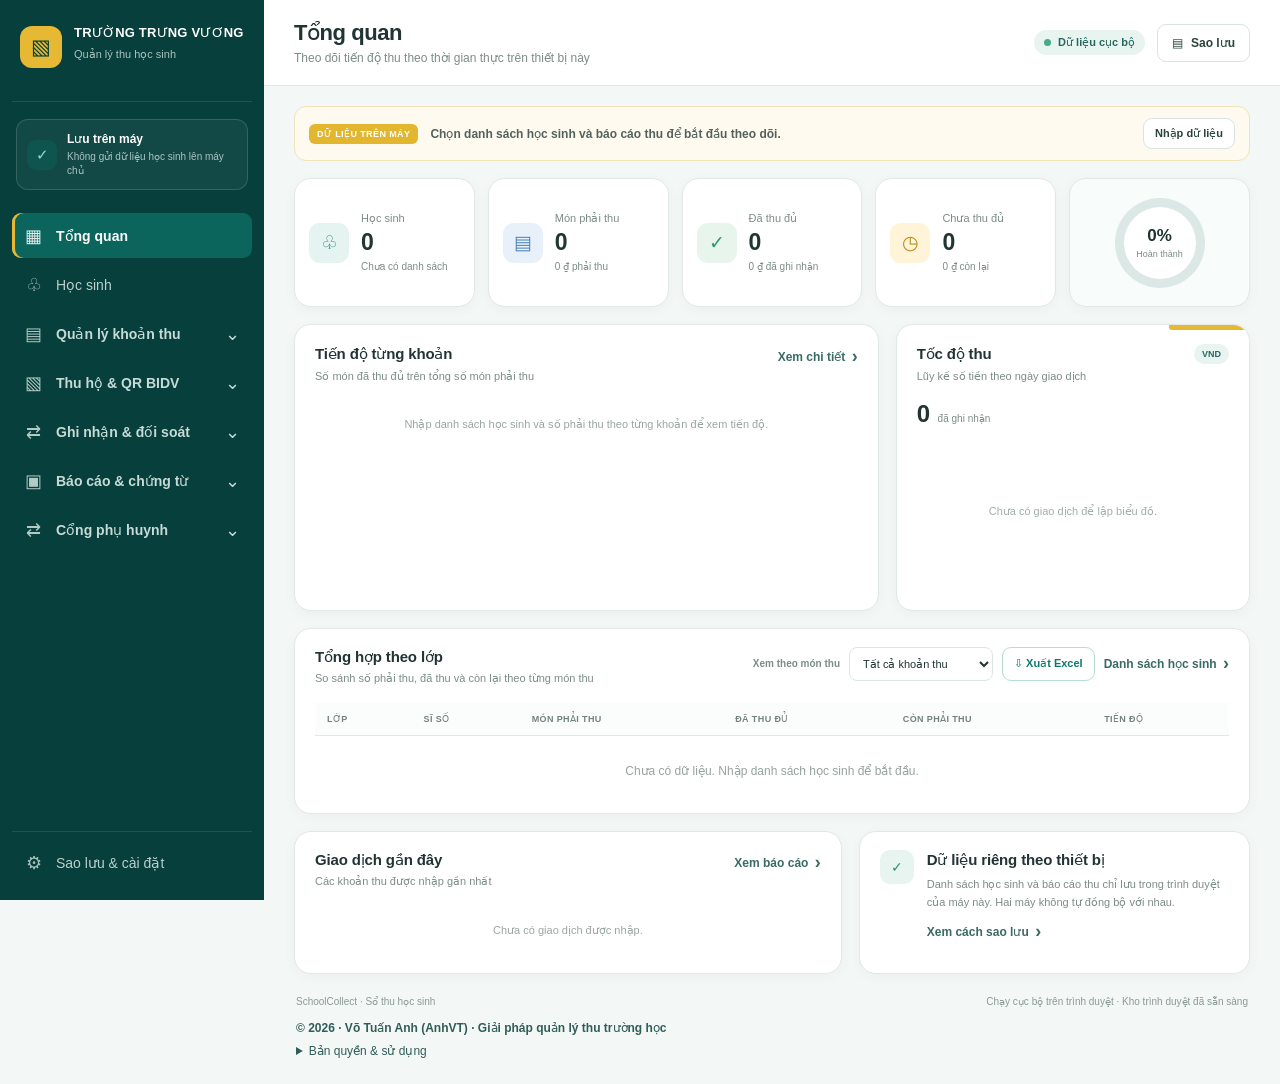
<file: index.html>
<!doctype html>
<html lang="vi">
<head>
  <meta charset="utf-8">
  <meta name="viewport" content="width=device-width, initial-scale=1">
  <meta name="theme-color" content="#063f3b">
  <meta name="description" content="Quản lý và đối soát từng khoản thu học sinh. Dữ liệu được lưu cục bộ trên thiết bị đang sử dụng.">
  <meta http-equiv="Content-Security-Policy" content="default-src 'self'; script-src 'self'; connect-src 'self'; object-src 'none'; base-uri 'self'; img-src 'self' data:; style-src 'self' 'unsafe-inline'; worker-src 'self'; manifest-src 'self'; form-action 'self'">
  <link rel="manifest" href="manifest.json">
  <link rel="stylesheet" href="styles.css?v=tv-menu-20261108">
  <title>Trường Trưng Vương · Quản lý thu học sinh</title>
</head>
<body>
  <div class="app-shell">
    <aside class="sidebar" id="sidebar">
      <div class="brand school-brand">
        <div class="brand-mark" aria-hidden="true">▧</div>
        <div class="brand-copy"><strong>TRƯỜNG TRƯNG VƯƠNG</strong><small>Quản lý thu học sinh</small></div>
      </div>
      <div class="local-pill"><span class="shield-icon" aria-hidden="true">✓</span><div><strong>Lưu trên máy</strong><small>Không gửi dữ liệu học sinh lên máy chủ</small></div></div>
      <nav class="nav" aria-label="Điều hướng chính">
        <button class="nav-item nav-direct active" data-page="dashboard"><span class="nav-icon" aria-hidden="true">▦</span>Tổng quan</button>
        <button class="nav-item nav-direct" data-page="students"><span class="nav-icon" aria-hidden="true">♧</span>Học sinh</button>

        <div class="nav-section" data-nav-section="collections">
          <button class="nav-item nav-group-toggle" type="button" data-nav-group="collections" aria-expanded="false" aria-controls="nav-collections"><span class="nav-icon" aria-hidden="true">▤</span><span class="nav-group-label">Quản lý khoản thu</span><span class="nav-chevron" aria-hidden="true">⌄</span></button>
          <div class="nav-submenu" id="nav-collections" hidden>
            <button class="nav-item nav-child" data-page="fees">Theo dõi phải thu</button>
            <button class="nav-item nav-child" data-page="fee-setup">Thiết lập & phân giao</button>
          </div>
        </div>

        <div class="nav-section" data-nav-section="bidv">
          <button class="nav-item nav-group-toggle" type="button" data-nav-group="bidv" aria-expanded="false" aria-controls="nav-bidv"><span class="nav-icon" aria-hidden="true">▧</span><span class="nav-group-label">Thu hộ & QR BIDV</span><span class="nav-chevron" aria-hidden="true">⌄</span></button>
          <div class="nav-submenu" id="nav-bidv" hidden>
            <button class="nav-item nav-child" data-page="bidv-export">Xuất bảng kê BIDV</button>
            <a class="nav-item nav-child qr-external-link" href="https://anhvt777.github.io/bidvqrgen/studio/" target="_blank" rel="noopener noreferrer">Công cụ tạo QR <span class="external-link-mark" aria-hidden="true">↗</span></a>
          </div>
        </div>

        <div class="nav-section" data-nav-section="reconciliation">
          <button class="nav-item nav-group-toggle" type="button" data-nav-group="reconciliation" aria-expanded="false" aria-controls="nav-reconciliation"><span class="nav-icon" aria-hidden="true">⇄</span><span class="nav-group-label">Ghi nhận & đối soát</span><span class="nav-chevron" aria-hidden="true">⌄</span></button>
          <div class="nav-submenu" id="nav-reconciliation" hidden>
            <button class="nav-item nav-child" data-page="imports">Nhập sao kê & dữ liệu</button>
            <button class="nav-item nav-child" data-page="cash-collection">Thu tiền mặt theo phiên</button>
            <button class="nav-item nav-child" data-page="manual-import">Nhập thu ngoài BIDV</button>
          </div>
        </div>

        <div class="nav-section" data-nav-section="reports">
          <button class="nav-item nav-group-toggle" type="button" data-nav-group="reports" aria-expanded="false" aria-controls="nav-reports"><span class="nav-icon" aria-hidden="true">▣</span><span class="nav-group-label">Báo cáo & chứng từ</span><span class="nav-chevron" aria-hidden="true">⌄</span></button>
          <div class="nav-submenu" id="nav-reports" hidden>
            <button class="nav-item nav-child" data-page="history">Tra cứu & báo cáo</button>
            <button class="nav-item nav-child" data-page="receipts">Phiếu thu / Xác nhận</button>
          </div>
        </div>

        <div class="nav-section" data-nav-section="parents">
          <button class="nav-item nav-group-toggle" type="button" data-nav-group="parents" aria-expanded="false" aria-controls="nav-parents"><span class="nav-icon" aria-hidden="true">⇄</span><span class="nav-group-label">Cổng phụ huynh</span><span class="nav-chevron" aria-hidden="true">⌄</span></button>
          <div class="nav-submenu" id="nav-parents" hidden>
            <a class="nav-item nav-child qr-external-link" href="https://school-parent-dev.tuananh0001.workers.dev/admin/qr-template" target="_blank" rel="noopener noreferrer">Mẫu hiển thị QR · BIDV <span class="external-link-mark" aria-hidden="true">↗</span></a>
            <a class="nav-item nav-child qr-external-link" href="https://school-parent-dev.tuananh0001.workers.dev/admin/lookup-codes?school_id=TRUNGVUONG&amp;mode=bulk" target="_blank" rel="noopener noreferrer">Cấp mã theo lớp / danh sách <span class="external-link-mark" aria-hidden="true">↗</span></a>
            <a class="nav-item nav-child qr-external-link" href="https://school-parent-dev.tuananh0001.workers.dev/admin/lookup-codes?school_id=TRUNGVUONG&amp;mode=single" target="_blank" rel="noopener noreferrer">Cấp lại mã khi quên <span class="external-link-mark" aria-hidden="true">↗</span></a>
            <a class="nav-item nav-child qr-external-link" href="./pilot/school-qr-sync.html" target="_blank" rel="noopener noreferrer">Đối chiếu & chuyển QR <span class="external-link-mark" aria-hidden="true">↗</span></a>
            <a class="nav-item nav-child qr-external-link" href="https://school-parent-dev.tuananh0001.workers.dev/" target="_blank" rel="noopener noreferrer">Mở cổng tra cứu <span class="external-link-mark" aria-hidden="true">↗</span></a>
            <details class="nav-tools"><summary>Công cụ kiểm thử</summary><a class="nav-item nav-child qr-external-link" href="./pilot/trungvuong-qr-staging.html" target="_blank" rel="noopener noreferrer">Kiểm thử QR Engine <span class="external-link-mark" aria-hidden="true">↗</span></a></details>
          </div>
        </div>
      </nav>
      <div class="sidebar-bottom">
        <button class="nav-item" data-page="settings"><span class="nav-icon">⚙</span>Sao lưu & cài đặt</button>
      </div>
    </aside>

    <main class="main-area">
      <header class="topbar">
        <button class="mobile-menu" id="menuToggle" aria-label="Mở menu">☰</button>
        <div><div class="page-title" id="topTitle">Tổng quan</div><div class="page-subtitle" id="topSubtitle">Theo dõi tiến độ thu theo thời gian thực trên thiết bị này</div></div>
        <div class="top-actions"><span class="local-tag"><i></i>Dữ liệu cục bộ</span><button class="button button-outline backup-top" id="backupButtonTop"><span>▤</span> Sao lưu</button></div>
      </header>

      <section class="page active" id="page-dashboard">
        <div class="notice notice-sample" id="dataNotice"><span class="sample-label">DỮ LIỆU TRÊN MÁY</span><strong id="dataNoticeText">Chọn danh sách học sinh và báo cáo thu để bắt đầu theo dõi.</strong><button class="button button-small button-outline" data-go="imports">Nhập dữ liệu</button></div>
        <div class="stats-grid">
          <article class="stat-card"><div class="stat-icon mint">♧</div><div><span class="stat-label">Học sinh</span><strong class="stat-value" id="statStudents">0</strong><small class="stat-hint" id="statClasses">Chưa có danh sách</small></div></article>
          <article class="stat-card"><div class="stat-icon blue">▤</div><div><span class="stat-label">Món phải thu</span><strong class="stat-value" id="statFeeItems">0</strong><small class="stat-hint" id="statDueAmount">0 ₫ phải thu</small></div></article>
          <article class="stat-card"><div class="stat-icon green">✓</div><div><span class="stat-label">Đã thu đủ</span><strong class="stat-value" id="statPaidItems">0</strong><small class="stat-hint" id="statPaidAmount">0 ₫ đã ghi nhận</small></div></article>
          <article class="stat-card"><div class="stat-icon amber">◷</div><div><span class="stat-label">Chưa thu đủ</span><strong class="stat-value" id="statUnpaidItems">0</strong><small class="stat-hint" id="statRemainAmount">0 ₫ còn lại</small></div></article>
          <article class="stat-card completion-card"><div class="completion-ring" id="completionRing"><div><strong id="completionPercent">0%</strong><small>Hoàn thành</small></div></div></article>
        </div>

        <div class="dashboard-grid">
          <article class="panel fee-progress-panel">
            <div class="panel-header"><div><h2>Tiến độ từng khoản</h2><p>Số món đã thu đủ trên tổng số món phải thu</p></div><button class="text-button" data-go="fees">Xem chi tiết <span>›</span></button></div>
            <div class="fee-progress-list" id="feeProgressList"><div class="empty-inline">Nhập danh sách học sinh để xem tiến độ từng khoản thu.</div></div>
          </article>
          <article class="panel collection-speed-panel">
            <div class="panel-header"><div><h2>Tốc độ thu</h2><p>Lũy kế số tiền theo ngày giao dịch</p></div><span class="mini-tag">VND</span></div>
            <div class="speed-total"><strong id="chartTotal">0</strong><span>đã ghi nhận</span></div>
            <div class="chart-wrap" id="collectionChart"><div class="chart-empty">Chưa có giao dịch để lập biểu đồ.</div></div>
          </article>
        </div>

        <article class="panel table-panel class-summary-panel">
          <div class="panel-header class-summary-header"><div><h2>Tổng hợp theo lớp</h2><p>So sánh số phải thu, đã thu và còn lại theo từng món thu</p></div><div class="class-summary-actions"><label for="classFeeFilter">Xem theo món thu</label><select id="classFeeFilter"><option value="all">Tất cả khoản thu</option><option value="mandatory">BH thân thể (BHTT)</option><option value="insurance">Bảo hiểm y tế (BHYT)</option><option value="service">Dịch vụ khác</option></select><button class="button button-outline button-small export-class-report" id="exportClassFeeReport">⇩ Xuất Excel</button><button class="text-button" data-go="students">Danh sách học sinh <span>›</span></button></div></div>
          <div class="table-wrap"><table><thead><tr><th>LỚP</th><th>SĨ SỐ</th><th>MÓN PHẢI THU</th><th>ĐÃ THU ĐỦ</th><th>CÒN PHẢI THU</th><th>TIẾN ĐỘ</th></tr></thead><tbody id="classTable"><tr><td colspan="6" class="empty-cell">Chưa có dữ liệu. Nhập danh sách học sinh để bắt đầu.</td></tr></tbody></table></div>
        </article>
        <div class="bottom-grid">
          <article class="panel"><div class="panel-header"><div><h2>Giao dịch gần đây</h2><p>Các khoản thu được nhập gần nhất</p></div><button class="text-button" data-go="imports">Xem báo cáo <span>›</span></button></div><div class="recent-list" id="recentTransactions"><div class="empty-inline">Chưa có giao dịch được nhập.</div></div></article>
          <article class="panel privacy-card"><div class="privacy-mark">✓</div><div><h2>Dữ liệu riêng theo thiết bị</h2><p>Danh sách học sinh và báo cáo thu chỉ lưu trong trình duyệt của máy này. Hai máy không tự đồng bộ với nhau.</p><button class="text-button" data-go="settings">Xem cách sao lưu <span>›</span></button></div></article>
        </div>
      </section>

      <section class="page" id="page-students">
        <div class="page-heading"><div><span class="eyebrow">DANH SÁCH GỐC</span><h1>Học sinh</h1><p>Quản lý hồ sơ học sinh và toàn bộ các khoản phải thu đã phân giao.</p></div><div class="fee-builder-actions"><button class="button button-outline" id="addStudentButton">＋ Thêm học sinh</button><button class="button button-primary" id="studentImportButton">⇧ Tải file học sinh</button></div></div>
        <div class="toolbar"><div class="search-box"><span>⌕</span><input id="studentSearch" type="search" placeholder="Tìm theo tên, mã học sinh, Mã số CĐ, lớp..."></div><div class="toolbar-right"><select id="studentStatusFilter" class="compact-select"><option value="active">Đang học</option><option value="inactive">Đã nghỉ/chuyển trường</option><option value="all">Tất cả học sinh</option></select><span id="studentCountLabel">0 học sinh</span><button class="button button-outline" id="exportStudents">↓ Xuất danh sách</button></div></div>
        <div class="student-warning-panel" id="studentWarningPanel" hidden><div><strong id="studentWarningTitle">Có hồ sơ cần bổ sung</strong><p id="studentWarningText"></p></div><button class="button button-outline button-small" id="showIncompleteStudents">Xem hồ sơ cần bổ sung</button></div>
        <article class="panel table-panel"><div class="table-wrap"><table class="student-master-table"><thead><tr><th>MÃ HS THEO LỚP</th><th>HỌ VÀ TÊN</th><th>LỚP</th><th>GIỚI TÍNH</th><th>NGÀY SINH</th><th>TRẠNG THÁI</th><th>PHÂN LOẠI / GHI CHÚ</th><th>MÓN PHẢI THU</th><th>PHẢI THU</th><th>ĐÃ THU</th><th>CÒN LẠI</th><th></th></tr></thead><tbody id="studentsTable"><tr><td colspan="12" class="empty-cell">Chưa có học sinh. Hãy tải file danh sách gốc của trường.</td></tr></tbody></table></div></article>
        <p class="table-note">Web chỉ hiển thị các trường có trong file của Trường Trưng Vương, cộng với mã HS theo lớp do hệ thống tạo. Không tự suy đoán phụ huynh, điện thoại, CCCD hoặc các trường không có trong file. BHYT/BHTT được đọc trực tiếp thành khoản phải thu.</p>
      </section>

      <section class="page" id="page-fee-setup">
        <div class="page-heading"><div><span class="eyebrow">CẤU HÌNH THU</span><h1>Thiết lập khoản thu</h1><p>Tạo khoản thu một lần, sau đó phân giao cho toàn trường, theo khối, theo lớp hoặc từng học sinh.</p></div><button class="button button-outline" id="newFeeButton">＋ Khoản thu mới</button></div>
        <div class="fee-setup-layout">
          <article class="panel fee-builder">
            <div class="panel-header"><div><h2 id="feeBuilderTitle">Tạo khoản thu</h2><p>Mã khoản và mã khách hàng sau khi phát hành nên được giữ ổn định để đối soát ngân hàng.</p></div><span class="mini-tag">Lưu cục bộ</span></div>
            <input type="hidden" id="feeEditingId">
            <div class="fee-form-grid">
              <label class="qr-field"><span>Tên khoản thu</span><input id="feeName" maxlength="80" placeholder="Ví dụ: Bảo hiểm thân thể"></label>
              <label class="qr-field"><span>Mã khoản</span><input id="feeCode" maxlength="12" placeholder="Ví dụ: BHTT"></label>
              <label class="qr-field"><span>Ký hiệu khoản thu (2 ký tự)</span><input id="feeShortCode" maxlength="2" list="feeShortCodeOptions" placeholder="TT"><datalist id="feeShortCodeOptions"><option value="YT">Bảo hiểm y tế</option><option value="TT">Bảo hiểm thân thể</option><option value="DV">Dịch vụ</option><option value="KH">Khoản khác</option></datalist></label>
              <label class="qr-field"><span>Số tiền / học sinh</span><input id="feeAmount" inputmode="numeric" placeholder="Ví dụ: 150000"></label>
              <label class="qr-field"><span>Nhóm khoản</span><select id="feeCategory"><option value="service">Khoản thu / dịch vụ khác</option><option value="insurance">Bảo hiểm y tế (BHYT)</option><option value="mandatory">Bảo hiểm thân thể (BHTT)</option><option value="other">Khoản khác</option></select></label>
              <label class="qr-field"><span>Tiền tố mã KH</span><input id="feePrefix" maxlength="8" value="TV" placeholder="TV"></label>
              <label class="qr-field"><span>Kỳ thu (bán trú bắt buộc YYYY-MM)</span><input id="feePeriod" maxlength="16" placeholder="2026-11 hoặc 2026"></label>
              <label class="qr-field"><span>Phạm vi phân giao</span><select id="feeScope"><option value="all">Toàn trường</option><option value="grade">Theo khối</option><option value="class">Theo lớp</option><option value="student">Chọn học sinh</option></select></label>
            </div>
            <div class="fee-target-block">
              <div class="fee-target-head"><strong>Đối tượng áp dụng</strong><span id="feeTargetSummary">Toàn bộ học sinh hiện có</span></div>
              <select id="feeTargets" multiple size="7" aria-label="Chọn đối tượng phân giao"></select>
              <small>Giữ Ctrl/Cmd để chọn nhiều khối, lớp hoặc học sinh. Với “Toàn trường” không cần chọn.</small>
            </div>
            <div class="fee-code-preview"><span>Mẫu mã khách hàng</span><strong id="feeCodePreview">Mã HS theo lớp + ký hiệu 2 ký tự</strong><small id="feeCodePreviewExample">Ví dụ sẽ hiển thị sau khi có danh sách học sinh.</small></div>
            <div class="fee-builder-actions"><button class="button button-outline" id="cancelFeeEdit" hidden>Hủy</button><button class="button button-primary" id="saveFeeAssignment">Tạo & phân giao</button></div>
          </article>
          <article class="panel fee-catalog-panel">
            <div class="panel-header"><div><h2>Danh mục khoản thu</h2><p>Các khoản đã tạo và số học sinh đang được phân giao.</p></div><span class="mini-tag" id="feeCatalogCount">0 khoản</span></div>
            <div class="fee-catalog-list" id="feeCatalogList"><div class="empty-inline">Chưa có khoản thu. Tạo khoản đầu tiên ở biểu mẫu bên trái.</div></div>
          </article>
        </div>

      </section>

      <section class="page" id="page-bidv-export">
        <div class="page-heading"><div><span class="eyebrow">BẢNG KÊ NGÂN HÀNG</span><h1>Bảng kê BIDV</h1><p>Tạo mã khách hàng duy nhất theo từng học sinh + món thu và xuất XLSX đúng cấu trúc nhập chương trình thu hộ.</p></div></div>
        <article class="panel bidv-export-panel">
          <div class="panel-header"><div><span class="eyebrow">BẢNG KÊ BIDV</span><h2>Xuất bảng kê thu hộ</h2><p>Xuất đúng cấu trúc 16 cột của mẫu BIDV để nhập chương trình tạo bảng kê thu hộ. Mỗi món thu của từng học sinh có một Mã khách hàng duy nhất.</p></div><span class="mini-tag">XLSX</span></div>
          <div class="fee-form-grid">
            <label class="qr-field"><span>Khoản thu cần xuất</span><select id="bidvExportFee"><option value="">— Chọn khoản thu —</option></select></label>
            <label class="qr-field"><span>Phạm vi</span><select id="bidvExportScope"><option value="all">Toàn bộ học sinh được phân giao</option><option value="grade">Theo khối</option><option value="class">Theo lớp</option></select></label>
            <label class="qr-field"><span>Đối tượng</span><select id="bidvExportTarget"><option value="all">Tất cả</option></select></label>
            <label class="qr-field"><span>Kỳ hóa đơn</span><input id="bidvBillPeriod" maxlength="20" value="2026-11" placeholder="Bán trú: 2026-11; bảo hiểm: 2026"></label>
            <label class="qr-field"><span>Tiền tố bổ sung (không bắt buộc)</span><input id="bidvCustomerPrefix" maxlength="8" value="" placeholder="Để trống nếu không cần"></label>
            <label class="qr-field"><span>Cấu trúc Mã khách hàng</span><input id="bidvCustomerTemplate" maxlength="80" value="{YY}{CLASS}{SEQ}{FEE}" placeholder="{YY}{CLASS}{SEQ}{FEE}"></label>
          </div>
          <div class="mapping-note"><span class="note-icon">i</span><div><strong>Các biến có thể dùng:</strong><p><code>{PREFIX}</code> tiền tố tùy chọn · <code>{YY}</code>/<code>{YYYY}</code> năm · <code>{CLASS}</code> lớp · <code>{SEQ}</code> số thứ tự 01–99 · <code>{HS}</code> mã HS theo lớp · <code>{BASE}</code> mã HS gốc · <code>{CD}</code> Mã số CĐ · <code>{FEE}</code> ký hiệu khoản 2 ký tự. Với bán trú (BT), hệ thống tự thêm đúng hai số tháng ở cuối mã (ví dụ BT11) và bắt buộc kỳ YYYY-MM; bảo hiểm theo năm giữ mã cũ. File BIDV chỉ gồm chữ không dấu và số.</p></div></div>
          <div class="fee-code-preview"><span>Xem trước Mã khách hàng</span><strong id="bidvCustomerPreview">267C201TT</strong><small id="bidvCustomerPreviewText">Khuyến nghị: năm 2 số + lớp + STT 2 số + ký hiệu khoản 2 ký tự. Không cần TV.</small></div>
          <label class="check-row"><input type="checkbox" id="bidvOnlyUnpaid" checked><span>Chỉ xuất các khoản chưa thu</span></label>
          <div class="fee-builder-actions"><button class="button button-outline" id="bidvValidateExport">Kiểm tra mã</button><button class="button button-primary" id="bidvExportXlsx">↓ Xuất XLSX BIDV</button></div>
          <div class="last-import" id="bidvExportStatus">Chưa kiểm tra dữ liệu xuất.</div>
        </article>

        <article class="panel bidv-export-panel qr-file-export-panel">
          <div class="panel-header"><div><span class="eyebrow">FILE TẠO QR ĐỊNH DANH</span><h2>Xuất bảng kê tạo QR</h2><p>Xuất đúng 11 cột theo mẫu. Bán trú tự thêm 2 chữ số tháng ở cuối AccountNumber; nhập kỳ YYYY-MM (ví dụ 2026-11) và tạo khoản mới cho mỗi tháng. BIDV và BankBin 970418 được tự điền cố định; người dùng chỉ chọn phạm vi và món thu cần xuất.</p></div><span class="mini-tag">XLSX · QR</span></div>
          <div class="fee-form-grid">
            <label class="qr-field"><span>Phạm vi xuất</span><select id="qrFileScope"><option value="all">Toàn bộ danh sách trường</option><option value="class">Theo lớp</option><option value="student">Theo học sinh</option></select></label>
            <label class="qr-field"><span>Đối tượng</span><select id="qrFileTarget"><option value="all">Tất cả</option></select></label>
            <label class="qr-field"><span>Món thu</span><select id="qrFileFee"><option value="all">Tất cả món thu</option></select></label>
            <label class="qr-field"><span>Mã đầu định danh</span><input id="qrFilePrefix" maxlength="30" value="V6" placeholder="Ví dụ: V6"></label>
            <label class="qr-field"><span>Kỳ thu</span><input id="qrFilePeriod" maxlength="30" value="2026-11" placeholder="Bán trú: 2026-11; bảo hiểm: 2026"></label>
            <label class="qr-field"><span>Cấu trúc mã QR</span><input value="Mã đầu định danh + Mã khách hàng BIDV" readonly></label>
          </div>
          <div class="mapping-note"><span class="note-icon">i</span><div><strong>Cấu trúc file QR:</strong><p><code>AccountNumber</code> = Mã đầu định danh + đúng Mã khách hàng BIDV của cùng học sinh/món thu (cùng tiền tố, năm 2 số, lớp, STT và ký hiệu khoản). <code>AccountName</code> = Họ tên học sinh + lớp. <code>Remark</code> = AccountName + NOP + Tên khoản thu + kỳ thu; tự loại mã BHYT/BHTT/TT/YT bị lặp.</p></div></div>
          <div class="fee-code-preview"><span>Xem trước</span><strong id="qrFileAccountPreview">—</strong><small id="qrFileRemarkPreview">Chọn dữ liệu để xem AccountNumber và Remark mẫu.</small></div>
          <label class="check-row"><input type="checkbox" id="qrFileOnlyUnpaid" checked><span>Chỉ xuất các món chưa thu</span></label>
          <div class="fee-builder-actions"><button class="button button-outline" id="qrFileValidate">Kiểm tra file QR</button><button class="button button-primary" id="qrFileExport">↓ Xuất XLSX tạo QR</button></div>
          <div class="last-import" id="qrFileStatus">Chưa kiểm tra dữ liệu xuất.</div>
        </article>
      </section>

      <section class="page" id="page-fees">
        <div class="page-heading"><div><span class="eyebrow">CHI TIẾT THU</span><h1>Khoản thu</h1><p>Xem riêng BHYT, BHTT và các khoản dịch vụ khác.</p></div><button class="button button-primary" data-go="imports">⇧ Nhập báo cáo thu</button></div>
        <div class="fee-detail-grid" id="feeCategoryCards"><div class="panel empty-state">Nhập danh sách học sinh và báo cáo thu để xem chi tiết.</div></div>
        <article class="panel table-panel fee-breakdown-panel"><div class="panel-header"><div><h2>Chi tiết dịch vụ khác</h2><p>Tách theo nội dung thực tế như gửi xe, nước uống và dịch vụ khác.</p></div><span class="mini-tag" id="serviceTxnCount">0 giao dịch</span></div><div class="table-wrap"><table><thead><tr><th>NỘI DUNG THU</th><th>SỐ GIAO DỊCH</th><th>SỐ HỌC SINH</th><th>SỐ TIỀN ĐÃ THU</th></tr></thead><tbody id="serviceBreakdownTable"><tr><td colspan="4" class="empty-cell">Chưa có giao dịch dịch vụ.</td></tr></tbody></table></div></article>
        <article class="panel table-panel"><div class="panel-header"><div><h2>Giao dịch theo khoản thu</h2><p>Danh sách chi tiết được nhập trên thiết bị này</p></div><div class="filter-pills"><span class="filter-pill">Tất cả <b id="allTxnCount">0</b></span><span class="filter-pill">Khớp <b id="matchedTxnCount">0</b></span><span class="filter-pill">Chưa khớp <b id="unmatchedTxnCount">0</b></span></div></div><div class="table-wrap"><table><thead><tr><th>NGÀY</th><th>MÃ GIAO DỊCH</th><th>KHOẢN THU</th><th>NỘI DUNG</th><th>MÃ HS / HỌC SINH</th><th>SỐ TIỀN</th><th>TRẠNG THÁI</th></tr></thead><tbody id="transactionsTable"><tr><td colspan="7" class="empty-cell">Chưa có báo cáo ngân hàng.</td></tr></tbody></table></div></article>

        <article class="panel cash-file-card">
          <div class="panel-header"><div><h2>Nhập file các món đã thu thủ công</h2><p>Dùng khi kế toán có danh sách thu ngoài BIDV. File có thể chứa Mã HS/Mã theo lớp/Mã số CĐ hoặc Họ tên + Lớp, kèm Khoản thu và Số tiền.</p></div><span class="mini-tag">XLSX · CSV</span></div>
          <div class="receipt-batch-actions">
            <span>File chỉ đưa các dòng hợp lệ vào phiên chờ xác nhận; chưa cộng ngay vào số thu chung.</span>
            <button class="button button-outline" id="downloadManualCollectionTemplate">↓ Tải file mẫu</button>
            <button class="button button-primary" id="manualCollectionImportButton">⇧ Chọn file đã thu</button>
          </div>
          <div class="last-import" id="manualCollectionStatus">Chưa nhập file thu thủ công.</div>
        </article>
        <input type="file" id="manualCollectionFileInput" accept=".xlsx,.csv,.tsv,.txt" hidden>
      </section>

      <section class="page" id="page-qr">
        <div class="page-heading"><div><span class="eyebrow">THANH TOÁN THEO TỪNG MÓN</span><h1>Tạo mã QR</h1><p>Tạo QR cho từng khoản còn phải thu của học sinh, tiền chuyển trực tiếp vào tài khoản trường.</p></div></div>
        <div class="qr-local-note"><span class="note-icon">✓</span><div><strong>Tạo và lưu ảnh ngay trên thiết bị này.</strong><p>Dữ liệu học sinh, số tiền và nội dung chuyển khoản không gửi tới dịch vụ tạo ảnh QR bên ngoài.</p></div></div>
        <div class="qr-layout">
          <article class="panel qr-config-card">
            <div class="panel-header"><div><h2>Tài khoản nhận tiền của trường</h2><p>Thông tin được lưu riêng trong trình duyệt của máy này.</p></div><span class="category-badge">Lưu cục bộ</span></div>
            <div class="qr-config-grid">
              <label class="qr-field"><span>Mã BIN ngân hàng</span><input id="qrBankBin" inputmode="numeric" maxlength="6" placeholder="Ví dụ: 970418"></label>
              <label class="qr-field"><span>Số tài khoản nhận</span><input id="qrAccountNumber" autocomplete="off" placeholder="Số tài khoản trường"></label>
              <label class="qr-field qr-field-wide"><span>Tên chủ tài khoản</span><input id="qrAccountName" autocomplete="organization" maxlength="25" placeholder="Tên chủ tài khoản, tối đa 25 ký tự"></label>
            </div>
            <div class="qr-config-actions"><span id="qrConfigStatus">Chưa thiết lập tài khoản nhận</span><button class="button button-outline" id="saveQrConfig">Lưu tài khoản</button></div>
            <p class="table-note">Hãy kiểm tra mã BIN, số tài khoản và tên người nhận với ngân hàng trước khi gửi QR cho phụ huynh.</p>
          </article>
          <article class="panel qr-create-card">
            <div class="panel-header"><div><h2>Chọn món cần tạo QR</h2><p>Mỗi QR gắn với một học sinh và một khoản thu.</p></div><span class="mini-tag" id="qrDueCount">0 món còn phải thu</span></div>
            <div class="qr-filter-grid">
              <label class="qr-field"><span>Khoản thu</span><select id="qrFeeFilter"><option value="all">Tất cả khoản thu</option><option value="insurance">Bảo hiểm y tế (BHYT)</option><option value="mandatory">Bảo hiểm thân thể (BHTT)</option><option value="service">Dịch vụ</option></select></label>
              <label class="qr-field"><span>Lớp</span><select id="qrClassFilter"><option value="all">Tất cả lớp</option></select></label>
              <label class="qr-field"><span>Danh sách</span><select id="qrStatusFilter"><option value="unpaid">Chỉ món chưa ghi nhận đã thu</option><option value="all">Tất cả món phải thu</option></select></label>
            </div>
            <label class="qr-field" style="display:block;margin:12px 0"><span>Nguồn tạo QR (Pilot, mặc định nguồn hiện tại)</span><select id="qrEngineMode"><option value="legacy">QR hiện tại — ổn định</option><option value="engine">Independent QR Engine v1.0 — thử nghiệm</option></select><small style="display:block;margin-top:6px">QR Engine mới tạo ngay trên trình duyệt; nếu dữ liệu không khớp hoặc tài khoản vượt giới hạn, công cụ sẽ báo lỗi, không âm thầm chuyển nguồn.</small></label><div class="qr-create-actions"><span id="qrSelectionCount">Chưa có QR được tạo</span><button class="button button-primary" id="generateQrs">Tạo QR</button><button class="button button-outline" id="downloadQrs" hidden>↓ Tải ZIP</button></div>
          </article>
        </div>
        <div class="qr-preview-header"><div><h2>Ảnh QR theo học sinh</h2><p id="qrPreviewSummary">Chọn điều kiện rồi bấm “Tạo QR”.</p></div></div>
        <div class="qr-preview-grid" id="qrPreviewGrid"><div class="panel qr-empty-state">Nhập danh sách học sinh có chi tiết từng khoản phải thu để bắt đầu.</div></div>
      </section>

      <section class="page" id="page-notices">
        <div class="page-heading"><div><span class="eyebrow">GỬI PHỤ HUYNH</span><h1>Thông báo nộp tiền</h1><p>Tạo hàng loạt thông báo khoản thu có QR định danh để in A4 hoặc xuất ảnh gửi Zalo/phụ huynh.</p></div><span class="mini-tag">Tạo cục bộ</span></div>
        <div class="notice-tool-grid">
          <article class="panel notice-builder-card">
            <div class="panel-header"><div><h2>1. Chọn đối tượng & khoản thu</h2><p>Mỗi học sinh tạo một thông báo và một QR tổng cho các món được chọn.</p></div><span class="category-badge">BIDV QR</span></div>
            <div class="notice-form-grid">
              <label class="qr-field"><span>Lớp</span><select id="noticeClass"><option value="all">Tất cả lớp</option></select></label>
              <label class="qr-field"><span>Học sinh</span><select id="noticeStudent"><option value="all">Tất cả học sinh trong phạm vi</option></select></label>
              <label class="qr-field"><span>Hạn nộp</span><input id="noticeDeadline" type="date"></label>
              <label class="qr-field"><span>Trạng thái khoản</span><select id="noticeDueStatus"><option value="unpaid">Chỉ khoản chưa thu</option><option value="all">Tất cả khoản được phân giao</option></select></label>
              <label class="qr-field notice-fee-select"><span>Khoản cần thông báo</span><select id="noticeFees" multiple size="7"><option value="all" selected>Tất cả khoản phù hợp</option></select><small>Giữ Ctrl/Cmd để chọn nhiều khoản. Chọn “Tất cả” để lấy toàn bộ khoản phù hợp.</small></label>
              <label class="qr-field notice-message-field"><span>Lời nhắn cuối thông báo</span><textarea id="noticeMessage" rows="4" maxlength="260">Nếu phụ huynh đã thanh toán, vui lòng bỏ qua thông báo này.</textarea></label>
            </div>
            <label class="qr-field" style="display:block;margin:10px 0"><span>Nguồn QR cho thông báo nộp tiền</span><select id="noticeQrEngineMode"><option value="legacy">QR hiện tại — mặc định</option><option value="engine">Independent QR Engine v1.0 — thử nghiệm</option></select><small style="display:block;margin-top:6px">Chỉ chọn QR Engine mới khi kiểm thử trên tài khoản ngân hàng hợp lệ; mỗi mã được soát lại dữ liệu và CRC.</small></label>
            <div class="notice-summary-box"><div><span>Số học sinh</span><strong id="noticeStudentCount">0</strong></div><div><span>Số món</span><strong id="noticeItemCount">0</strong></div><div><span>Tổng cần thông báo</span><strong id="noticeAmountTotal">0 ₫</strong></div></div>
          </article>

          <article class="panel notice-output-card">
            <div class="panel-header"><div><h2>2. Kiểu đầu ra</h2><p>Hai mẫu dùng chung dữ liệu và QR thanh toán.</p></div></div>
            <div class="notice-template-options">
              <label class="notice-template-option selected"><input type="radio" name="noticeTemplate" value="a4" checked><div><strong>Mẫu A4 chuẩn</strong><span>Trang trọng, dễ in/PDF, mỗi học sinh một trang.</span></div><i>A4</i></label>
              <label class="notice-template-option"><input type="radio" name="noticeTemplate" value="mobile"><div><strong>Mẫu ảnh điện thoại</strong><span>Gọn, QR lớn, phù hợp gửi Zalo/Messenger.</span></div><i>9:16</i></label>
            </div>
            <div class="notice-output-actions">
              <button class="button button-outline" id="previewNotices">Xem trước</button>
              <button class="button button-primary" id="printNoticeA4">In / Lưu PDF A4</button>
              <button class="button button-primary" id="downloadNoticeImages">↓ Xuất ZIP ảnh PNG</button>
            </div>
            <div class="notice-export-note"><strong>QR thanh toán:</strong><span>QR được tạo ngay trên máy với số tiền tổng của các khoản đang chọn. Phần dưới QR hiển thị napas247 · BIDV · hoa mai vàng để phụ huynh dễ nhận biết kênh thanh toán.</span></div>
          </article>
        </div>

        <article class="panel notice-preview-panel">
          <div class="panel-header"><div><h2>Xem trước thông báo</h2><p id="noticePreviewSummary">Chọn dữ liệu rồi bấm “Xem trước”.</p></div><span class="mini-tag" id="noticeQrStatus">Chưa tạo QR</span></div>
          <div class="notice-preview-list" id="noticePreviewList"><div class="empty-inline">Chưa có thông báo được tạo.</div></div>
        </article>
        <div class="mapping-note"><span class="note-icon">i</span><div><strong>Dữ liệu riêng tư:</strong><p>Ảnh/PDF được tạo hoàn toàn trong trình duyệt. Danh sách học sinh và số tiền không được gửi lên dịch vụ tạo ảnh bên ngoài.</p></div></div>
      </section>

      <section class="page" id="page-receipts">
        <div class="page-heading"><div><span class="eyebrow">CHỨNG TỪ KHOẢN ĐÃ THU</span><h1>Phiếu thu / Xác nhận</h1><p>Phát hành chứng từ từ các món đã đối soát thành công. Chứng từ chuyển khoản mặc định là “Phiếu xác nhận thanh toán”.</p></div><button class="button button-outline" id="receiptConfigToggle">⚙ Thông tin chứng từ</button></div>

        <article class="panel receipt-config-card" id="receiptConfigCard">
          <div class="panel-header"><div><h2>Thông tin đơn vị & người ký</h2><p>Lưu cục bộ trên thiết bị, dùng để trình bày chứng từ in/PDF.</p></div><span class="mini-tag">Cấu hình</span></div>
          <div class="receipt-config-grid">
            <label class="qr-field"><span>Cơ quan chủ quản</span><input id="receiptParentUnit" value="" maxlength="100"></label>
            <label class="qr-field"><span>Tên đơn vị</span><input id="receiptSchoolName" value="TRƯỜNG TRƯNG VƯƠNG" maxlength="120"></label>
            <label class="qr-field qr-field-wide"><span>Địa chỉ</span><input id="receiptSchoolAddress" maxlength="160" placeholder="Địa chỉ của trường"></label>
            <label class="qr-field"><span>Mã đơn vị / MST (nếu dùng)</span><input id="receiptUnitCode" maxlength="40" placeholder="Không bắt buộc"></label>
            <label class="qr-field"><span>Tiền tố xác nhận chuyển khoản</span><input id="receiptTransferPrefix" value="XN" maxlength="6" placeholder="XN"></label>
            <label class="qr-field"><span>Tiền tố phiếu thu tiền mặt</span><input id="receiptCashPrefix" value="PT" maxlength="6" placeholder="PT"></label>
            <label class="qr-field"><span>Người lập</span><input id="receiptPreparer" maxlength="80" placeholder="Họ và tên"></label>
            <label class="qr-field"><span>Thủ quỹ</span><input id="receiptCashier" maxlength="80" placeholder="Họ và tên"></label>
            <label class="qr-field"><span>Kế toán / Phụ trách kế toán</span><input id="receiptAccountant" maxlength="80" placeholder="Họ và tên"></label>
            <label class="qr-field"><span>Thủ trưởng đơn vị</span><input id="receiptHead" maxlength="80" placeholder="Họ và tên"></label>
          </div>
          <div class="receipt-config-actions"><span>Không chèn ảnh chữ ký. Chứng từ chỉ hiển thị họ tên người ký khi đã cấu hình.</span><button class="button button-primary" id="saveReceiptConfig">Lưu cấu hình</button></div>
        </article>

        <article class="panel cash-session-card">
          <div class="panel-header"><div><h2>⚡ Thu tiền mặt nhanh theo phiên</h2><p>Tick các khoản thực nhận, kiểm đếm tiền thực tế và chỉ đồng bộ vào dữ liệu thu chung sau khi thủ quỹ xác nhận khớp.</p></div><span class="category-badge service">CHƯA ĐỒNG BỘ</span></div>
          <div class="cash-session-toolbar">
            <label class="qr-field"><span>Lớp</span><select id="cashSessionClass"><option value="">— Chọn lớp —</option></select></label>
            <label class="qr-field"><span>Tìm học sinh</span><input id="cashSessionSearch" type="search" placeholder="Nhập tên hoặc mã học sinh"></label>
            <label class="qr-field"><span>Ngày thu</span><input id="cashSessionDate" type="date"></label>
            <label class="qr-field"><span>Thủ quỹ</span><input id="cashSessionCashier" maxlength="80" placeholder="Họ và tên thủ quỹ"></label>
            <label class="qr-field"><span>Hình thức</span><select id="cashSessionMethod"><option value="cashier">Thu qua thủ quỹ</option><option value="direct_school">Phụ huynh chuyển thẳng cho trường</option></select></label>
          </div>
          <div class="cash-session-stats">
            <div><span>Học sinh đã chọn</span><strong id="cashSessionStudentCount">0</strong></div>
            <div><span>Số khoản đã chọn</span><strong id="cashSessionItemCount">0</strong></div>
            <div><span>Tổng theo sổ</span><strong id="cashSessionExpected">0 ₫</strong></div>
            <div><span>Tiền thực tế</span><strong id="cashSessionActualLabel">0 ₫</strong></div>
            <div><span>Chênh lệch</span><strong id="cashSessionDifference">0 ₫</strong></div>
          </div>
          <div class="cash-session-table-wrap"><table class="cash-session-table"><thead id="cashSessionHead"><tr><th>STT</th><th>HỌC SINH</th><th>LỚP</th><th>Chọn lớp để bắt đầu</th></tr></thead><tbody id="cashSessionBody"><tr><td colspan="4" class="empty-cell">Chọn lớp để hiển thị danh sách thu nhanh.</td></tr></tbody></table></div>
          <div class="cash-session-check">
            <label class="qr-field"><span>Tiền thực tế thủ quỹ kiểm đếm</span><input id="cashSessionActual" inputmode="numeric" placeholder="Nhập số tiền thực tế"></label>
            <div class="cash-session-status" id="cashSessionStatus">Chưa có khoản được chọn.</div>
          </div>
          <div class="receipt-batch-actions cash-session-actions">
            <span>Phiên chưa xác nhận không được tính vào số thu chung. Hệ thống chặn các món đã thu qua BIDV hoặc đã xác nhận trước đó.</span>
            <button class="button button-outline" id="cashierFileImportButton">⇧ Upload file thủ quỹ</button>
            <button class="button button-outline" id="exportCashSession">↓ Xuất bảng kê phiên</button>
            <button class="button button-outline" id="clearCashSession">Hủy lựa chọn</button>
            <button class="button button-primary" id="confirmCashSession" disabled>✓ Xác nhận số thu & đồng bộ</button>
          </div>
          <div class="cashier-file-summary" id="cashierFileSummary">Chưa upload file theo dõi của thủ quỹ.</div>
        </article>
        <input type="file" id="cashierFileInput" accept=".xlsx" hidden>


        <article class="panel cash-entry-card">
          <div class="panel-header"><div><h2>Ghi nhận thu tiền mặt</h2><p>Chọn đúng học sinh và món chưa thu. Khoản tiền mặt được lưu riêng và không bị mất khi cập nhật báo cáo ngân hàng.</p></div><span class="category-badge service">TIỀN MẶT</span></div>
          <div class="cash-entry-grid">
            <label class="qr-field"><span>Lớp</span><select id="cashClass"><option value="">— Chọn lớp —</option></select></label>
            <label class="qr-field"><span>Học sinh</span><select id="cashStudent"><option value="">— Chọn học sinh —</option></select></label>
            <label class="qr-field"><span>Khoản chưa thu</span><select id="cashFee"><option value="">— Chọn khoản thu —</option></select></label>
            <label class="qr-field"><span>Ngày thu</span><input id="cashDate" type="date"></label>
            <label class="qr-field"><span>Người nộp tiền</span><input id="cashPayer" maxlength="100" placeholder="Phụ huynh/người nộp"></label>
            <label class="qr-field"><span>Số tiền</span><input id="cashAmount" readonly></label>
            <label class="qr-field qr-field-wide"><span>Lý do / ghi chú</span><input id="cashNote" maxlength="180" placeholder="Ví dụ: Nộp Bảo hiểm thân thể cho học sinh"></label>
          </div>
          <div class="cash-entry-preview" id="cashEntryPreview">Chọn học sinh và khoản thu để ghi nhận tiền mặt.</div>
          <div class="receipt-batch-actions"><span>Hiện tại chỉ ghi nhận đủ 100% số tiền của từng món để bảo đảm đối soát một-món/một-giao-dịch.</span><button class="button button-outline" id="recordCashPayment">Ghi nhận tiền mặt</button><button class="button button-primary" id="recordAndPrintCash">Ghi nhận & In phiếu thu</button></div>
        </article>

        <article class="panel receipt-filter-card">
          <div class="panel-header"><div><h2>Chọn chứng từ</h2><p>Lọc theo khoản thu, lớp, học sinh, ngày thanh toán và trạng thái phát hành.</p></div><div class="receipt-mini-stats"><span>Chờ cấp <b id="receiptReadyCount">0</b></span><span>Đã cấp <b id="receiptIssuedCount">0</b></span><span>Đã hủy <b id="receiptCancelledCount">0</b></span></div></div>
          <div class="receipt-filter-grid">
            <label class="qr-field"><span>Khoản thu</span><select id="receiptFeeFilter"><option value="all">Tất cả khoản thu</option></select></label>
            <label class="qr-field"><span>Lớp</span><select id="receiptClassFilter"><option value="all">Tất cả lớp</option></select></label>
            <label class="qr-field"><span>Học sinh</span><select id="receiptStudentFilter"><option value="all">Tất cả học sinh</option></select></label>
            <label class="qr-field"><span>Trạng thái</span><select id="receiptStatusFilter"><option value="all">Tất cả</option><option value="ready">Chưa phát hành</option><option value="issued">Đã phát hành</option><option value="cancelled">Đã hủy</option></select></label>
            <label class="qr-field"><span>Hình thức thu</span><select id="receiptMethodFilter"><option value="all">Tất cả</option><option value="transfer">Chuyển khoản/QR</option><option value="cash">Tiền mặt</option></select></label>
            <label class="qr-field"><span>Từ ngày thu</span><input id="receiptDateFrom" type="date"></label>
            <label class="qr-field"><span>Đến ngày thu</span><input id="receiptDateTo" type="date"></label>
          </div>
          <div class="receipt-batch-actions"><span id="receiptFilterSummary">Chưa có món đã thu phù hợp.</span><button class="button button-outline" id="printIssuedReceipts">In/Lưu PDF đã cấp</button><button class="button button-primary" id="issueFilteredReceipts">Phát hành & In/Lưu PDF</button></div>
        </article>

        <article class="panel table-panel receipt-register-panel">
          <div class="panel-header"><div><h2>Sổ chứng từ thu</h2><p>Số chứng từ chạy liên tục theo năm. Chứng từ đã hủy vẫn được giữ lại trong lịch sử.</p></div><button class="button button-outline button-small" id="exportReceiptRegister">↓ Xuất sổ CSV</button></div>
          <div class="table-wrap"><table class="receipt-table"><thead><tr><th>NGÀY THU</th><th>SỐ CT</th><th>HỌC SINH</th><th>LỚP</th><th>KHOẢN THU</th><th>SỐ TIỀN</th><th>MÃ GIAO DỊCH</th><th>TRẠNG THÁI</th><th>THAO TÁC</th></tr></thead><tbody id="receiptTable"><tr><td colspan="9" class="empty-cell">Chưa có món thu hợp lệ để phát hành chứng từ.</td></tr></tbody></table></div>
        </article>
        <div class="mapping-note"><span class="note-icon">i</span><div><strong>Nguyên tắc phát hành:</strong><p>Web chỉ cho cấp chứng từ khi giao dịch đã đối soát thành công, đúng học sinh, đúng món và đúng số tiền. Chứng từ bị hủy không bị xóa số; muốn phát hành lại sẽ dùng số mới.</p></div></div>
      </section>

      <section class="page" id="page-imports">
        <div class="page-heading"><div><span class="eyebrow">CẬP NHẬT DỮ LIỆU</span><h1>Nhập dữ liệu</h1><p>Nhập danh sách học sinh trước, sau đó bổ sung báo cáo thu mới nhất.</p></div></div>
        <div class="import-cards">
          <article class="panel import-card"><div class="import-card-top"><span class="import-step">01</span><span class="import-card-icon student-icon">♧</span></div><span class="eyebrow">DỮ LIỆU GỐC NHÀ TRƯỜNG</span><h2>Danh sách học sinh</h2><p>Tự tìm dòng tiêu đề và nhận diện Tên lớp học, Mã số CĐ, Họ tên, Giới tính, Ngày sinh, Phân loại HS, BHYT, BHTT và Ghi chú. Chỉ Họ tên + Lớp là bắt buộc.</p><div class="file-types">Excel .xlsx · CSV .csv</div><button class="button button-outline full-button" id="studentImportButton2">Chọn file danh sách</button><div class="last-import" id="studentLastImport">Chưa nhập file</div></article>
          <article class="panel import-card featured-import"><div class="import-card-top"><span class="import-step">02</span><span class="import-card-icon bank-icon">₫</span></div><span class="eyebrow">CẬP NHẬT MỖI LẦN CÓ BÁO CÁO MỚI</span><h2>Báo cáo thu</h2><p>Đối soát theo Mã khách hàng, số hóa đơn, ngày giao dịch, trạng thái và số tiền trên file ngân hàng.</p><div class="file-types">Excel .xlsx · CSV .csv</div><button class="button button-primary full-button" id="bankImportButton">⇧ Chọn file báo cáo thu</button><div class="last-import" id="bankLastImport">Chưa nhập file</div></article>
        </div>
        <div class="mapping-note"><span class="note-icon">i</span><div><strong>Dữ liệu được đọc trực tiếp trong trình duyệt.</strong><p>Danh sách học sinh có thể có nhiều dòng tiêu đề phía trên; web tự tìm dòng chứa Họ tên/Lớp và nhận mẫu của Trường Trưng Vương. “Mã số CĐ” được lưu như mã ngoài để nhận diện bổ sung, không dùng trực tiếp làm mã thanh toán. Báo cáo ngân hàng vẫn ghép bằng mã khách hàng của từng món thu; chỉ giao dịch thành công và đúng số tiền mới được tính đã thu.</p></div></div>
        <article class="panel table-panel"><div class="panel-header"><div><h2>Kết quả đối soát</h2><p>Giao dịch trùng mã sẽ được bỏ qua khi nhập lần tiếp theo</p></div><div class="filter-pills"><span class="filter-pill">Tất cả <b id="importsAllTxnCount">0</b></span><span class="filter-pill">Khớp <b id="importsMatchedTxnCount">0</b></span><span class="filter-pill">Chưa khớp <b id="importsUnmatchedTxnCount">0</b></span></div></div><div class="table-wrap"><table><thead><tr><th>NGÀY</th><th>MÃ GIAO DỊCH</th><th>KHOẢN THU</th><th>NỘI DUNG</th><th>HỌC SINH</th><th>SỐ TIỀN</th><th>TRẠNG THÁI</th></tr></thead><tbody id="importsTransactionsTable"><tr><td colspan="7" class="empty-cell">Chưa có báo cáo thu.</td></tr></tbody></table></div></article>
      </section>

      <section class="page" id="page-history">
        <div class="page-heading"><div><span class="eyebrow">TRA CỨU & XUẤT BÁO CÁO</span><h1>Tra cứu & báo cáo</h1><p>Xuất danh sách học sinh đã nộp theo lớp, học sinh, khoản thu và ngày nộp; đồng thời đối chiếu các đợt chuyển nộp bảo hiểm.</p></div></div>

        <article class="panel paid-report-card">
          <div class="panel-header"><div><h2>Danh sách học sinh đã nộp khoản thu</h2><p>File Excel có thêm cột Ngày nộp để rà soát từng khoản đã ghi nhận.</p></div><span class="mini-tag">XLSX</span></div>
          <div class="receipt-filter-grid paid-report-grid">
            <label class="qr-field"><span>Lớp</span><select id="paidReportClass"><option value="all">Tất cả lớp</option></select></label>
            <label class="qr-field"><span>Học sinh</span><select id="paidReportStudent"><option value="all">Tất cả học sinh</option></select></label>
            <label class="qr-field"><span>Điều kiện</span><select id="paidReportCondition"><option value="any">Có ít nhất 1 khoản đã nộp</option><option value="all">Đã nộp đủ tất cả khoản được chọn</option></select></label>
            <label class="qr-field"><span>Cột ghi chú</span><select id="paidReportNoteMode"><option value="fees">Tên khoản đã nộp</option><option value="blank">Để trống</option></select></label>
            <label class="qr-field"><span>Từ ngày thu</span><input id="paidReportFromDate" type="date"></label>
            <label class="qr-field"><span>Đến ngày thu</span><input id="paidReportToDate" type="date"></label>
            <label class="qr-field paid-report-fees"><span>Khoản thu đã nộp</span><select id="paidReportFees" multiple size="6"><option value="all" selected>Tất cả khoản đã nộp</option></select><small>Giữ Ctrl/Cmd để chọn nhiều khoản. Số tiền và ngày nộp lấy từ giao dịch đã xác nhận.</small></label>
          </div>
          <div class="receipt-batch-actions paid-report-actions"><span id="paidReportSummary">Chưa có dữ liệu đã thu để lập báo cáo.</span><button class="button button-primary" id="exportPaidReport">↓ Xuất Excel danh sách đã nộp</button></div>
        </article>

        <article class="panel insurance-remittance-card">
          <div class="panel-header"><div><h2>Chuyển nộp bảo hiểm</h2><p>Đối chiếu số nhà trường đã thu với số đã chuyển cho đơn vị bảo hiểm; mỗi món đã chuyển được khóa theo học sinh để tránh chuyển trùng.</p></div><span class="mini-tag">ĐỐI CHIẾU</span></div>
          <div class="insurance-remittance-grid">
            <label class="qr-field"><span>Loại bảo hiểm</span><select id="remitFeeType"><option value="insurance">Bảo hiểm y tế (BHYT)</option><option value="mandatory">Bảo hiểm thân thể (BHTT)</option></select></label>
            <label class="qr-field"><span>Từ ngày thu</span><input id="remitFromDate" type="date"></label>
            <label class="qr-field"><span>Đến ngày thu</span><input id="remitToDate" type="date"></label>
            <label class="qr-field"><span>Đơn vị nhận</span><input id="remitRecipient" maxlength="150" placeholder="Ví dụ: BHXH / Công ty bảo hiểm"></label>
            <label class="qr-field"><span>Ngày chuyển nộp</span><input id="remitTransferDate" type="date"></label>
            <label class="qr-field"><span>Số chứng từ / tham chiếu</span><input id="remitReference" maxlength="80" placeholder="Số UNC, mã giao dịch..."></label>
            <label class="qr-field"><span>Số tiền thực chuyển</span><input id="remitActualAmount" inputmode="numeric" placeholder="Nhập số tiền thực chuyển"></label>
            <label class="qr-field"><span>Ghi chú</span><input id="remitNote" maxlength="200" placeholder="Nội dung bổ sung (nếu có)"></label>
          </div>
          <div class="insurance-remittance-stats">
            <div><span>Đã thu phù hợp</span><strong id="remitCollected">0 ₫</strong></div>
            <div><span>Đã chuyển trước đó</span><strong id="remitPreviously">0 ₫</strong></div>
            <div><span>Còn phải chuyển</span><strong id="remitPending">0 ₫</strong></div>
            <div><span>Số học sinh chờ chuyển</span><strong id="remitStudentCount">0</strong></div>
            <div><span>Chênh lệch</span><strong id="remitDifference">0 ₫</strong></div>
          </div>
          <div class="insurance-remittance-status" id="remitStatus">Chọn loại bảo hiểm và khoảng thời gian thu để lập đợt chuyển.</div>
          <div class="table-wrap insurance-remittance-preview"><table><thead><tr><th>STT</th><th>HỌC SINH</th><th>LỚP</th><th>NGÀY NỘP</th><th>SỐ TIỀN</th><th>TRẠNG THÁI</th></tr></thead><tbody id="remitPreviewBody"><tr><td colspan="6" class="empty-cell">Chưa có dữ liệu chờ chuyển.</td></tr></tbody></table></div>
          <div class="receipt-batch-actions insurance-remittance-actions"><span>Chỉ xác nhận khi số tiền thực chuyển khớp đúng số còn phải chuyển.</span><button class="button button-outline" id="exportRemitPreview">↓ Xuất bảng kê chuyển nộp</button><button class="button button-primary" id="confirmRemittance" disabled>✓ Xác nhận đã chuyển nộp</button></div>
          <div class="insurance-remittance-history">
            <div class="panel-header compact"><div><h3>Lịch sử chuyển nộp</h3><p>Các đợt đã xác nhận trên thiết bị này.</p></div></div>
            <div class="table-wrap"><table><thead><tr><th>NGÀY CHUYỂN</th><th>LOẠI</th><th>ĐƠN VỊ NHẬN</th><th>SỐ HS</th><th>SỐ TIỀN</th><th>THAM CHIẾU</th></tr></thead><tbody id="remitHistoryBody"><tr><td colspan="6" class="empty-cell">Chưa có đợt chuyển nộp.</td></tr></tbody></table></div>
          </div>
        </article>

        <article class="panel table-panel"><div class="panel-header"><div><h2>Lịch sử nhập file</h2><p>Nhật ký chỉ lưu trên máy đang sử dụng</p></div></div><div class="table-wrap"><table><thead><tr><th>THỜI GIAN</th><th>LOẠI FILE</th><th>TÊN FILE</th><th>SỐ DÒNG</th><th>KẾT QUẢ</th></tr></thead><tbody id="historyTable"><tr><td colspan="5" class="empty-cell">Chưa có lịch sử nhập file.</td></tr></tbody></table></div></article>
      </section>

      <section class="page" id="page-settings">
        <article class="panel" style="padding:18px;margin-bottom:18px"><h2>Chuẩn bị dữ liệu cổng phụ huynh</h2><p>Chỉ xuất tệp JSON để kiểm tra ngoại tuyến. Chưa tự gửi dữ liệu học sinh lên internet. Không đưa tệp vào GitHub.</p><button type="button" class="button button-primary" id="exportParentPreview">Xuất bản nháp đồng bộ phụ huynh (JSON)</button><p id="parentExportStatus" role="status"></p></article>
        <div class="page-heading"><div><span class="eyebrow">AN TOÀN DỮ LIỆU</span><h1>Sao lưu & cài đặt</h1><p>Quản lý dữ liệu đang lưu trên thiết bị này.</p></div></div>
        <div class="settings-grid">
          <article class="panel setting-card"><div class="setting-icon">⤓</div><h2>Sao lưu dữ liệu</h2><p>Tải xuống bản sao lưu được mã hóa bằng mật khẩu, gồm học sinh, khoản thu, giao dịch và nhật ký.</p><button class="button button-primary" id="backupButton">Tạo bản sao lưu</button></article>
          <article class="panel setting-card"><div class="setting-icon">⤒</div><h2>Khôi phục dữ liệu</h2><p>Chọn bản sao lưu đã tạo để chuyển dữ liệu sang máy khác. Cần đúng mật khẩu.</p><button class="button button-outline" id="restoreButton">Chọn tệp sao lưu</button></article>
          <article class="panel setting-card danger-card"><div class="setting-icon">⌫</div><h2>Xóa dữ liệu trên máy này</h2><p>Xóa học sinh, giao dịch và lịch sử đã lưu trong trình duyệt hiện tại.</p><button class="button button-danger" id="clearDataButton">Xóa toàn bộ dữ liệu</button></article>
        </div>
        <div class="privacy-explainer"><span class="privacy-mark">✓</span><div><strong>Dữ liệu không tự đồng bộ giữa các máy.</strong><p>Máy kế toán và máy hiệu trưởng có kho riêng. Muốn chuyển số liệu, hãy tạo bản sao lưu có mật khẩu rồi chuyển tệp theo quy trình nội bộ của trường. GitHub chỉ lưu mã giao diện, không lưu danh sách học sinh.</p></div></div>
      </section>

      <footer class="app-footer" style="flex-wrap:wrap"><span>SchoolCollect · Sổ thu học sinh</span><span>Chạy cục bộ trên trình duyệt · <span id="storageStatus">Đang kiểm tra kho dữ liệu…</span></span><div class="copyright-credit" style="flex-basis:100%;font-size:12px;line-height:1.65;color:#315d58"><strong style="font-weight:600">© 2026 · Võ Tuấn Anh (AnhVT) · Giải pháp quản lý thu trường học</strong><details style="margin-top:4px;max-width:100ch"><summary style="cursor:pointer">Bản quyền &amp; sử dụng</summary><p style="margin:6px 0 0">Bảo lưu quyền đối với phần mã nguồn, giao diện và tài liệu thuộc quyền sở hữu hợp pháp. Việc sao chép, sửa đổi hoặc phân phối các phần này cần được chủ sở hữu quyền cho phép, trừ trường hợp pháp luật hoặc giấy phép áp dụng cho phép. Thư viện, logo và tài sản của bên thứ ba thuộc chủ sở hữu tương ứng và tuân theo giấy phép riêng.</p></details></div></footer>
    </main>
  </div>

  <input type="file" id="studentFileInput" accept=".xlsx,.csv,.tsv,.txt" hidden>
  <input type="file" id="bankFileInput" accept=".xlsx,.csv,.tsv,.txt" hidden>
  <input type="file" id="restoreFileInput" accept=".sctbackup" hidden>
  <div class="class-detail-backdrop" id="classDetailBackdrop">
    <section class="class-detail-sheet" role="dialog" aria-modal="true" aria-labelledby="classDetailTitle">
      <div class="class-detail-head"><div><span class="eyebrow">CHI TIẾT THEO LỚP</span><h2 id="classDetailTitle">Lớp</h2><p id="classDetailSubtitle"></p></div><button class="icon-button" id="classDetailClose" aria-label="Đóng">×</button></div>
      <div class="class-fee-summary" id="classFeeSummary"></div>
      <div class="class-detail-table-wrap"><table class="class-detail-table"><thead><tr><th>MÃ HS</th><th>HỌ VÀ TÊN</th><th>CÁC KHOẢN NỘP</th></tr></thead><tbody id="classStudentTable"></tbody></table></div>
    </section>
  </div>
  <div class="student-profile-backdrop" id="studentProfileBackdrop">
    <section class="student-profile-sheet" role="dialog" aria-modal="true" aria-labelledby="studentProfileTitle">
      <div class="class-detail-head"><div><span class="eyebrow">HỒ SƠ HỌC SINH</span><h2 id="studentProfileTitle">Học sinh</h2><p id="studentProfileSubtitle"></p></div><button class="icon-button" id="studentProfileClose" aria-label="Đóng">×</button></div>
      <div class="student-profile-grid" id="studentProfileInfo"></div>
      <div class="student-profile-actions" id="studentProfileActions"><button class="button button-outline" id="transferStudentButton">⇄ Chuyển lớp</button><button class="button button-outline" id="toggleStudentStatusButton">Ngừng theo dõi</button></div>
      <div class="student-profile-fees"><div class="panel-header"><div><h2>Các khoản phải thu</h2><p>Trạng thái được đối soát theo từng mã khách hàng.</p></div></div><div id="studentProfileFees"></div></div>
    </section>
  </div>
  <div class="student-profile-backdrop" id="studentManageBackdrop">
    <section class="student-profile-sheet student-manage-sheet" role="dialog" aria-modal="true" aria-labelledby="studentManageTitle">
      <div class="class-detail-head"><div><span class="eyebrow">QUẢN LÝ HỌC SINH</span><h2 id="studentManageTitle">Thêm học sinh</h2><p id="studentManageSubtitle">Mã gốc được cấp một lần và giữ cố định.</p></div><button class="icon-button" id="studentManageClose" aria-label="Đóng">×</button></div>
      <div class="fee-form-grid">
        <label class="qr-field"><span>Họ và tên *</span><input id="manageStudentName" maxlength="120"></label>
        <label class="qr-field"><span>Lớp *</span><input id="manageStudentClass" maxlength="20" placeholder="Ví dụ: 6A1"></label>
        <label class="qr-field"><span>Ngày sinh</span><input id="manageStudentBirthDate" type="date"></label>
        <label class="qr-field"><span>Giới tính</span><select id="manageStudentGender"><option value="">—</option><option value="Nam">Nam</option><option value="Nữ">Nữ</option></select></label>
        <label class="qr-field"><span>Mã số CĐ (nếu có)</span><input id="manageStudentExternalCode" maxlength="30"></label>
        <label class="qr-field"><span>Phân loại HS</span><input id="manageStudentType" maxlength="80"></label>
        <label class="qr-field"><span>Ghi chú</span><input id="manageStudentNote" maxlength="160"></label>
      </div>
      <div class="mapping-note"><span class="note-icon">i</span><div><strong>Nguyên tắc mã:</strong><p>Mã gốc TV-xxxxx không đổi khi chuyển lớp hoặc nhập lại file. Mã theo lớp chỉ đổi khi học sinh chuyển lớp; mã cũ được lưu vào lịch sử để tra soát.</p></div></div>
      <div class="fee-builder-actions"><button class="button button-outline" id="studentManageCancel">Hủy</button><button class="button button-primary" id="studentManageSave">Lưu học sinh</button></div>
    </section>
  </div>
  <div class="toast" id="toast" role="status"></div>
  <div class="modal-backdrop" id="modalBackdrop"><section class="modal" role="dialog" aria-modal="true" aria-labelledby="modalTitle"><div class="modal-header"><div><div class="eyebrow" id="modalEyebrow">NHẬP FILE</div><h2 id="modalTitle">Ghép cột dữ liệu</h2></div><button class="icon-button" id="modalClose" aria-label="Đóng">×</button></div><div id="modalBody"></div><div class="modal-actions"><button class="button button-outline" id="modalCancel">Hủy</button><button class="button button-primary" id="modalConfirm">Xác nhận nhập</button></div></section></div>
  <div class="notice-print-root" id="noticePrintRoot" aria-hidden="true"></div>
  <div class="receipt-print-root" id="receiptPrintRoot" aria-hidden="true"></div>
  <script src="vendor/qrcode.min.js"></script>
  <script src="vendor/jszip.min.js"></script>
  <script src="sdk/qr-pay-core.js?v=pilotv12"></script>
  <script src="workflow-navigation.js?v=tv-menu-20261108"></script>
  <script src="app.js?v=tv-menu-20261108"></script>
  <script src="insurance.js"></script>
</body>
</html>
</file>
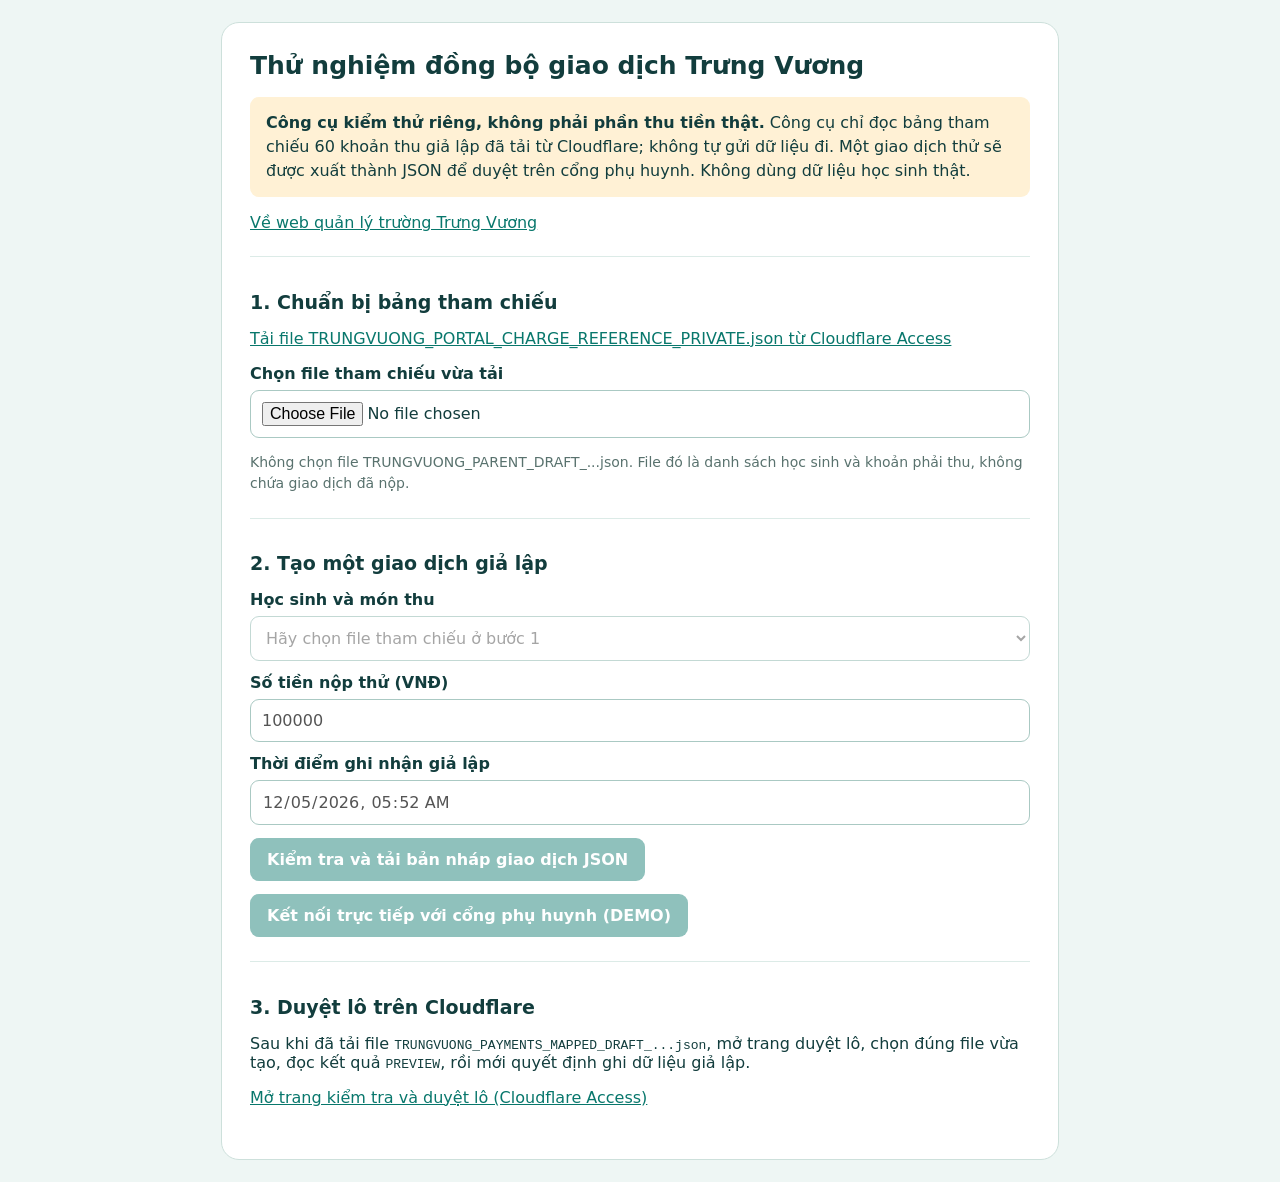
<file: parent-sync-demo.html>
<!doctype html>
<html lang="vi">
<head>
<meta charset="utf-8">
<meta name="viewport" content="width=device-width, initial-scale=1">
<meta name="robots" content="noindex,nofollow">
<title>Thử nghiệm bản nháp giao dịch – Trưng Vương</title>
<style>
  :root {color-scheme:light;font-family:system-ui,-apple-system,"Segoe UI",sans-serif;color:#123d3d}
  body{background:#eef6f4;margin:0;padding:22px}
  main{max-width:780px;margin:0 auto;background:#fff;border-radius:18px;border:1px solid #cde0db;padding:28px}
  h1{font-size:25px;margin-top:0}
  h2{font-size:19px}
  .notice{padding:14px 16px;background:#fff1d5;border-radius:9px;line-height:1.5}
  .step{margin:24px 0;border-top:1px solid #dcebe7;padding-top:18px}
  label{display:block;font-weight:650;margin:12px 0 7px}
  input,select{box-sizing:border-box;width:100%;font:inherit;border:1px solid #aac9c3;border-radius:9px;padding:11px;background:#fff}
  button{font:inherit;font-weight:650;border:0;border-radius:9px;background:#08776c;color:#fff;padding:12px 17px;cursor:pointer;margin-top:13px}
  button:disabled{opacity:.45;cursor:not-allowed}
  .muted{color:#59726e;font-size:14px;line-height:1.5}
  .error{color:#a62222;font-weight:650}
  pre{background:#edf6f3;padding:15px;white-space:pre-wrap;overflow-wrap:anywhere;border-radius:9px}
  a{color:#08776c}
</style>
</head>
<body>
<main>
  <h1>Thử nghiệm đồng bộ giao dịch Trưng Vương</h1>
  <p class="notice"><strong>Công cụ kiểm thử riêng, không phải phần thu tiền thật.</strong> Công cụ chỉ đọc bảng tham chiếu 60 khoản thu giả lập đã tải từ Cloudflare; không tự gửi dữ liệu đi. Một giao dịch thử sẽ được xuất thành JSON để duyệt trên cổng phụ huynh. Không dùng dữ liệu học sinh thật.</p>
  <p><a href="./">Về web quản lý trường Trưng Vương</a></p>
  <section class="step">
    <h2>1. Chuẩn bị bảng tham chiếu</h2>
    <p><a href="https://school-parent-dev.tuananh0001.workers.dev/admin/charge-map" target="_blank" rel="noopener noreferrer">Tải file TRUNGVUONG_PORTAL_CHARGE_REFERENCE_PRIVATE.json từ Cloudflare Access</a></p>
    <label for="reference">Chọn file tham chiếu vừa tải</label>
    <input type="file" id="reference" accept=".json,application/json">
    <p class="muted">Không chọn file TRUNGVUONG_PARENT_DRAFT_...json. File đó là danh sách học sinh và khoản phải thu, không chứa giao dịch đã nộp.</p>
  </section>
  <section class="step">
    <h2>2. Tạo một giao dịch giả lập</h2>
    <label for="charge">Học sinh và món thu</label>
    <select id="charge" disabled><option>Hãy chọn file tham chiếu ở bước 1</option></select>
    <label for="amount">Số tiền nộp thử (VNĐ)</label>
    <input id="amount" type="number" min="1" max="10000000" step="1" value="100000" disabled>
    <label for="paidAt">Thời điểm ghi nhận giả lập</label>
    <input id="paidAt" type="datetime-local" disabled>
    <button type="button" id="make" disabled>Kiểm tra và tải bản nháp giao dịch JSON</button>
    <button type="button" id="connect" disabled>Kết nối trực tiếp với cổng phụ huynh (DEMO)</button>
    <p id="feedback" role="status"></p>
    <pre id="summary" hidden></pre>
  </section>
  <section class="step">
    <h2>3. Duyệt lô trên Cloudflare</h2>
    <p>Sau khi đã tải file <code>TRUNGVUONG_PAYMENTS_MAPPED_DRAFT_...json</code>, mở trang duyệt lô, chọn đúng file vừa tạo, đọc kết quả <code>PREVIEW</code>, rồi mới quyết định ghi dữ liệu giả lập.</p>
    <p><a href="https://school-parent-dev.tuananh0001.workers.dev/admin/payment-import" target="_blank" rel="noopener noreferrer">Mở trang kiểm tra và duyệt lô (Cloudflare Access)</a></p>
  </section>
</main>
<script>
(() => {
  'use strict';
  const get = id => document.getElementById(id);
  const refInput=get('reference'), charge=get('charge'), amount=get('amount'), date=get('paidAt'), button=get('make'), connect=get('connect'), feedback=get('feedback'), summary=get('summary');
  let charges=[];
  const showError=message=>{feedback.textContent=message;feedback.className='error';summary.hidden=true};
  const today=new Date();
  date.value=new Date(today.getTime()-today.getTimezoneOffset()*60000).toISOString().slice(0,16);
  function validReference(obj){
    if(obj?.schema!=='parent-portal-charge-reference/1'||obj.school_id!=='TRUNGVUONG'||obj.mode!=='demo_only'||obj.count!==60||!Array.isArray(obj.charges)||obj.charges.length!==60)throw Error('Không đúng bảng tham chiếu 60 khoản thu thử nghiệm từ Cloudflare.');
    const ids=new Set();
    for(const item of obj.charges){
      if(!/^tv_charge_[a-z0-9]{16,40}$/.test(String(item.portal_charge_id||''))||ids.has(item.portal_charge_id)||!Number.isSafeInteger(item.amount_due)||item.amount_due<=0||!item.student_name||!item.class_name||!item.period_label)throw Error('Bảng tham chiếu không hợp lệ hoặc có khoản thu trùng.');
      ids.add(item.portal_charge_id);
    }
    return obj.charges;
  }
  refInput.addEventListener('change',async()=>{
    charge.disabled=amount.disabled=date.disabled=button.disabled=connect.disabled=true;
    charge.replaceChildren(new Option('Chọn file tham chiếu trước', ''));
    charges=[];
    if(!refInput.files?.length)return;
    try{
      const file=refInput.files[0];
      if(file.size>200000)throw Error('File tham chiếu quá lớn so với bộ dữ liệu thử nghiệm.');
      const obj=JSON.parse(await file.text());
      charges=validReference(obj);
      charge.replaceChildren(...charges.map(x=>new Option(x.class_name+' – '+x.student_name+' | '+x.period_label+' – '+x.charge_name+' | '+Number(x.amount_due).toLocaleString('vi-VN')+'đ',x.portal_charge_id)));
      charge.disabled=amount.disabled=date.disabled=button.disabled=connect.disabled=false;
      feedback.className='muted';
      feedback.textContent='Đã nhận đúng bảng tham chiếu 60 khoản giả lập. Hãy chọn một học sinh chưa được ghi nhận đủ món thu.';
    }catch(e){showError(e.message)}
  });
  function makeDraft(){
    const selected=charges.find(x=>x.portal_charge_id===charge.value);
    const value=Number(amount.value);
    if(!selected)throw Error('Chưa chọn khoản thu.');
    if(!Number.isSafeInteger(value)||value<=0||value>Number(selected.amount_due))throw Error('Số tiền phải lớn hơn 0 và không vượt giá trị món thu. D1 vẫn kiểm tra số còn thiếu.');
    const dt=new Date(date.value);
    if(!date.value||!Number.isFinite(dt.valueOf()))throw Error('Thời gian không hợp lệ.');
    const rand=Array.from(crypto.getRandomValues(new Uint8Array(10)),x=>x.toString(16).padStart(2,'0')).join('').toUpperCase();
    const source_ref='DEMO-TV-PORTAL-'+rand;
    const payment={source_ref,charge_id:selected.portal_charge_id,school_student_id:'',student_name:String(selected.student_name),class_name:String(selected.class_name),period_id:String(selected.period_id||''),charge_name:String(selected.charge_name||''),amount:value,paid_at:dt.toISOString().replace(/\.\d{3}Z$/,'Z'),mapping_status:'MATCHED_EXACT_DEMO'};
    return {schema:'school-parent-payments-draft/2',school_id:'TRUNGVUONG',status:'OFFLINE_PAYMENT_DRAFT_NOT_APPROVED',mode:'demo_only',generated_at:new Date().toISOString(),summary:{matched:1,held:0,total_matched:value},payments:[payment],held:[]};
  }
  button.addEventListener('click',()=>{
    try{
      const draft=makeDraft();
      const blob=new Blob([JSON.stringify(draft,null,2)],{type:'application/json'});
      const url=URL.createObjectURL(blob);
      const link=document.createElement('a');
      link.href=url;link.download='TRUNGVUONG_PAYMENTS_MAPPED_DRAFT_DEMO_'+new Date().toISOString().slice(0,10)+'.json';
      document.body.appendChild(link);link.click();link.remove();setTimeout(()=>URL.revokeObjectURL(url),30000);
      feedback.className='muted';feedback.textContent='Đã tải bản nháp DEMO. Chưa ghi vào D1.';
      summary.hidden=false;
      summary.textContent='Mã giao dịch: '+draft.payments[0].source_ref+'\\nSố tiền: '+draft.payments[0].amount.toLocaleString('vi-VN')+'đ\\nTrạng thái: chưa ghi D1';
    }catch(e){showError(e.message)}
  });
  connect.addEventListener('click',()=>{
    // Must open synchronously from click to prevent browser popup blocking.
    const popup=window.open('https://school-parent-dev.tuananh0001.workers.dev/admin/live-bridge','tvParentPortalDemoBridge');
    if(!popup){showError('Trình duyệt đã chặn cửa sổ. Hãy cho phép popup rồi thử lại.');return}
    let draft;
    try{draft=makeDraft()}catch(err){showError(err.message);popup.close();return}
    const portOrigin='https://school-parent-dev.tuananh0001.workers.dev';
    const listener=(event)=>{
      if(event.origin!==portOrigin||event.source!==popup||event.data?.type!=='TV_PORTAL_READY'||!/^([a-f0-9]{40})$/.test(event.data.challenge||''))return;
      window.removeEventListener('message',listener);
      popup.postMessage({type:'TV_PORTAL_DRAFT',challenge:event.data.challenge,draft},portOrigin);
      feedback.className='muted';
      feedback.textContent='Đã chuyển bản nháp DEMO sang trang Cloudflare Access. Hãy xem trước và xác nhận tại cửa sổ mới; chưa ghi tự động.';
    };
    window.addEventListener('message',listener);
    popup.postMessage({type:'TV_PORTAL_HELLO'},portOrigin);
    feedback.className='muted';feedback.textContent='Đang mở Cloudflare Access. Nếu được yêu cầu, hãy đăng nhập để tiếp tục.';
  });
})();
</script>
</body>
</html>
</file>
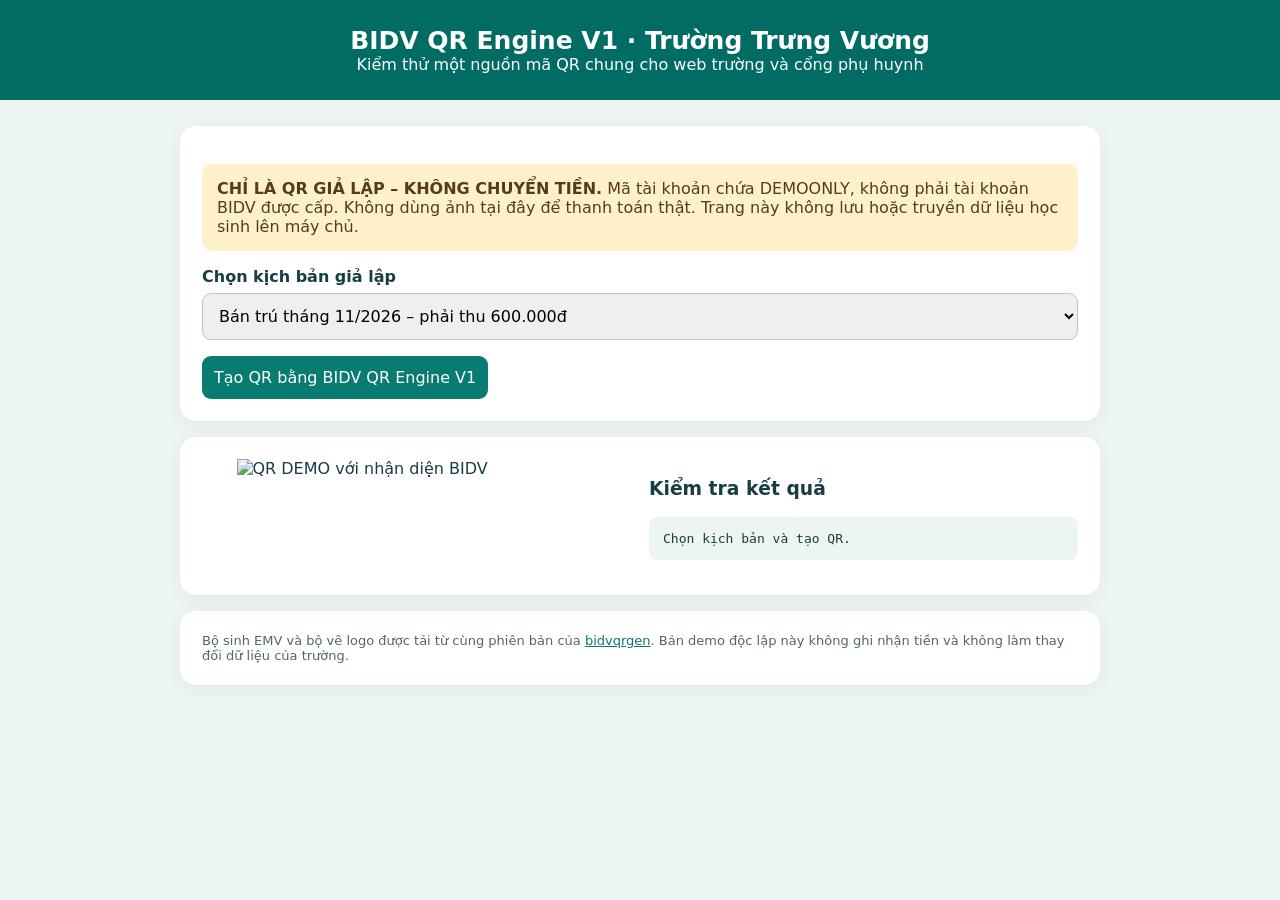
<file: qr-engine-v1-demo.html>
<!doctype html>
<html lang="vi"><head><meta charset="utf-8"><meta name="viewport" content="width=device-width, initial-scale=1">
<title>Trưng Vương | Kiểm thử BIDV QR Engine V1</title>
<style>
:root{font-family:system-ui,-apple-system,Segoe UI,sans-serif;color:#173e43;background:#edf5f2}body{margin:0}.hero{background:#006c63;color:white;padding:26px 20px;text-align:center}.hero h1{margin:0;font-size:25px}main{max-width:920px;margin:26px auto;padding:0 15px}.card{background:white;border-radius:16px;padding:22px;margin:16px 0;box-shadow:0 4px 20px #0b30200d}.warn{background:#fff0cc;padding:15px;border-radius:10px;color:#533e15}.field{margin:16px 0}label{display:block;margin-bottom:7px;font-weight:600}select,button{font:inherit;padding:12px;border-radius:9px}select{width:100%;border:1px solid #b1cdc8}button{background:#087c70;color:#fff;border:0;cursor:pointer}button:disabled{opacity:.4}.grid{display:grid;grid-template-columns:minmax(240px,1fr) minmax(240px,1fr);gap:18px}img{display:block;max-width:100%;width:360px;margin:auto}pre{white-space:pre-wrap;overflow-wrap:anywhere;background:#edf5f2;padding:14px;border-radius:8px}.small{font-size:13px;color:#52666a}a{color:#0d766d}@media(max-width:720px){.grid{grid-template-columns:1fr}.hero h1{font-size:21px}}
</style></head><body>
<header class="hero"><h1>BIDV QR Engine V1 · Trường Trưng Vương</h1><div>Kiểm thử một nguồn mã QR chung cho web trường và cổng phụ huynh</div></header>
<main><div class="card"><p class="warn"><strong>CHỈ LÀ QR GIẢ LẬP – KHÔNG CHUYỂN TIỀN.</strong> Mã tài khoản chứa DEMOONLY, không phải tài khoản BIDV được cấp. Không dùng ảnh tại đây để thanh toán thật. Trang này không lưu hoặc truyền dữ liệu học sinh lên máy chủ.</p>
<div class="field"><label for="case">Chọn kịch bản giả lập</label><select id="case"><option value="full">Bán trú tháng 11/2026 – phải thu 600.000đ</option><option value="partial">Bán trú tháng 11/2026 – đã nộp 200.000đ, còn 400.000đ</option><option value="dec">Bán trú tháng 12/2026 – kỳ mới 600.000đ</option><option value="paid">Đã nộp đủ – không tạo QR</option></select></div>
<button id="run">Tạo QR bằng BIDV QR Engine V1</button><span class="small" id="version"></span></div>
<div class="card grid"><div><img id="image" alt="QR DEMO với nhận diện BIDV" hidden><p id="notice" class="small"></p></div><div><h3>Kiểm tra kết quả</h3><pre id="details">Chọn kịch bản và tạo QR.</pre></div></div>
<div class="card small">Bộ sinh EMV và bộ vẽ logo được tải từ cùng phiên bản của <a href="https://anhvt777.github.io/bidvqrgen/">bidvqrgen</a>. Bản demo độc lập này không ghi nhận tiền và không làm thay đổi dữ liệu của trường.</div></main>
<script src="vendor/qrcode.min.js"></script>
<script src="https://anhvt777.github.io/bidvqrgen/bidv-qr-core.js?v=1.0.0"></script>
<script src="https://anhvt777.github.io/bidvqrgen/bidv-qr-renderer.js?v=1.0.0"></script>
<script>
const demo={accountName:'TRUNG VUONG DEMO',remark:'TV DEMOONLY BAN TRU 2026 11',accountNumber:'TVDEMOONLY6A103BT11'};
const run=async()=>{
 const kind=document.getElementById('case').value, image=document.getElementById('image'), out=document.getElementById('details'),notice=document.getElementById('notice');
 image.hidden=true;
 if(kind==='paid'){out.textContent='Đã thu đủ. Số còn thiếu: 0đ. Không tạo QR thanh toán.';notice.textContent='Không có QR.';return}
 if(!window.BIDVQREngine||!window.BIDVQRBrand){out.textContent='Chưa tải được bộ QR Engine/Renderer. Kiểm tra kết nối mạng.';return}
 const v=kind==='partial'?400000:600000,acct=kind==='dec'?'TVDEMOONLY6A103BT12':demo.accountNumber;
 const data={...demo,bankBin:'970418',accountNumber:acct,amount:v,remark:kind==='dec'?'TV DEMOONLY BAN TRU 2026 12':demo.remark};
 try{
 const payload=window.BIDVQREngine.generate(data),ok=window.BIDVQREngine.verify(data,payload);
 const png=await window.BIDVQRBrand.render(payload,{label:'HOC SINH GIA LAP – 6A1',amount:v});
 image.src=png;image.hidden=false;
 notice.textContent='QR trình diễn kỹ thuật, tuyệt đối không thanh toán. Tài khoản: '+acct;
 out.textContent=JSON.stringify({mode:'DEMO_NOT_PAYABLE',qr_engine_version:window.BIDVQREngine.version,renderer_version:window.BIDVQRBrand.version,student:'HỌC SINH GIẢ LẬP',period:kind==='dec'?'2026-12':'2026-11',amount:v,account_number:acct,remark:data.remark,crc_valid:ok,crc:payload.slice(-4),payload_length:payload.length},null,2);
 document.getElementById('version').textContent='Engine V'+window.BIDVQREngine.version+' · Renderer V'+window.BIDVQRBrand.version;
 }catch(e){out.textContent='Lỗi tạo QR: '+e.message;notice.textContent='Không có QR hợp lệ.'}
};
document.getElementById('run').addEventListener('click',run);
</script></body></html>
</file>
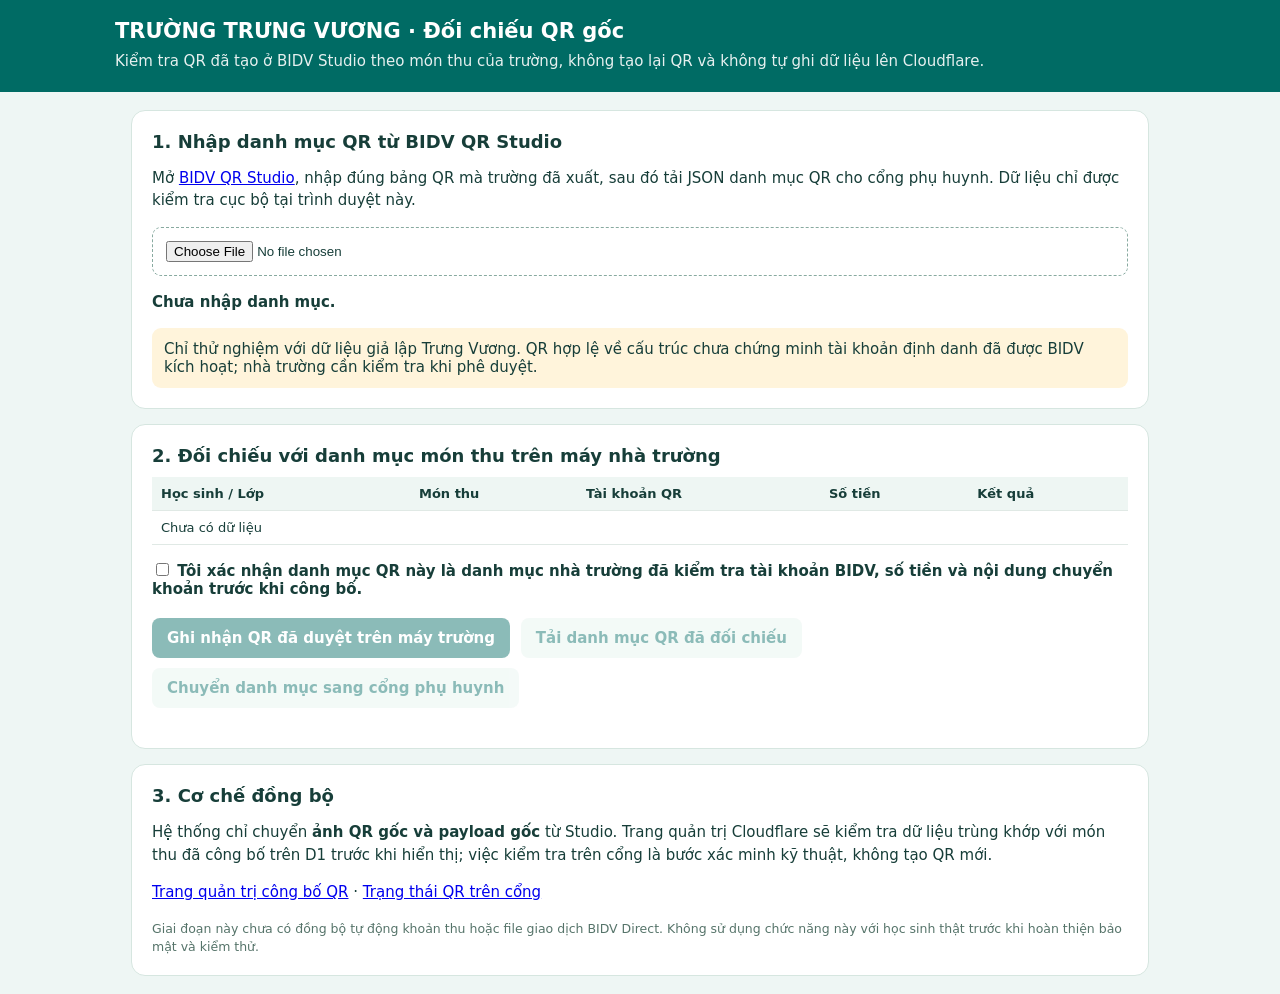
<file: pilot/school-qr-sync.html>
<!doctype html>
<html lang="vi"><head><meta charset="utf-8"><meta name="viewport" content="width=device-width,initial-scale=1">
<title>Trưng Vương • Kiểm tra QR gốc và đồng bộ cổng phụ huynh</title>
<style>
*{box-sizing:border-box}body{margin:0;background:#eef6f4;color:#173e39;font:15px system-ui,Arial}
header{background:#006b64;color:white;padding:19px max(16px,calc((100% - 1050px)/2))}
header h1{font-size:21px;margin:0 0 7px}header p{margin:0;opacity:.9}
main{max-width:1050px;margin:18px auto;padding:0 16px}section{background:white;border:1px solid #d6e6e0;border-radius:14px;padding:20px;margin-bottom:15px}
h2{font-size:18px;margin:0 0 11px}p{line-height:1.5}button,a.btn{border:0;border-radius:8px;background:#006b64;color:white;padding:11px 15px;display:inline-block;text-decoration:none;font:inherit;font-weight:600;cursor:pointer;margin:5px 6px 5px 0}
button:disabled{opacity:.45;cursor:not-allowed}button.secondary,a.secondary{color:#006b64;background:#e6f4ef}
input[type=file]{width:100%;padding:13px;border:1px dashed #88aaa0;border-radius:9px}
.notice{background:#fff4db;padding:12px;border-radius:9px}small{color:#56746a}.summary{font-weight:650}
table{border-collapse:collapse;width:100%;font-size:13px}td,th{text-align:left;border-bottom:1px solid #e0e9e5;padding:9px;vertical-align:top}th{background:#eef6f3}
.wrap{overflow-x:auto;max-height:480px}.bad{color:#a33f2e;font-weight:700}.good{color:#08795b;font-weight:700}
label.confirm{display:block;margin:15px 0;font-weight:600}pre{white-space:pre-wrap;overflow-wrap:anywhere;background:#f0f5f3;padding:12px}
</style></head><body>
<header><h1>TRƯỜNG TRƯNG VƯƠNG · Đối chiếu QR gốc</h1><p>Kiểm tra QR đã tạo ở BIDV Studio theo món thu của trường, không tạo lại QR và không tự ghi dữ liệu lên Cloudflare.</p></header>
<main><section><h2>1. Nhập danh mục QR từ BIDV QR Studio</h2>
<p>Mở <a href="https://anhvt777.github.io/bidvqrgen/studio/" target="_blank" rel="noopener">BIDV QR Studio</a>, nhập đúng bảng QR mà trường đã xuất, sau đó tải JSON danh mục QR cho cổng phụ huynh. Dữ liệu chỉ được kiểm tra cục bộ tại trình duyệt này.</p>
<input id="file" type="file" accept=".json,application/json"><p id="summary" class="summary">Chưa nhập danh mục.</p>
<div class="notice">Chỉ thử nghiệm với dữ liệu giả lập Trưng Vương. QR hợp lệ về cấu trúc chưa chứng minh tài khoản định danh đã được BIDV kích hoạt; nhà trường cần kiểm tra khi phê duyệt.</div></section>
<section><h2>2. Đối chiếu với danh mục món thu trên máy nhà trường</h2>
<div class="wrap"><table><thead><tr><th>Học sinh / Lớp</th><th>Món thu</th><th>Tài khoản QR</th><th>Số tiền</th><th>Kết quả</th></tr></thead><tbody id="rows"><tr><td colspan="5">Chưa có dữ liệu</td></tr></tbody></table></div>
<label class="confirm"><input type="checkbox" id="confirm"> Tôi xác nhận danh mục QR này là danh mục nhà trường đã kiểm tra tài khoản BIDV, số tiền và nội dung chuyển khoản trước khi công bố.</label>
<button id="approve" disabled>Ghi nhận QR đã duyệt trên máy trường</button>
<button class="secondary" id="export" disabled>Tải danh mục QR đã đối chiếu</button>
<button class="secondary" id="connect" disabled>Chuyển danh mục sang cổng phụ huynh</button>
<p id="status" role="status"></p></section>
<section><h2>3. Cơ chế đồng bộ</h2><p>Hệ thống chỉ chuyển <b>ảnh QR gốc và payload gốc</b> từ Studio. Trang quản trị Cloudflare sẽ kiểm tra dữ liệu trùng khớp với món thu đã công bố trên D1 trước khi hiển thị; việc kiểm tra trên cổng là bước xác minh kỹ thuật, không tạo QR mới.</p>
<p><a href="https://school-parent-dev.tuananh0001.workers.dev/admin/qr-review" target="_blank" rel="noopener">Trang quản trị công bố QR</a> · <a href="https://school-parent-dev.tuananh0001.workers.dev/admin/qr-status" target="_blank" rel="noopener">Trạng thái QR trên cổng</a></p>
<small>Giai đoạn này chưa có đồng bộ tự động khoản thu hoặc file giao dịch BIDV Direct. Không sử dụng chức năng này với học sinh thật trước khi hoàn thiện bảo mật và kiểm thử.</small></section>
</main>
<script src="https://anhvt777.github.io/bidvqrgen/bidv-qr-core.js?v=1.0.0"></script>
<script>
(function(){
'use strict';
const e=id=>document.getElementById(id);
const norm=x=>String(x||'').normalize('NFD').replace(/[\u0300-\u036f]/g,'').replace(/[đĐ]/g,'D').toUpperCase().replace(/[^A-Z0-9]+/g,' ').trim().replace(/\s+/g,' ');
const key=x=>norm(x).replace(/\s+/g,'');
let manifest=null,accepted=[],issues=[],approved=null;
const reset=()=>{accepted=[];issues=[];approved=null;e('approve').disabled=true;e('export').disabled=true;e('connect').disabled=true;e('confirm').checked=false;};
function storeAll(db,name){return new Promise((resolve,reject)=>{const tx=db.transaction(name,'readonly'),r=tx.objectStore(name).getAll();r.onsuccess=()=>resolve(r.result);r.onerror=()=>reject(r.error);});}
async function schoolStudents(){return new Promise((resolve,reject)=>{const r=indexedDB.open('so-thu-hoc-sinh-trungvuong-local',2);r.onupgradeneeded=()=>{r.transaction.abort();reject(Error('Chưa khởi tạo dữ liệu Trưng Vương trên trình duyệt này'))};r.onerror=()=>reject(r.error);r.onsuccess=async()=>{const db=r.result;try{if(!db.objectStoreNames.contains('students'))throw Error('Không có danh mục học sinh cục bộ');const students=await storeAll(db,'students');db.close();resolve(students);}catch(err){db.close();reject(err)}};});}
function items(s){return Array.isArray(s.dueItems)?s.dueItems.filter(x=>Number(x.amount)>0&&!x.legacy):[];}
function findMatch(row,students){
 const pool=[];for(const s of students){if(s.status==='inactive')continue;
  if(norm(s.name)!==norm(row.student_name)||norm(s.className)!==norm(row.class_name))continue;
  if(row.student_id&&key(s.code)!==key(row.student_id)&&key(s.externalCode)!==key(row.student_id))continue;
  for(const item of items(s)){
    if(Number(item.amount)!==Number(row.amount))continue;
    if(item.qrAccountNumber&&key(item.qrAccountNumber)!==key(row.account_number))continue;
    if(!item.qrAccountNumber&&key(item.paymentCode)!==key(row.account_number)&&key(item.paymentCode)!==key(row.remark))continue;
    const itemLabel=norm(item.name),feeLabel=norm(row.charge_name);
    if(itemLabel!==feeLabel&&!itemLabel.includes(feeLabel)&&!feeLabel.includes(itemLabel))continue;
    pool.push({student:s,item});
  }
 }
 if(pool.length!==1)throw Error(pool.length?'Một QR khớp nhiều món thu':'Không tìm thấy món thu tương ứng tại trường');
 return pool[0];
}
function validateRow(row,students,seen){
 if(!row||typeof row!=='object')throw Error('Dòng không hợp lệ');
 if(!window.BIDVQREngine||window.BIDVQREngine.version!=='1.0.0')throw Error('BIDV Engine chưa tải');
 if(row.bank_bin!=='970418'||!Number.isSafeInteger(row.amount)||row.amount<=0)throw Error('BIN hoặc số tiền QR không hợp lệ');
 if(typeof row.qr_png_base64!=='string'||!row.qr_png_base64.startsWith('iVBORw0KGgo')||row.qr_png_base64.length>175000)throw Error('Ảnh PNG không đúng chuẩn');
 if(!BIDVQREngine.verify(row,row.qr_payload))throw Error('Payload không khớp tài khoản, số tiền hoặc nội dung');
 const m=findMatch(row,students),id=m.student.code+'|'+m.item.id;
 if(seen.has(id))throw Error('Trùng món thu trong danh mục QR');seen.add(id);
 const acct=key(row.account_number)+'|'+norm(row.remark);
 if(seen.has(acct))throw Error('Trùng tài khoản và nội dung');seen.add(acct);
 return {row,student_code:m.student.code,charge_id:m.item.id,match_key:id};
}
async function check(){
 reset();e('rows').innerHTML='';e('status').textContent='';
 if(!manifest||manifest.schema!=='bidvqrgen-parent-qr-manifest/1'||manifest.school_id!=='TRUNGVUONG'||!Array.isArray(manifest.rows)||manifest.qr_engine_version!=='1.0.0'||manifest.qr_renderer_version!=='1.0.0')throw Error('Đây không phải danh mục QR Studio V1 của Trưng Vương');
 const students=await schoolStudents(),seen=new Set();let html='';
 for(let i=0;i<manifest.rows.length;i++){
  const row=manifest.rows[i];try{const out=validateRow(row,students,seen);accepted.push(out);html+='<tr><td>'+safe(row.student_name)+'<br><small>'+safe(row.class_name)+'</small></td><td>'+safe(row.charge_name)+'</td><td>'+safe(row.account_number)+'</td><td>'+Number(row.amount).toLocaleString('vi-VN')+'</td><td class="good">Khớp món '+safe(out.charge_id)+'</td></tr>';}
  catch(err){issues.push({line:i+1,reason:err.message});html+='<tr><td>'+safe(row.student_name||'-')+'</td><td>'+safe(row.charge_name||'-')+'</td><td>'+safe(row.account_number||'-')+'</td><td>'+safe(row.amount||'-')+'</td><td class="bad">'+safe(err.message)+'</td></tr>';}
 }
 e('rows').innerHTML=html||'<tr><td colspan="5">Tệp không có QR.</td></tr>';
 e('summary').textContent='Đối chiếu '+manifest.rows.length+' QR; hợp lệ '+accepted.length+'; cần xử lý '+issues.length+'. Dữ liệu trường trên máy: '+students.length+' học sinh.';
 e('approve').disabled=!!issues.length||!accepted.length;
}
function safe(s){return String(s||'').replace(/[&<>"']/g,c=>({'&':'&amp;','<':'&lt;','>':'&gt;','"':'&quot;',"'":'&#39;'}[c]));}
e('file').onchange=async()=>{reset();try{const f=e('file').files[0];if(!f)return;if(f.size>9000000)throw Error('Tệp quá lớn');manifest=JSON.parse(await f.text());await check();}catch(err){e('summary').textContent='Không thể đối chiếu: '+err.message;}};
e('approve').onclick=async()=>{
 if(!e('confirm').checked){e('status').textContent='Bạn cần xác nhận đã kiểm tra tài khoản và khoản thu tại trường.';return;}
 if(issues.length||!accepted.length)return;
 const students=await schoolStudents(),seen=new Set();
 for(const x of manifest.rows)validateRow(x,students,seen);
 const source=JSON.stringify(manifest.rows.map(r=>[r.account_number,r.amount,r.remark,r.qr_payload]));
 const hash=Array.from(new Uint8Array(await crypto.subtle.digest('SHA-256',new TextEncoder().encode(source))),v=>v.toString(16).padStart(2,'0')).join('');
 approved={...manifest,source:'trungvuong-school-approved',status:'SCHOOL_APPROVED_QR',school_reviewed_at:new Date().toISOString(),school_manifest_sha256:hash,matches:accepted.map(a=>({student_code:a.student_code,charge_id:a.charge_id,account_number:a.row.account_number}))};
 const db=await new Promise((resolve,reject)=>{const r=indexedDB.open('so-thu-hoc-sinh-trungvuong-local',2);r.onsuccess=()=>resolve(r.result);r.onerror=()=>reject(r.error)});
 try{await new Promise((resolve,reject)=>{const tx=db.transaction('meta','readwrite');tx.objectStore('meta').put({key:'schoolApprovedQrManifest',value:approved,updatedAt:approved.school_reviewed_at});tx.oncomplete=resolve;tx.onerror=()=>reject(tx.error)})}finally{db.close()}
 e('export').disabled=false;e('connect').disabled=false;
 e('status').textContent='Đã ghi nhận danh mục '+approved.rows.length+' QR tại trường, SHA-256: '+hash.slice(0,16)+'… Chưa công bố Cloudflare.';
};
e('export').onclick=()=>{if(!approved)return;const u=URL.createObjectURL(new Blob([JSON.stringify({...approved,status:'UNVERIFIED_QR_DRAFT'},null,2)],{type:'application/json'})),a=document.createElement('a');a.href=u;a.download='TRUNGVUONG_SCHOOL_APPROVED_QR_PORTAL_IMPORT.json';a.click();setTimeout(()=>URL.revokeObjectURL(u),30000);};
e('connect').onclick=()=>{
 if(!approved)return;const target='https://school-parent-dev.tuananh0001.workers.dev';const popup=window.open(target+'/admin/qr-review','schoolParentQrReview');if(!popup){e('status').textContent='Trình duyệt chặn cửa sổ Cloudflare';return;}
 const listener=ev=>{if(ev.origin!==target||ev.source!==popup||ev.data?.type!=='BIDV_QR_PORTAL_READY'||!/^[a-f0-9]{40}$/.test(ev.data.challenge||''))return;window.removeEventListener('message',listener);popup.postMessage({type:'BIDV_QR_PORTAL_DRAFT',challenge:ev.data.challenge,manifest:{...approved,status:'UNVERIFIED_QR_DRAFT',source:'trungvuong-school-approved'}},target);e('status').textContent='Đã chuyển QR đã đối chiếu sang Cloudflare ở định dạng tương thích. Cần kiểm tra kỹ thuật và xác nhận công bố trên trang quản trị.';};
 window.addEventListener('message',listener);popup.postMessage({type:'BIDV_QR_PORTAL_HELLO'},target);e('status').textContent='Đang mở Cloudflare Access và chuyển danh mục sau khi xác thực.';
};
})();
</script></body></html>
</file>
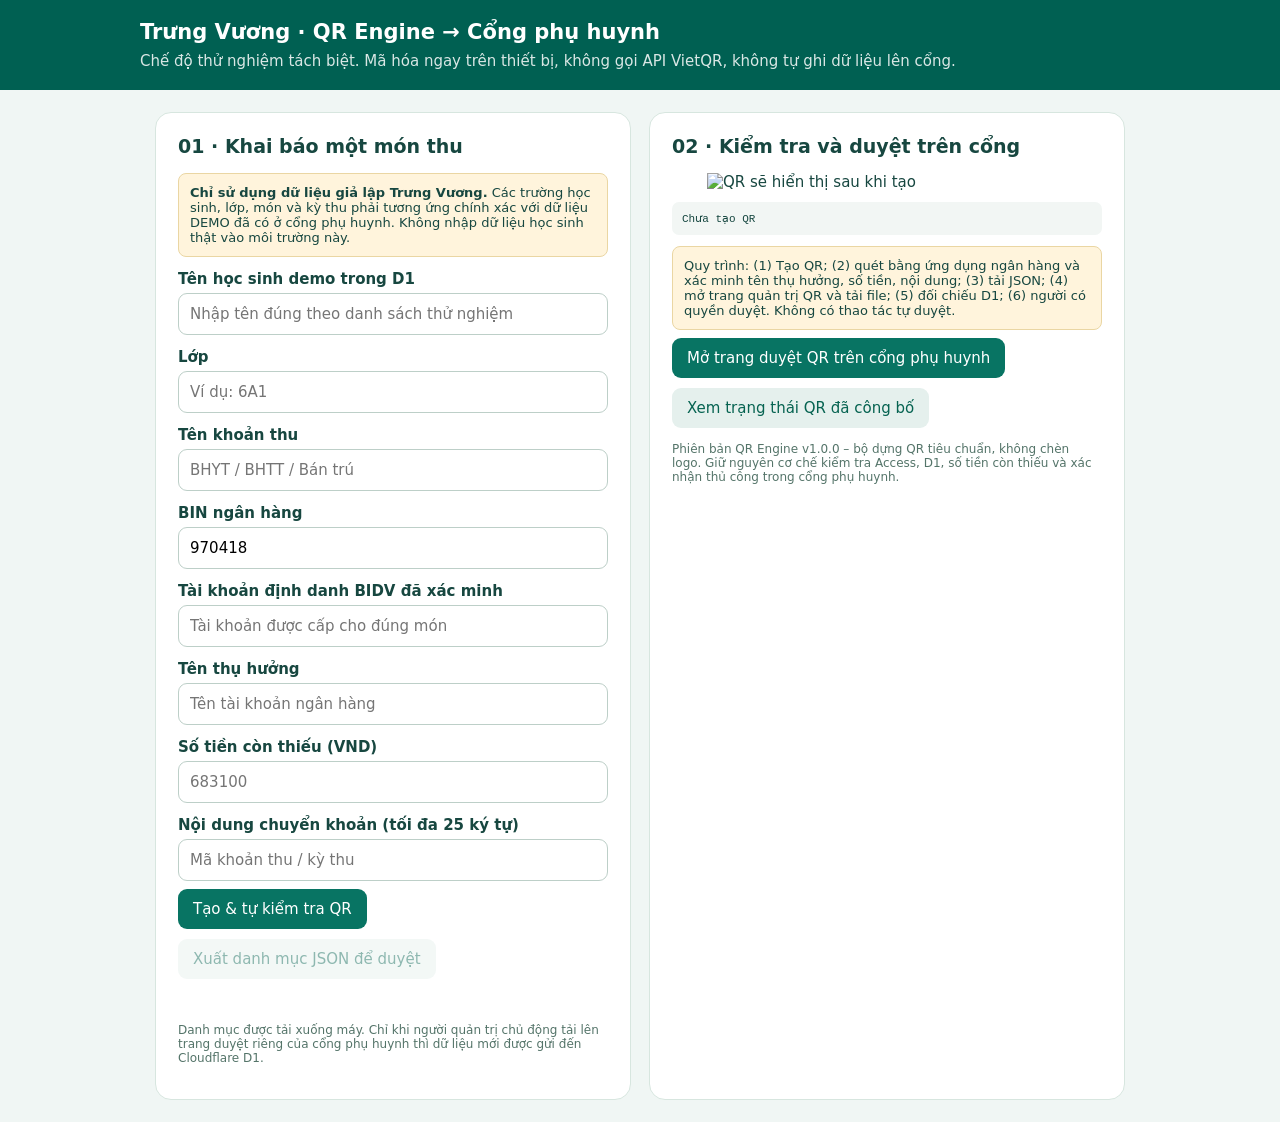
<file: pilot/trungvuong-qr-parent-bridge.html>
<!doctype html><html lang="vi"><head><meta charset="utf-8"><meta name="viewport" content="width=device-width,initial-scale=1"><title>Trưng Vương • QR Engine → Cổng phụ huynh</title>
<style>*{box-sizing:border-box}body{margin:0;background:#f0f6f4;font:15px system-ui,Arial;color:#174740}header{background:#006052;color:#fff;padding:20px max(18px,calc((100% - 1000px)/2))}header h1{font-size:21px;margin:0 0 8px}header p{margin:0;opacity:.85}main{max-width:1000px;margin:22px auto;padding:0 15px;display:grid;grid-template-columns:1fr 1fr;gap:18px}section{background:white;border:1px solid #d7e6df;border-radius:16px;padding:22px}h2{font-size:19px;margin-top:0}label{display:block;font-weight:600;margin:13px 0 5px}input{width:100%;padding:11px;border:1px solid #bdcfc8;border-radius:9px;font:inherit}button,a.action{background:#087463;color:white;border:0;border-radius:9px;padding:11px 15px;cursor:pointer;font:inherit;text-decoration:none;display:inline-block;margin:8px 5px 2px 0}button.secondary,a.secondary{background:#e5f0ed;color:#066351}button:disabled{opacity:.45;cursor:not-allowed}#image{width:100%;max-width:360px;margin:10px auto;display:block}pre{white-space:pre-wrap;overflow-wrap:anywhere;font-size:11px;background:#f2f6f4;border-radius:7px;padding:10px;max-height:210px;overflow:auto}.warn{background:#fff4dc;border:1px solid #ead6a3;padding:11px;border-radius:8px;font-size:13px}.small{font-size:12px;color:#547469}.status{min-height:30px;font-weight:600}#status{color:#a43b21}#status.ok{color:#086a4f}@media(max-width:760px){main{grid-template-columns:1fr}} </style></head>
<body><header><h1>Trưng Vương · QR Engine → Cổng phụ huynh</h1><p>Chế độ thử nghiệm tách biệt. Mã hóa ngay trên thiết bị, không gọi API VietQR, không tự ghi dữ liệu lên cổng.</p></header>
<main><section><h2>01 · Khai báo một món thu</h2><div class="warn"><strong>Chỉ sử dụng dữ liệu giả lập Trưng Vương.</strong> Các trường học sinh, lớp, món và kỳ thu phải tương ứng chính xác với dữ liệu DEMO đã có ở cổng phụ huynh. Không nhập dữ liệu học sinh thật vào môi trường này.</div>
<label for="student">Tên học sinh demo trong D1</label><input id="student" placeholder="Nhập tên đúng theo danh sách thử nghiệm" autocomplete="off">
<label for="className">Lớp</label><input id="className" placeholder="Ví dụ: 6A1" autocomplete="off">
<label for="charge">Tên khoản thu</label><input id="charge" placeholder="BHYT / BHTT / Bán trú" autocomplete="off">
<label for="bankBin">BIN ngân hàng</label><input id="bankBin" value="970418" inputmode="numeric" maxlength="6">
<label for="account">Tài khoản định danh BIDV đã xác minh</label><input id="account" placeholder="Tài khoản được cấp cho đúng món" maxlength="19" autocomplete="off">
<label for="accountName">Tên thụ hưởng</label><input id="accountName" placeholder="Tên tài khoản ngân hàng" autocomplete="off">
<label for="amount">Số tiền còn thiếu (VND)</label><input id="amount" inputmode="numeric" placeholder="683100">
<label for="remark">Nội dung chuyển khoản (tối đa 25 ký tự)</label><input id="remark" placeholder="Mã khoản thu / kỳ thu" maxlength="25">
<button id="make">Tạo & tự kiểm tra QR</button><button class="secondary" id="export" disabled>Xuất danh mục JSON để duyệt</button><div class="status" id="status"></div>
<p class="small">Danh mục được tải xuống máy. Chỉ khi người quản trị chủ động tải lên trang duyệt riêng của cổng phụ huynh thì dữ liệu mới được gửi đến Cloudflare D1.</p>
</section><section><h2>02 · Kiểm tra và duyệt trên cổng</h2><img id="image" alt="QR sẽ hiển thị sau khi tạo" hidden><pre id="details">Chưa tạo QR</pre>
<div class="warn">Quy trình: (1) Tạo QR; (2) quét bằng ứng dụng ngân hàng và xác minh tên thụ hưởng, số tiền, nội dung; (3) tải JSON; (4) mở trang quản trị QR và tải file; (5) đối chiếu D1; (6) người có quyền duyệt. Không có thao tác tự duyệt.</div>
<a class="action" target="_blank" rel="noopener noreferrer" href="https://school-parent-dev.tuananh0001.workers.dev/admin/qr-review">Mở trang duyệt QR trên cổng phụ huynh</a>
<a class="secondary action" target="_blank" rel="noopener noreferrer" href="https://school-parent-dev.tuananh0001.workers.dev/admin/qr-status">Xem trạng thái QR đã công bố</a>
<p class="small">Phiên bản QR Engine v1.0.0 – bộ dựng QR tiêu chuẩn, không chèn logo. Giữ nguyên cơ chế kiểm tra Access, D1, số tiền còn thiếu và xác nhận thủ công trong cổng phụ huynh.</p></section></main>
<script src="../sdk/qr-encoder.js"></script><script src="../sdk/qr-pay-core.js"></script><script src="../sdk/qr-renderer.js"></script>
<script>
'use strict';(()=>{const $=id=>document.getElementById(id);let approvedDraft=null;
const fld=(tag,v)=>{v=String(v);if(v.length>99)throw Error('Trường '+tag+' quá dài');return tag+String(v.length).padStart(2,'0')+v};
function normalize(v){return String(v??'').trim().normalize('NFD').replace(/[\u0300-\u036f]/g,'').replace(/đ/g,'d').replace(/Đ/g,'D').toUpperCase().replace(/[^A-Z0-9 _.-]/g,' ').replace(/\s+/g,' ').trim()}
function compatiblePayload(x){
 const p=QRPay.generate({bin:x.bank_bin,account:x.account_number,amount:String(x.amount),note:x.remark});
 const marker='5802VN';if(!p.includes(marker)||!p.endsWith('6304'+QRPay.crc16(p.slice(0,-4))))throw Error('QR Core tạo payload không hợp lệ');
 const additions=fld('59',normalize(x.account_name).slice(0,25))+fld('60','VIETNAM');
 const base=p.slice(0,-4).replace(marker,marker+additions);
 const result=base+QRPay.crc16(base),decoded=QRPay.decode(result);
 if(!decoded.valid||decoded.bin!==x.bank_bin||decoded.account!==x.account_number||decoded.amount!==String(x.amount)||decoded.note!==x.remark||decoded.service!=='QRIBFTTA'||decoded.guid!=='A000000727')throw Error('QR đối chiếu payload không khớp');
 return result;
}
function getInput(){const val=id=>$(id).value.trim();const x={student_name:val('student'),class_name:val('className'),charge_name:val('charge'),bank_bin:val('bankBin'),account_number:val('account'),account_name:val('accountName'),remark:val('remark'),amount:Number(val('amount'))};
 if([x.student_name,x.class_name,x.charge_name,x.account_name].some(v=>!v||v.length>80))throw Error('Thiếu hoặc sai thông tin học sinh demo, lớp, khoản thu, chủ tài khoản');
 if(x.bank_bin!=='970418')throw Error('Pilot này chỉ kiểm thử BIDV – BIN 970418');
 if(!/^[0-9A-Za-z]{4,19}$/.test(x.account_number))throw Error('Tài khoản phải có 4–19 chữ/số; cần tài khoản đã được BIDV cấp');
 if(!Number.isSafeInteger(x.amount)||x.amount<1||x.amount>10000000||!/^\d+$/.test(val('amount')))throw Error('Số tiền phải là số nguyên 1–10.000.000đ, không có dấu phân cách');
 if(!x.remark||x.remark.length>25||! /^[A-Za-z0-9 _.-]+$/.test(x.remark))throw Error('Nội dung không dấu, 1–25 ký tự, chỉ gồm chữ/số, khoảng trắng, dấu _.-');
 return x;}
async function renderPng(svg){return new Promise((resolve,reject)=>{const url=URL.createObjectURL(new Blob([svg],{type:'image/svg+xml'})),im=new Image();im.onload=()=>{try{const canvas=document.createElement('canvas');canvas.width=canvas.height=512;const ctx=canvas.getContext('2d');ctx.fillStyle='#fff';ctx.fillRect(0,0,512,512);ctx.drawImage(im,0,0,512,512);const png=canvas.toDataURL('image/png');URL.revokeObjectURL(url);resolve(png)}catch(e){URL.revokeObjectURL(url);reject(e)}};im.onerror=()=>{URL.revokeObjectURL(url);reject(Error('Không thể vẽ QR thành PNG'))};im.src=url;})}
$('make').onclick=async()=>{approvedDraft=null;$('export').disabled=true;$('status').className='status';$('image').hidden=true;try{const row=getInput();row.qr_payload=compatiblePayload(row);const svg=renderSVG(row.qr_payload,{style:'standard',size:512});const png=await renderPng(svg);row.qr_png_base64=png.split(',')[1];if(row.qr_png_base64.length>=175000)throw Error('PNG quá lớn cho cổng phụ huynh');const decoded=QRPay.decode(row.qr_payload);const top=decoded.fields.filter(x=>['59','60'].includes(x.tag));if(top.length!==2||top[0].value!==normalize(row.account_name).slice(0,25)||top[1].value!=='VIETNAM')throw Error('Trường thụ hưởng không khớp');approvedDraft={schema:'bidvqrgen-parent-qr-manifest/1',school_id:'TRUNGVUONG',status:'UNVERIFIED_QR_DRAFT',qr_engine_version:'1.0.0',qr_renderer_version:'1.0.0',rows:[row],held:[]};$('image').src=png;$('image').hidden=false;$('details').textContent=JSON.stringify({engine:'BIDV QR Engine 1.0.0',bin:row.bank_bin,account:row.account_number,amount:row.amount,note:row.remark,crc:decoded.provided,validCRC:decoded.valid,px:512,review:'CẦN PHÊ DUYỆT TRÊN CỔNG',payload:row.qr_payload},null,2);$('status').textContent='QR hợp lệ theo thuật toán. Chưa kiểm tra ngân hàng và chưa duyệt D1.';$('status').className='status ok';$('export').disabled=false;}catch(e){$('status').textContent='Không xuất QR: '+e.message;$('details').textContent='Chưa có QR hợp lệ'}};
$('export').onclick=()=>{if(!approvedDraft)return;const blob=new Blob([JSON.stringify(approvedDraft,null,2)],{type:'application/json'}),url=URL.createObjectURL(blob),a=document.createElement('a');a.href=url;a.download='TRUNGVUONG_QR_INDEPENDENT_DRAFT.json';a.click();setTimeout(()=>URL.revokeObjectURL(url),1000)};
})();
</script></body></html>
</file>
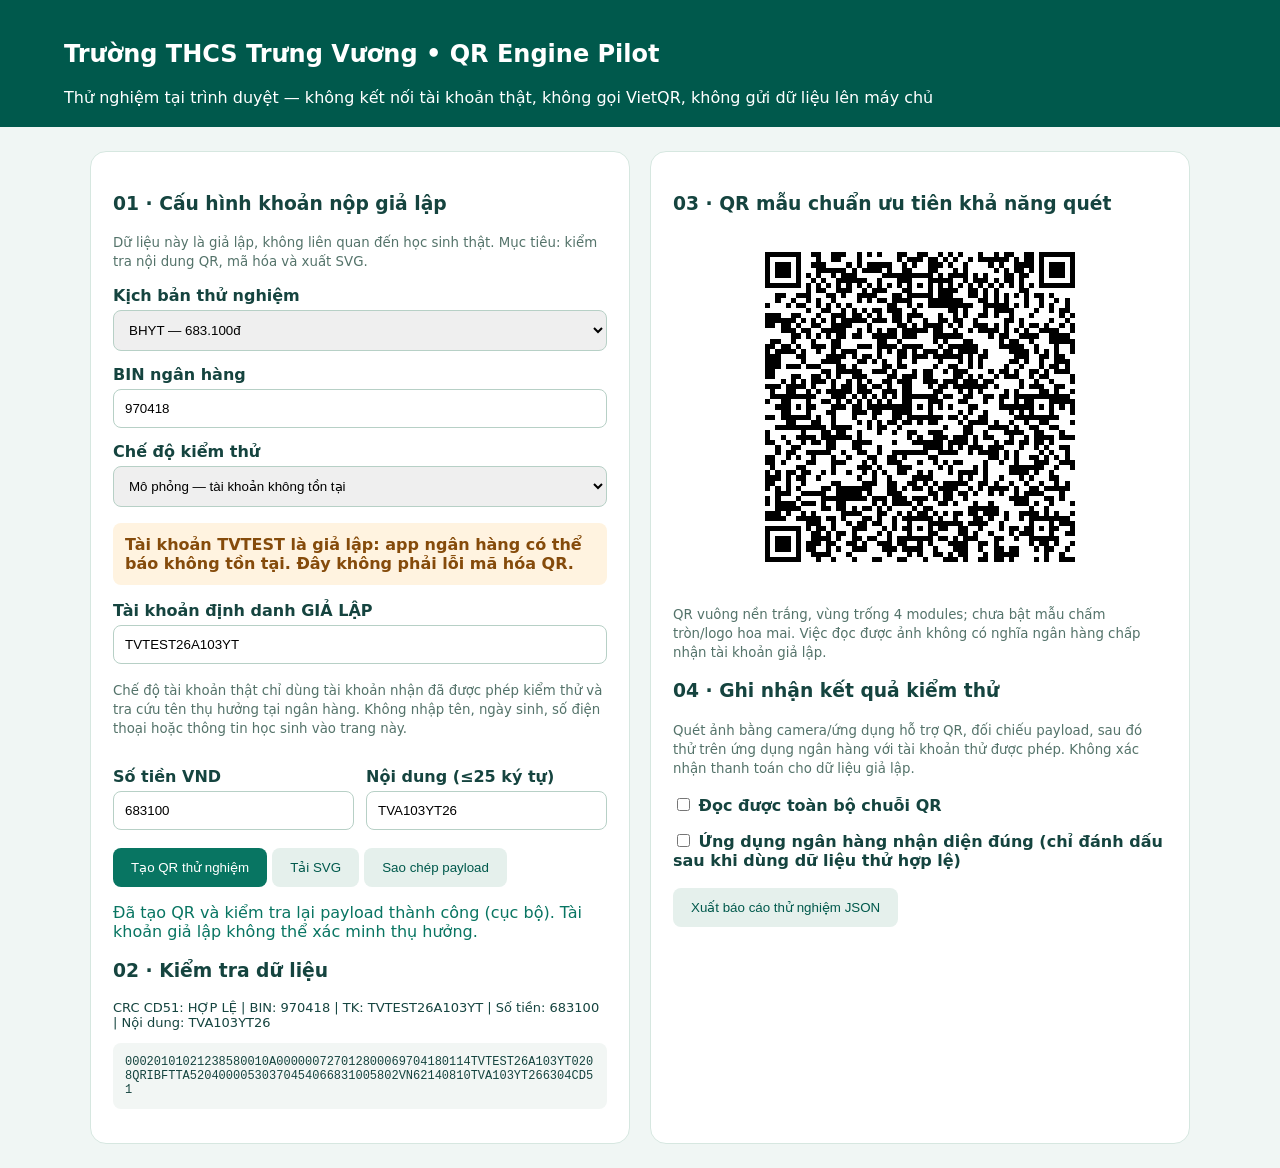
<file: pilot/trungvuong-qr-staging.html>
<!doctype html>
<html lang="vi"><head><meta charset="utf-8"><meta name="viewport" content="width=device-width,initial-scale=1"><title>Trưng Vương • QR Engine Pilot</title>
<style>body{margin:0;background:#f0f6f4;font-family:system-ui,'Segoe UI',sans-serif;color:#15443f}header{background:#00594c;color:white;padding:20px 5vw}main{max-width:1100px;margin:24px auto;padding:0 16px;display:grid;grid-template-columns:1fr 1fr;gap:20px}section{background:#fff;border:1px solid #d6e7e0;border-radius:16px;padding:22px}label{display:block;font-weight:650;margin-top:14px}input,select{width:100%;box-sizing:border-box;padding:11px;border:1px solid #b7d0c6;border-radius:8px;margin-top:5px}button{background:#087562;color:white;border:0;padding:12px 18px;border-radius:8px;cursor:pointer;margin-top:18px}.secondary{background:#e5f0ec;color:#00594c}.grid{display:grid;grid-template-columns:1fr 1fr;gap:12px}#qr svg{max-width:350px;width:100%;height:auto}#qr{text-align:center;margin:18px auto}pre{white-space:pre-wrap;overflow-wrap:anywhere;background:#f2f6f4;padding:12px;border-radius:8px;font-size:12px}small{color:#54736a}#status{min-height:22px;color:#ad401f}#summary{font-size:13px}@media(max-width:780px){main{grid-template-columns:1fr}}</style></head>
<body><header><h2>Trường THCS Trưng Vương • QR Engine Pilot</h2><div>Thử nghiệm tại trình duyệt — không kết nối tài khoản thật, không gọi VietQR, không gửi dữ liệu lên máy chủ</div></header>
<main><section><h3>01 · Cấu hình khoản nộp giả lập</h3><p><small>Dữ liệu này là giả lập, không liên quan đến học sinh thật. Mục tiêu: kiểm tra nội dung QR, mã hóa và xuất SVG.</small></p>
<label>Kịch bản thử nghiệm<select id="scenario"><option value="0">BHYT — 683.100đ</option><option value="1">BHTT — 120.000đ</option><option value="2">Bán trú tháng 11 — 250.000đ</option><option value="3">Không điền trước số tiền</option></select></label>
<label>BIN ngân hàng<input id="bin" value="970418" inputmode="numeric" maxlength="6"></label>
<label>Chế độ kiểm thử<select id="testMode"><option value="demo">Mô phỏng — tài khoản không tồn tại</option><option value="real">Tài khoản BIDV hợp lệ — kiểm tra nhận diện (không tự chuyển tiền)</option></select></label>
<p id="modeWarning" role="status" style="background:#fff3e0;padding:12px;border-radius:8px;font-weight:650;color:#854b0b">Tài khoản TVTEST là giả lập: app ngân hàng có thể báo không tồn tại. Đây không phải lỗi mã hóa QR.</p>
<label id="accountLabel">Tài khoản định danh GIẢ LẬP<input id="account" value="TVTEST26A103YT" maxlength="19" autocomplete="off"></label>
<p><small>Chế độ tài khoản thật chỉ dùng tài khoản nhận đã được phép kiểm thử và tra cứu tên thụ hưởng tại ngân hàng. Không nhập tên, ngày sinh, số điện thoại hoặc thông tin học sinh vào trang này.</small></p>
<div class="grid"><div><label>Số tiền VND<input id="amount" value="683100" inputmode="numeric"></label></div><div><label>Nội dung (≤25 ký tự)<input id="memo" value="TVA103YT26" maxlength="25"></label></div></div>
<div><button id="make">Tạo QR thử nghiệm</button> <button class="secondary" id="save">Tải SVG</button> <button class="secondary" id="copy">Sao chép payload</button></div><p id="status"></p>
<h3>02 · Kiểm tra dữ liệu</h3><p id="summary"></p><pre id="payload"></pre>
</section><section><h3>03 · QR mẫu chuẩn ưu tiên khả năng quét</h3><div id="qr"></div><p><small>QR vuông nền trắng, vùng trống 4 modules; chưa bật mẫu chấm tròn/logo hoa mai. Việc đọc được ảnh không có nghĩa ngân hàng chấp nhận tài khoản giả lập.</small></p>
<h3>04 · Ghi nhận kết quả kiểm thử</h3><p><small>Quét ảnh bằng camera/ứng dụng hỗ trợ QR, đối chiếu payload, sau đó thử trên ứng dụng ngân hàng với tài khoản thử được phép. Không xác nhận thanh toán cho dữ liệu giả lập.</small></p>
<label><input style="width:auto" type="checkbox" id="read"> Đọc được toàn bộ chuỗi QR</label><label><input style="width:auto" type="checkbox" id="bank"> Ứng dụng ngân hàng nhận diện đúng (chỉ đánh dấu sau khi dùng dữ liệu thử hợp lệ)</label>
<button class="secondary" id="report">Xuất báo cáo thử nghiệm JSON</button></section></main>
<script src="../sdk/qr-encoder.js"></script><script src="../sdk/qr-pay-core.js"></script><script src="../sdk/qr-renderer.js"></script>
<script>
'use strict';const el=id=>document.getElementById(id);let last=null;
const cases=[['TVTEST26A103YT','683100','TVA103YT26'],['TVTEST26A103TT','120000','TVA103TT26'],['TVTEST26A103BT','250000','TVA103BT1126'],['TVTEST26A103YT','','TVA103YT26']];
el('scenario').onchange=()=>{let a=cases[Number(el('scenario').value)];if(el('testMode').value==='demo')el('account').value=a[0];el('amount').value=a[1];el('memo').value=a[2];draw();};
el('testMode').onchange=()=>{const isReal=el('testMode').value==='real';el('account').value=isReal?'':cases[Number(el('scenario').value)][0];el('account').placeholder=isReal?'Nhập số tài khoản BIDV hợp lệ được phép thử':'';el('accountLabel').firstChild.textContent=isReal?'Tài khoản BIDV hợp lệ — thử nhận diện':'Tài khoản định danh GIẢ LẬP';el('modeWarning').textContent=isReal?'Chỉ thử quét và xác minh tên chủ tài khoản; không nhấn xác nhận chuyển tiền trừ khi có phép thử giao dịch được phê duyệt.':'Tài khoản TVTEST là giả lập: app ngân hàng có thể báo không tồn tại. Đây không phải lỗi mã hóa QR.';el('modeWarning').style.color=isReal?'#9b3025':'#854b0b';el('bank').checked=false;draw();};
function draw(){try{const input={bin:el('bin').value.trim(),account:el('account').value.trim(),amount:el('amount').value.trim(),note:el('memo').value.trim()};if(input.note!==QRPay.noteClean(input.note))throw Error('Nội dung phải không dấu và đã chuẩn hóa');const p=QRPay.generate(input);const decoded=QRPay.decode(p);if(!decoded.valid||decoded.account!==input.account||decoded.bin!==input.bin||decoded.amount!==input.amount||decoded.note!==input.note)throw Error('Dữ liệu QR không khớp sau giải mã');const svg=renderSVG(p,{size:640,style:'standard'});last={payload:p,svg,inputs:input,crc:decoded.provided};el('qr').innerHTML=svg;el('summary').textContent=`CRC ${decoded.provided}: HỢP LỆ | BIN: ${decoded.bin} | TK: ${decoded.account} | Số tiền: ${decoded.amount||'không ấn định'} | Nội dung: ${decoded.note}`;el('payload').textContent=p;el('status').textContent='Đã tạo QR và kiểm tra lại payload thành công (cục bộ). '+(el('testMode').value==='demo'?'Tài khoản giả lập không thể xác minh thụ hưởng.':'Hãy kiểm tra tên chủ tài khoản tại ngân hàng.');el('status').style.color='#087562';}catch(e){last=null;el('qr').textContent='';el('payload').textContent='';el('status').style.color='#ad401f';el('status').textContent=e.message}}
function download(text,name,type){let a=document.createElement('a'),u=URL.createObjectURL(new Blob([text],{type}));a.href=u;a.download=name;a.click();setTimeout(()=>URL.revokeObjectURL(u),1500)}
el('make').onclick=draw;el('copy').onclick=async()=>{if(!last)return;try{await navigator.clipboard.writeText(last.payload);el('status').textContent='Đã sao chép payload để đối chiếu.';}catch(e){el('status').textContent='Không sao chép được tự động; hãy chọn văn bản trong ô payload.'}};el('save').onclick=()=>{if(last)download(last.svg,'TV_QR_PILOT.svg','image/svg+xml')};el('report').onclick=()=>{if(!last)return;const result={name:'Trung Vuong QR Engine pilot',date:new Date().toISOString(),mode:el('testMode').value,payload: last.payload,inputs:last.inputs,crcValid:true,imageDecodedByExternalScanner:el('read').checked,bankAppRecognized:el('bank').checked,warning:'Bank recognition is not confirmation of successful payment. No transaction has been made by this page.'};download(JSON.stringify(result,null,2),'TV_QR_PILOT_REPORT.json','application/json')};draw();
</script></body></html>
</file>
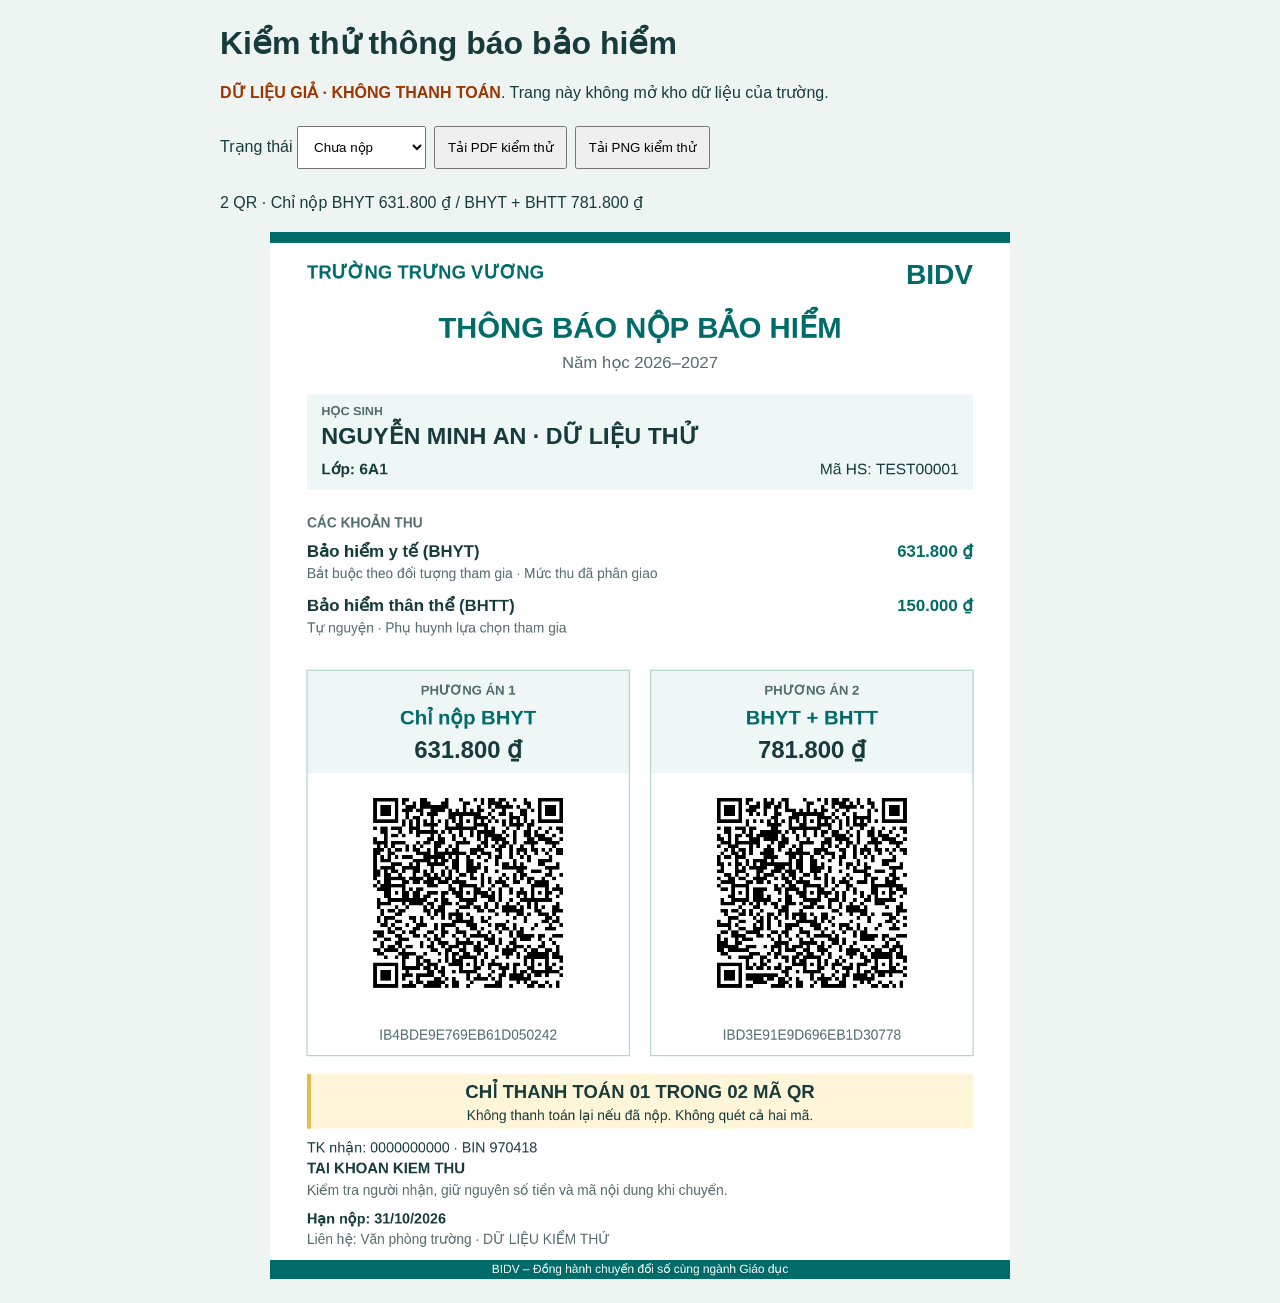
<file: tests/insurance-preview.html>
<!doctype html>
<html lang="vi"><head><meta charset="utf-8"><meta name="viewport" content="width=device-width,initial-scale=1"><title>Kiểm thử thông báo bảo hiểm · Dữ liệu giả</title><style>body{font:16px Arial;background:#edf4f2;margin:24px;color:#173b3b}header{max-width:840px;margin:auto}canvas{width:100%;height:auto;display:block}#preview{max-width:740px;margin:20px auto}button,select{padding:12px;margin:8px 8px 8px 0}strong{color:#9c3500}</style></head><body><header><h1>Kiểm thử thông báo bảo hiểm</h1><p><strong>DỮ LIỆU GIẢ · KHÔNG THANH TOÁN</strong>. Trang này không mở kho dữ liệu của trường.</p><label>Trạng thái <select id="state"><option value="none">Chưa nộp</option><option value="health">Đã nộp BHYT</option><option value="body">Đã nộp BHTT</option><option value="both">Đã nộp đủ</option></select></label><button id="pdf">Tải PDF kiểm thử</button><button id="png">Tải PNG kiểm thử</button><p id="result" role="status"></p></header><div id="preview"></div><script src="../vendor/qrcode.min.js"></script><script src="../vendor/jszip.min.js"></script><script src="../app.js"></script><script src="../insurance.js"></script><script src="insurance-preview.js"></script></body></html>
</file>
<file: styles.css>
:root{--forest:#063f3b;--forest-2:#075e59;--teal:#078778;--teal-soft:#e3f3ef;--gold:#e6b834;--ink:#203432;--muted:#7c8c89;--line:#e1e9e6;--bg:#f3f7f6;--white:#fff;--blue:#4c82c3;--green:#2c9b77;--amber:#d69c21;--rose:#d47764;--shadow:0 3px 14px rgba(13,50,44,.035);font-family:Inter,-apple-system,BlinkMacSystemFont,"Segoe UI",Roboto,Arial,sans-serif;color:var(--ink);font-synthesis:none;text-rendering:optimizeLegibility}*{box-sizing:border-box}body{margin:0;background:var(--bg);font-size:14px;min-width:320px}.app-shell{min-height:100vh}.sidebar{position:fixed;inset:0 auto 0 0;width:264px;background:var(--forest);color:#fff;padding:20px 12px 15px;display:flex;flex-direction:column;z-index:10}.brand{height:66px;display:flex;align-items:center;gap:12px;padding:0 8px 12px;border-bottom:1px solid #ffffff1d}.brand-mark{width:42px;height:42px;border-radius:12px;background:var(--gold);color:var(--forest);font-size:21px;font-weight:800;display:grid;place-items:center}.brand strong{display:block;font-size:16px;letter-spacing:.1px}.brand small{display:block;color:#a9c3c0;font-size:11px;margin-top:4px}.local-pill{margin:17px 4px 23px;padding:12px 10px;border:1px solid #ffffff26;border-radius:12px;background:#ffffff0d;display:flex;align-items:center;gap:10px;min-height:69px}.shield-icon{width:30px;height:30px;border-radius:9px;background:#07877836;color:#8ee0cc;display:grid;place-items:center;font-size:15px;flex:none}.local-pill strong,.local-pill small{display:block}.local-pill strong{font-size:12px;font-weight:650}.local-pill small{font-size:10px;line-height:1.35;color:#aac5c1;margin-top:4px}.nav{display:grid;gap:4px}.nav-item{height:45px;border:0;background:transparent;color:#bbd0cd;font:inherit;font-size:14px;text-align:left;padding:0 12px;border-radius:9px;display:flex;align-items:center;gap:13px;cursor:pointer;transition:background .16s,color .16s}.nav-item:hover{background:#ffffff11;color:white}.nav-item.active{background:#0b655d;color:#fff;font-weight:650;box-shadow:inset 3px 0 var(--gold)}.nav-icon{font-size:18px;width:19px;text-align:center;opacity:.9}.sidebar-bottom{margin-top:auto}.school-chip{border-top:1px solid #ffffff1d;padding:15px 7px 13px;display:flex;align-items:center;gap:11px;margin-bottom:5px}.school-symbol{width:34px;height:34px;border-radius:50%;background:#dff2ed;color:var(--forest);display:grid;place-items:center;font-size:17px}.school-chip strong,.school-chip small{display:block}.school-chip strong{font-size:12px}.school-chip small{font-size:10px;color:#aac5c1;margin-top:4px}.main-area{margin-left:264px;min-height:100vh;padding:0 30px 22px;max-width:1900px}.topbar{height:86px;border-bottom:1px solid var(--line);background:#fff;margin:0 -30px 20px;padding:0 30px;display:flex;align-items:center;justify-content:space-between}.page-title{font-size:22px;line-height:1.2;font-weight:600;letter-spacing:-.45px}.page-subtitle{font-size:12px;color:var(--muted);margin-top:5px}.top-actions{display:flex;align-items:center;gap:12px}.local-tag,.mini-tag{display:inline-flex;align-items:center;gap:7px;padding:6px 10px;border-radius:20px;color:#28675e;background:#e8f4f0;font-size:11px;font-weight:600;white-space:nowrap}.local-tag i{width:7px;height:7px;background:#45ad86;border-radius:50%}.mobile-menu{display:none}.page{display:none;animation:fade-in .18s ease}.page.active{display:block}@keyframes fade-in{from{opacity:.6;transform:translateY(3px)}to{opacity:1;transform:none}}.notice{display:flex;align-items:center;gap:12px;border:1px solid #f0e4b8;background:#fffaf0;border-radius:12px;padding:11px 14px;margin:0 0 17px;min-height:55px;color:#53625c}.notice-sample strong{font-size:12px;font-weight:550}.sample-label{background:#e2b62f;color:#fff;border-radius:6px;padding:5px 8px;font-size:9px;font-weight:800;letter-spacing:.4px;white-space:nowrap}.notice-sample .button{margin-left:auto}.stats-grid{display:grid;grid-template-columns:repeat(5,minmax(130px,1fr));gap:13px;margin-bottom:17px}.stat-card{background:#fff;border:1px solid var(--line);border-radius:17px;min-height:129px;padding:18px 14px;display:flex;align-items:center;gap:12px;box-shadow:var(--shadow);min-width:0}.stat-icon{width:40px;height:40px;border-radius:11px;display:grid;place-items:center;flex:none;font-size:19px;font-weight:700}.stat-icon.mint{background:#e5f4f0;color:#338e7c}.stat-icon.blue{background:#e8f0fa;color:#4d84c0}.stat-icon.green{background:#e7f5ed;color:#2a9a72}.stat-icon.amber{background:#fff4d8;color:#bc8919}.stat-label,.stat-hint{display:block;color:var(--muted);font-size:11px;line-height:1.4}.stat-value{display:block;color:#203632;font-weight:700;font-size:23px;line-height:1.2;margin:3px 0}.stat-hint{font-size:10px;white-space:normal}.completion-card{justify-content:center;background:#f8fcfb}.completion-ring{width:90px;height:90px;border-radius:50%;display:grid;place-items:center;background:conic-gradient(var(--teal) 0deg,#dce8e5 0deg);position:relative}.completion-ring:before{content:"";position:absolute;inset:9px;border-radius:50%;background:#fff}.completion-ring>div{position:relative;text-align:center}.completion-ring strong,.completion-ring small{display:block}.completion-ring strong{font-size:17px}.completion-ring small{font-size:9px;color:var(--muted);margin-top:3px}.dashboard-grid{display:grid;grid-template-columns:minmax(0,1.65fr) minmax(280px,1fr);gap:17px;margin-bottom:17px}.panel{background:#fff;border:1px solid var(--line);border-radius:17px;box-shadow:var(--shadow);min-width:0}.fee-progress-panel,.collection-speed-panel{min-height:280px;padding:19px 20px}.panel-header{display:flex;align-items:flex-start;justify-content:space-between;gap:12px;margin-bottom:16px}.panel-header h2,.privacy-card h2{font-size:15px;line-height:1.3;margin:0;font-weight:650;letter-spacing:-.15px}.panel-header p{font-size:11px;color:var(--muted);margin:5px 0 0;line-height:1.4}.text-button{border:0;padding:2px 0;background:transparent;color:#386b64;font:inherit;font-size:12px;font-weight:600;white-space:nowrap;cursor:pointer}.text-button span{font-size:18px;vertical-align:-1px;margin-left:3px}.text-button:hover{color:#078778}.fee-progress-list{display:grid;gap:9px}.fee-progress-row{padding:11px 12px;background:#f6f9f8;border-radius:11px;display:grid;grid-template-columns:37px minmax(110px,1fr) minmax(110px,1.25fr) 65px;align-items:center;gap:12px}.fee-index{width:33px;height:33px;border:1px solid #dce7e3;border-radius:9px;display:grid;place-items:center;color:#348374;font-size:10px;font-weight:700;background:#fff}.fee-main{min-width:0}.fee-main strong{display:block;font-size:12px;overflow:hidden;text-overflow:ellipsis;white-space:nowrap}.fee-main small{display:block;color:var(--muted);font-size:10px;margin-top:4px}.fee-track,.tiny-track{height:7px;background:#dbe8e4;border-radius:9px;overflow:hidden}.fee-track i,.tiny-track i{height:100%;display:block;border-radius:9px;background:var(--teal)}.fee-progress-meta{text-align:right}.fee-progress-meta strong{display:block;font-size:12px}.fee-progress-meta small{display:block;color:var(--muted);font-size:10px;margin-top:4px}.collection-speed-panel{position:relative;overflow:hidden}.collection-speed-panel:after{content:"";height:5px;width:80px;position:absolute;right:0;top:0;background:var(--gold);border-radius:0 17px 0 10px}.mini-tag{font-size:9px;padding:5px 8px}.speed-total{display:flex;align-items:baseline;gap:8px;margin:5px 0 0}.speed-total strong{font-size:24px;letter-spacing:-.4px}.speed-total span{font-size:10px;color:var(--muted)}.chart-wrap{height:158px;margin-top:5px}.chart-wrap svg{width:100%;height:100%;display:block;overflow:visible}.chart-empty{height:100%;display:grid;place-items:center;text-align:center;color:#a0aeab;font-size:11px}.table-panel{padding:18px 20px;margin-bottom:17px}.class-summary-panel{padding-bottom:7px}.table-wrap{width:100%;overflow:auto}table{border-collapse:separate;border-spacing:0;width:100%;font-size:12px}th{color:#73827e;font-size:9px;letter-spacing:.38px;font-weight:700;text-align:left;white-space:nowrap;padding:11px 12px;border-bottom:1px solid var(--line);background:#fbfcfc}td{padding:12px;border-bottom:1px solid #edf1ef;vertical-align:middle;white-space:nowrap}tbody tr:last-child td{border-bottom:0}tbody tr:hover{background:#fafcfb}.empty-cell{padding:28px 15px;text-align:center;color:#96a39f;white-space:normal}.class-progress{display:flex;align-items:center;gap:9px;min-width:112px}.class-progress>span:first-child{font-size:10px;color:#5d6c68}.tiny-track{width:66px;height:5px}.bottom-grid{display:grid;grid-template-columns:minmax(0,1.4fr) minmax(270px,1fr);gap:17px;margin-bottom:15px}.bottom-grid>.panel{padding:18px 20px}.recent-list{display:grid;gap:7px}.recent-row{display:grid;grid-template-columns:minmax(100px,1fr) 80px auto;align-items:center;gap:12px;padding:7px 1px;border-top:1px solid #eef2f0;font-size:11px}.recent-row strong{overflow:hidden;text-overflow:ellipsis}.recent-row span{color:var(--muted);font-size:10px}.recent-row b{font-size:11px}.empty-inline{padding:18px 10px;text-align:center;color:#99a6a2;font-size:11px}.privacy-card{display:flex;gap:13px;align-items:flex-start}.privacy-card p{font-size:11px;line-height:1.6;color:var(--muted);margin:7px 0 8px}.privacy-mark{width:34px;height:34px;border-radius:10px;background:#e7f4ef;color:#318d75;font-weight:700;display:grid;place-items:center;flex:none}.app-footer{display:flex;justify-content:space-between;gap:12px;color:#8c9996;font-size:10px;padding:7px 2px 0}.page-heading{display:flex;align-items:center;justify-content:space-between;gap:18px;margin:11px 0 19px}.eyebrow{font-size:9px;font-weight:750;letter-spacing:1.2px;color:#278477}.page-heading h1{font-size:25px;letter-spacing:-.6px;margin:5px 0 6px}.page-heading p{margin:0;color:var(--muted);font-size:12px;line-height:1.5}.button{border:1px solid transparent;border-radius:9px;min-height:38px;padding:0 14px;display:inline-flex;align-items:center;justify-content:center;gap:8px;font:inherit;font-size:12px;font-weight:600;cursor:pointer;transition:.16s;white-space:nowrap}.button-primary{background:var(--teal);color:#fff}.button-primary:hover{background:#07695e;transform:translateY(-1px)}.button-outline{color:#29433d;background:#fff;border-color:#d9e4e0}.button-outline:hover{border-color:#90b7aa;background:#f8fbfa}.button-small{min-height:31px;font-size:11px;padding:0 11px}.button-danger{color:#a33e37;background:#fff;border-color:#eacbc7}.button-danger:hover{background:#fff5f4}.toolbar{display:flex;justify-content:space-between;align-items:center;gap:14px;margin-bottom:14px}.search-box{height:39px;max-width:420px;flex:1;background:#fff;border:1px solid var(--line);border-radius:9px;display:flex;align-items:center;padding:0 11px;gap:8px;color:#8b9995}.search-box input{border:0;outline:0;background:transparent;font:inherit;font-size:12px;width:100%;color:var(--ink)}.toolbar-right{display:flex;align-items:center;gap:13px;color:var(--muted);font-size:11px;white-space:nowrap}.wide-table{min-width:1080px}.wide-table th,.wide-table td{text-align:right}.wide-table th:nth-child(1),.wide-table td:nth-child(1),.wide-table th:nth-child(2),.wide-table td:nth-child(2),.wide-table th:nth-child(3),.wide-table td:nth-child(3){text-align:left}.wide-table th[rowspan]{vertical-align:middle}.wide-table .group-heading{text-align:center;color:#2c625a;background:#f5faf8}.insurance-heading{border-bottom-color:#b9ded4}.mandatory-heading{border-bottom-color:#e9d99b}.service-heading{border-bottom-color:#e9d99b}.table-note{font-size:10px;color:var(--muted);margin:10px 2px 0}.fee-detail-grid{display:grid;grid-template-columns:repeat(2,minmax(0,1fr));gap:15px;margin:12px 0 17px}.fee-detail-card{padding:18px 19px;position:relative;overflow:hidden}.fee-detail-card:before{content:"";position:absolute;left:0;top:0;bottom:0;width:4px;background:var(--teal)}.fee-detail-card.service-card:before{background:var(--gold)}.fee-detail-title{display:flex;align-items:flex-start;justify-content:space-between;gap:12px}.fee-detail-title h2{font-size:16px;margin:0}.fee-detail-title p{font-size:11px;color:var(--muted);margin:5px 0 0}.fee-total{font-size:21px;font-weight:700;margin:17px 0 12px}.fee-breakdown{display:grid;grid-template-columns:repeat(3,1fr);gap:10px;padding-top:12px;border-top:1px solid var(--line)}.fee-breakdown span{font-size:10px;color:var(--muted)}.fee-breakdown strong{display:block;font-size:13px;color:var(--ink);margin-top:5px}.fee-card-progress{height:7px;background:#e5eeeb;border-radius:8px;overflow:hidden;margin:12px 0 7px}.fee-card-progress i{height:100%;display:block;background:var(--teal);border-radius:8px}.service-card .fee-card-progress i{background:#d2a52f}.fee-card-foot{font-size:10px;color:var(--muted)}.service-breakdown{display:flex;flex-wrap:wrap;gap:7px;margin-top:13px}.service-chip{border:1px solid #e1e9e6;border-radius:20px;padding:5px 9px;font-size:10px;color:#536b65;background:#fbfdfc}.fee-breakdown-panel{margin-bottom:17px}.category-badge{display:inline-flex;border-radius:20px;padding:4px 8px;font-size:10px;font-weight:650;color:#246c61;background:#e7f4ef}.category-badge.service{color:#876518;background:#fff4d7}.category-badge.unknown{color:#6e7976;background:#eff2f1}.status-badge{display:inline-flex;align-items:center;gap:5px;color:#287b62;background:#e8f6ef;border-radius:20px;padding:5px 8px;font-size:10px}.status-badge.unmatched{color:#a2690a;background:#fff4df}.filter-pills{display:flex;gap:6px;flex-wrap:wrap}.filter-pill{border:1px solid #e2eae7;border-radius:20px;padding:6px 9px;color:#70807b;font-size:10px;white-space:nowrap}.filter-pill b{color:#2c544c;margin-left:3px}.import-cards{display:grid;grid-template-columns:repeat(2,minmax(0,1fr));gap:16px;margin:15px 0}.import-card{padding:20px;min-height:280px}.import-card-top{display:flex;align-items:center;justify-content:space-between;margin-bottom:17px}.import-step{font-size:12px;font-weight:800;color:#34786f;letter-spacing:.6px}.import-card-icon{width:43px;height:43px;border-radius:12px;display:grid;place-items:center;font-size:20px}.student-icon{background:#e8f4ef;color:#378675}.bank-icon{background:#fff3d7;color:#a77b19}.import-card h2{font-size:17px;margin:6px 0}.import-card>p{max-width:430px;color:var(--muted);font-size:12px;line-height:1.55;margin:7px 0 14px;min-height:38px}.file-types{color:#8c9995;font-size:10px;margin-bottom:12px}.full-button{width:100%}.featured-import{border-color:#d8e9e3;background:linear-gradient(180deg,#fff,#fcfefd)}.last-import{font-size:10px;color:#889691;margin-top:10px}.mapping-note,.privacy-explainer{display:flex;align-items:flex-start;gap:12px;padding:13px 15px;background:#edf7f4;border:1px solid #d9ebe5;border-radius:11px;margin:15px 0}.mapping-note strong,.privacy-explainer strong{font-size:12px}.mapping-note p,.privacy-explainer p{font-size:11px;color:#6f817c;line-height:1.5;margin:5px 0 0}.note-icon{width:25px;height:25px;display:grid;place-items:center;border-radius:50%;background:#d8eee7;color:#31816e;font-weight:700;flex:none}.settings-grid{display:grid;grid-template-columns:repeat(3,minmax(0,1fr));gap:14px;margin:16px 0}.setting-card{padding:20px;min-height:220px}.setting-icon{width:39px;height:39px;border-radius:11px;background:#e9f5f1;color:#268372;display:grid;place-items:center;font-size:19px}.setting-card h2{font-size:15px;margin:15px 0 6px}.setting-card p{font-size:11px;line-height:1.55;color:var(--muted);min-height:52px}.danger-card .setting-icon{background:#fff1ef;color:#ba6156}.privacy-explainer{background:#fff;border-color:var(--line);margin-top:20px}.privacy-explainer .privacy-mark{border-radius:50%;width:27px;height:27px}.modal-backdrop{position:fixed;inset:0;background:#10211f77;z-index:20;display:none;align-items:center;justify-content:center;padding:18px}.modal-backdrop.open{display:flex}.modal{width:min(760px,100%);max-height:90vh;overflow:auto;background:#fff;border-radius:16px;padding:21px;box-shadow:0 20px 60px #081b1850}.modal-header{display:flex;align-items:flex-start;justify-content:space-between;margin-bottom:15px}.modal-header h2{font-size:19px;margin:5px 0}.icon-button{width:32px;height:32px;border:0;border-radius:8px;background:#f2f6f4;color:#52645e;font-size:22px;cursor:pointer}.modal-actions{display:flex;justify-content:flex-end;gap:8px;margin-top:16px}.mapping-grid{display:grid;grid-template-columns:repeat(2,minmax(0,1fr));gap:11px}.mapping-field label{display:block;font-size:11px;color:#52635e;margin-bottom:5px}.mapping-field em{color:#c1493e;font-style:normal}.mapping-field select{height:37px;width:100%;border:1px solid #dce6e2;border-radius:8px;background:white;padding:0 9px;font:inherit;font-size:11px;color:var(--ink)}.mapping-intro{font-size:10px;color:var(--muted)}.file-summary{display:flex;align-items:center;gap:10px;background:#f6f9f8;border-radius:9px;padding:10px;margin:12px 0}.file-badge{padding:6px 8px;border-radius:6px;background:#e1f1eb;color:#347b6d;font-size:9px;font-weight:800}.file-summary strong,.file-summary small{display:block}.file-summary strong{font-size:11px}.file-summary small{font-size:10px;color:var(--muted);margin-top:3px}.preview-box{border:1px solid var(--line);border-radius:9px;padding:10px;margin-top:14px}.preview-box>strong{font-size:10px}.preview-box .table-wrap{margin-top:6px;max-height:125px}.preview-box table{font-size:10px}.preview-box td,.preview-box th{padding:6px;max-width:160px;overflow:hidden;text-overflow:ellipsis}.toast{position:fixed;bottom:22px;left:50%;transform:translate(-50%,20px);background:#123e37;color:white;border-radius:10px;padding:11px 15px;font-size:12px;opacity:0;pointer-events:none;transition:.2s;z-index:30;box-shadow:0 8px 24px #0a332d35}.toast.show{opacity:1;transform:translate(-50%,0)}.toast.error{background:#8e342d}
@media(max-width:1200px){.main-area{padding-left:22px;padding-right:22px}.topbar{margin-left:-22px;margin-right:-22px;padding-left:22px;padding-right:22px}.stats-grid{grid-template-columns:repeat(3,minmax(140px,1fr))}.completion-card{min-height:112px}.dashboard-grid{grid-template-columns:minmax(0,1.3fr) minmax(260px,1fr)}}
@media(max-width:850px){.sidebar{width:250px;transform:translateX(-100%);transition:transform .22s;box-shadow:12px 0 25px #002b2720}.sidebar.open{transform:translateX(0)}.main-area{margin-left:0;padding-left:18px;padding-right:18px}.topbar{height:72px;margin-left:-18px;margin-right:-18px;padding-left:18px;padding-right:18px}.mobile-menu{display:grid;place-items:center;width:34px;height:34px;border:1px solid var(--line);background:#fff;border-radius:8px;color:#28564e;font-size:17px;cursor:pointer;margin-right:12px}.topbar>div:nth-child(2){margin-right:auto}.dashboard-grid{grid-template-columns:1fr}.fee-progress-panel,.collection-speed-panel{min-height:unset}.chart-wrap{height:190px}.bottom-grid{grid-template-columns:1fr}.settings-grid{grid-template-columns:1fr 1fr}.app-footer{flex-wrap:wrap}.page-title{font-size:19px}}
@media(max-width:560px){body{font-size:13px}.main-area{padding-left:12px;padding-right:12px}.topbar{margin-left:-12px;margin-right:-12px;padding:0 12px;height:65px;margin-bottom:14px}.mobile-menu{margin-right:8px;width:31px;height:31px}.page-title{font-size:16px}.page-subtitle{font-size:9px;max-width:210px;white-space:nowrap;overflow:hidden;text-overflow:ellipsis}.top-actions{gap:5px}.local-tag{font-size:0;padding:8px}.local-tag i{width:8px;height:8px}.backup-top{font-size:10px;padding:0 8px;min-height:32px}.notice{gap:7px;padding:9px;font-size:10px}.notice-sample strong{font-size:10px}.sample-label{font-size:8px;padding:4px 6px}.notice-sample .button{font-size:9px;padding:0 7px;min-height:29px}.stats-grid{grid-template-columns:repeat(2,minmax(0,1fr));gap:8px}.stat-card{min-height:91px;padding:12px 9px;gap:8px;border-radius:13px}.stat-icon{width:32px;height:32px;font-size:16px}.stat-label{font-size:10px}.stat-value{font-size:18px}.stat-hint{font-size:9px}.completion-card{grid-column:span 2;min-height:82px}.completion-ring{width:66px;height:66px}.completion-ring:before{inset:7px}.completion-ring strong{font-size:14px}.completion-ring small{font-size:8px}.dashboard-grid{gap:10px;margin-bottom:10px}.fee-progress-panel,.collection-speed-panel,.table-panel,.bottom-grid>.panel{padding:14px 12px;border-radius:13px}.panel-header h2{font-size:13px}.panel-header p{font-size:10px}.fee-progress-row{grid-template-columns:29px minmax(70px,1fr) minmax(80px,1fr) 47px;gap:7px;padding:9px 7px}.fee-index{width:27px;height:27px;font-size:9px}.fee-main strong{font-size:10px}.fee-main small,.fee-progress-meta small{font-size:9px}.fee-progress-meta strong{font-size:10px}.fee-track{height:6px}.chart-wrap{height:155px}.bottom-grid{gap:10px}.recent-row{grid-template-columns:minmax(80px,1fr) 53px auto;gap:5px;font-size:10px}.recent-row span{font-size:9px}.recent-row b{font-size:10px}.app-footer{font-size:9px}.page-heading{align-items:flex-start;margin:8px 0 14px}.page-heading h1{font-size:21px}.page-heading p{font-size:11px;max-width:250px}.page-heading>.button{font-size:10px;padding:0 8px;min-height:33px}.toolbar{align-items:stretch;flex-direction:column}.search-box{max-width:none;flex:none}.toolbar-right{justify-content:space-between}.fee-detail-grid,.import-cards{grid-template-columns:1fr;gap:10px}.fee-detail-card{padding:15px}.fee-detail-title h2{font-size:14px}.fee-total{font-size:18px}.fee-breakdown{gap:6px}.fee-breakdown strong{font-size:11px}.settings-grid{grid-template-columns:1fr;gap:10px}.setting-card{min-height:unset;padding:16px}.setting-card p{min-height:unset}.filter-pills{gap:4px}.filter-pill{font-size:9px;padding:5px 7px}.modal{padding:15px}.mapping-grid{grid-template-columns:1fr}.modal-header h2{font-size:16px}}
.empty-state{grid-column:1/-1;padding:25px;color:var(--muted);font-size:12px;text-align:center}.remain-cell{color:#a56d16;font-weight:650}
/* Local QR creation */
.qr-local-note{display:flex;align-items:flex-start;gap:12px;padding:13px 15px;background:#edf7f4;border:1px solid #d9ebe5;border-radius:11px;margin:0 0 15px}.qr-local-note strong{font-size:12px}.qr-local-note p{font-size:11px;color:#6f817c;line-height:1.5;margin:5px 0 0}.qr-layout{display:grid;grid-template-columns:minmax(280px,.9fr) minmax(420px,1.35fr);gap:15px;margin-bottom:20px}.qr-config-card,.qr-create-card{padding:19px}.qr-config-grid,.qr-filter-grid{display:grid;grid-template-columns:repeat(2,minmax(0,1fr));gap:12px}.qr-field{display:grid;gap:6px;min-width:0}.qr-field>span{font-size:10px;color:#52635e;font-weight:650}.qr-field input,.qr-field select{height:38px;width:100%;min-width:0;border:1px solid #dce6e2;border-radius:8px;background:#fff;padding:0 10px;color:var(--ink);font:inherit;font-size:12px}.qr-field input:focus,.qr-field select:focus{outline:2px solid #a9d9ca;border-color:#6aa995}.qr-field-wide{grid-column:1/-1}.qr-config-actions,.qr-create-actions{display:flex;align-items:center;gap:9px;justify-content:space-between;margin-top:14px;padding-top:13px;border-top:1px solid var(--line)}.qr-config-actions>span,.qr-create-actions>span{font-size:10px;color:var(--muted);margin-right:auto}.qr-create-actions{justify-content:flex-start}.qr-create-actions .button{margin-left:auto}.qr-create-actions [hidden]{display:none}.qr-preview-header{margin:18px 2px 10px}.qr-preview-header h2{font-size:15px;margin:0}.qr-preview-header p{font-size:11px;color:var(--muted);margin:5px 0}.qr-preview-grid{display:grid;grid-template-columns:repeat(auto-fill,minmax(220px,1fr));gap:12px}.qr-result-card{padding:13px;text-align:center}.qr-result-top{display:flex;align-items:center;justify-content:space-between;gap:7px}.qr-class-tag{background:#f1f5f3;color:#64746f;padding:4px 8px;border-radius:20px;font-size:9px}.qr-person{margin:13px 0 9px}.qr-person strong,.qr-person small{display:block}.qr-person strong{font-size:13px}.qr-person small{margin-top:3px;font-size:10px;color:var(--muted)}.qr-result-card img{width:min(190px,75%);height:auto;image-rendering:pixelated;border:1px solid #edf1ef;border-radius:8px;padding:5px;background:#fff}.qr-amount{font-size:15px;font-weight:750;margin:8px 0;color:#1d4039}.qr-result-footer{display:flex;align-items:center;justify-content:space-between;gap:7px;border-top:1px solid #eef2f0;padding-top:9px}.qr-result-footer>span{font-size:9px;color:var(--muted);overflow:hidden;text-overflow:ellipsis;white-space:nowrap}.qr-result-footer a{flex:none}.qr-empty-state{grid-column:1/-1;padding:28px;text-align:center;color:#96a39f;font-size:11px}
@media(max-width:850px){.qr-layout{grid-template-columns:1fr}.qr-create-card,.qr-config-card{padding:16px}}
@media(max-width:560px){.qr-config-grid,.qr-filter-grid{grid-template-columns:1fr}.qr-field-wide{grid-column:auto}.qr-create-actions{flex-wrap:wrap}.qr-create-actions .button{margin-left:0}.qr-result-card{padding:11px}}

.qr-external-link{text-decoration:none}.external-link-mark{margin-left:auto;font-size:12px;opacity:.72}


/* Mobile class summary: show all classes without horizontal scrolling */
@media(max-width:560px){
  .class-summary-panel{padding:13px 10px 8px}
  .class-summary-panel .panel-header{margin-bottom:8px}
  .class-summary-panel .panel-header .text-button{display:none}
  .class-summary-panel .table-wrap{overflow:visible}
  .class-summary-panel table{font-size:10px;table-layout:fixed}
  .class-summary-panel th,.class-summary-panel td{padding:9px 4px;white-space:normal}
  .class-summary-panel th{font-size:7.5px;letter-spacing:.1px;line-height:1.2}
  .class-summary-panel th:nth-child(1){width:13%}
  .class-summary-panel th:nth-child(2){width:11%}
  .class-summary-panel th:nth-child(3){width:17%}
  .class-summary-panel th:nth-child(4){width:15%}
  .class-summary-panel th:nth-child(5){width:25%}
  .class-summary-panel th:nth-child(6){width:19%}
  .class-summary-panel td:nth-child(1){font-size:11px}
  .class-summary-panel td:nth-child(2),
  .class-summary-panel td:nth-child(3),
  .class-summary-panel td:nth-child(4){text-align:center}
  .class-summary-panel td:nth-child(5){font-size:9px;text-align:right;white-space:nowrap}
  .class-progress{min-width:0;display:grid;grid-template-columns:1fr;gap:3px}
  .class-progress>span:first-child{text-align:center;font-size:9px}
  .class-progress .tiny-track{width:100%;height:4px}
}

/* Dashboard class drill-down */
.class-summary-row{cursor:pointer}.class-summary-row:hover{background:#f1f8f6}.class-summary-row:focus{outline:2px solid #7fc4b5;outline-offset:-2px}.class-link{color:#08796c;text-decoration:underline;text-decoration-color:#b6dcd4;text-underline-offset:3px}
.class-detail-backdrop{position:fixed;inset:0;background:#10211f77;z-index:25;display:none;align-items:center;justify-content:center;padding:18px}.class-detail-backdrop.open{display:flex}.class-detail-sheet{width:min(980px,100%);max-height:90vh;overflow:auto;background:#fff;border-radius:18px;padding:21px;box-shadow:0 20px 60px #081b1850}.class-detail-head{display:flex;align-items:flex-start;justify-content:space-between;gap:15px;position:sticky;top:-21px;background:#fff;z-index:2;padding:4px 0 12px;border-bottom:1px solid var(--line)}.class-detail-head h2{font-size:21px;margin:5px 0}.class-detail-head p{font-size:11px;color:var(--muted);margin:0}.class-fee-summary{display:grid;grid-template-columns:repeat(auto-fit,minmax(160px,1fr));gap:9px;margin:15px 0}.class-fee-chip{border:1px solid var(--line);background:#f8fbfa;border-radius:11px;padding:10px;display:grid;gap:4px}.class-fee-chip strong{font-size:11px}.class-fee-chip span{font-size:10px;color:var(--muted)}.class-fee-chip b{font-size:12px;color:var(--teal)}.class-detail-table-wrap{overflow:auto}.class-detail-table th:nth-child(1){width:14%}.class-detail-table th:nth-child(2){width:25%}.student-fees-mobile{display:grid;gap:5px}.student-fee-line{display:grid;grid-template-columns:minmax(120px,1fr) 105px 62px;align-items:center;gap:8px;padding:5px 8px;border-radius:7px;background:#f8faf9}.student-fee-line span{font-size:10px;white-space:normal}.student-fee-line strong{font-size:10px;text-align:right}.student-fee-line em{font-size:9px;font-style:normal;text-align:center;border-radius:20px;padding:4px}.student-fee-line.paid em{color:#287b62;background:#e8f6ef}.student-fee-line.unpaid em{color:#a2690a;background:#fff4df}
@media(max-width:560px){.class-detail-backdrop{padding:0;align-items:flex-end}.class-detail-sheet{width:100%;max-height:92vh;border-radius:18px 18px 0 0;padding:15px 11px}.class-detail-head{top:-15px}.class-detail-head h2{font-size:18px}.class-fee-summary{display:flex;overflow-x:auto;gap:7px;margin:11px -2px;padding:0 2px 4px}.class-fee-chip{min-width:145px;flex:none}.class-detail-table th,.class-detail-table td{padding:9px 5px}.class-detail-table th:nth-child(1){width:18%}.class-detail-table th:nth-child(2){width:28%}.class-detail-table td:nth-child(1),.class-detail-table td:nth-child(2){white-space:normal;font-size:9px}.student-fee-line{grid-template-columns:1fr;gap:2px;padding:6px}.student-fee-line strong{text-align:left}.student-fee-line em{text-align:left;width:max-content;padding:3px 6px}}

.class-summary-actions{display:flex;align-items:center;gap:9px}.class-summary-actions label{font-size:10px;color:var(--muted);font-weight:650;white-space:nowrap}.class-summary-actions select{height:34px;border:1px solid #dce6e2;border-radius:8px;background:#fff;padding:0 28px 0 9px;font:inherit;font-size:11px;color:var(--ink);cursor:pointer}
@media(max-width:560px){.class-summary-header{display:block}.class-summary-actions{margin-top:10px;width:100%;display:grid;grid-template-columns:auto 1fr}.class-summary-actions select{width:100%;min-width:0}.class-summary-actions .text-button{display:none!important}.class-summary-actions label{font-size:9px}}

.export-class-report{min-height:34px;color:#08796c;border-color:#b9dcd4}
@media(max-width:560px){.class-summary-actions{grid-template-columns:auto 1fr auto}.class-summary-actions .export-class-report{display:inline-flex!important;font-size:9px;padding:0 8px}}


/* Trưng Vương · student master + flexible fee assignment */
.student-master-table{min-width:1180px}.student-master-table th,.student-master-table td{text-align:left}.student-master-table th:nth-child(n+6):nth-child(-n+9),.student-master-table td:nth-child(n+6):nth-child(-n+9){text-align:right}.student-contact-cell{max-width:270px;white-space:normal;line-height:1.45}.student-master-row{cursor:pointer}.student-master-row:hover{background:#f5faf8}
.fee-setup-layout{display:grid;grid-template-columns:minmax(470px,1.15fr) minmax(340px,.85fr);gap:16px;align-items:start}.fee-builder,.fee-catalog-panel{padding:20px}.fee-form-grid{display:grid;grid-template-columns:repeat(2,minmax(0,1fr));gap:12px}.fee-target-block{margin-top:15px;border:1px solid var(--line);border-radius:11px;padding:13px;background:#fbfdfc}.fee-target-head{display:flex;justify-content:space-between;gap:12px;align-items:center;margin-bottom:9px}.fee-target-head strong{font-size:11px}.fee-target-head span{font-size:10px;color:var(--muted)}#feeTargets{width:100%;min-height:150px;border:1px solid #dce6e2;border-radius:8px;padding:7px;background:#fff;font:inherit;font-size:11px;color:var(--ink)}#feeTargets:disabled{background:#f4f7f6;color:#768681}.fee-target-block small{display:block;font-size:9px;color:var(--muted);margin-top:7px}.fee-code-preview{margin-top:13px;padding:12px 14px;border-radius:10px;background:#edf7f4;border:1px solid #d8ebe5;display:grid;gap:4px}.fee-code-preview span,.fee-code-preview small{font-size:9px;color:var(--muted)}.fee-code-preview strong{font-size:13px;color:#176e61;word-break:break-all}.fee-builder-actions{display:flex;justify-content:flex-end;gap:8px;margin-top:14px}.fee-catalog-list{display:grid;gap:9px}.fee-catalog-item{border:1px solid var(--line);border-radius:11px;padding:12px 13px;display:flex;justify-content:space-between;gap:12px;align-items:center;background:#fff}.fee-catalog-item h3{font-size:13px;margin:6px 0 4px}.fee-catalog-item p{font-size:10px;color:var(--muted);margin:0}.fee-catalog-actions{display:flex;gap:6px;flex:none}
.student-profile-backdrop{position:fixed;inset:0;background:#10211f77;z-index:26;display:none;align-items:center;justify-content:center;padding:18px}.student-profile-backdrop.open{display:flex}.student-profile-sheet{width:min(820px,100%);max-height:90vh;overflow:auto;background:#fff;border-radius:18px;padding:21px;box-shadow:0 20px 60px #081b1850}.student-profile-grid{display:grid;grid-template-columns:repeat(3,minmax(0,1fr));gap:9px;margin:15px 0}.student-profile-grid>div{border:1px solid var(--line);border-radius:10px;padding:10px;background:#fafcfb}.student-profile-grid span,.student-profile-grid strong{display:block}.student-profile-grid span{font-size:9px;color:var(--muted);margin-bottom:4px}.student-profile-grid strong{font-size:11px}.student-profile-fees{margin-top:18px}.student-profile-fee{display:grid;grid-template-columns:minmax(0,1fr) auto 78px;gap:12px;align-items:center;padding:11px 12px;border:1px solid var(--line);border-radius:10px;margin-top:8px}.student-profile-fee strong,.student-profile-fee small{display:block}.student-profile-fee strong{font-size:11px}.student-profile-fee small{font-size:9px;color:var(--muted);margin-top:3px;word-break:break-all}.student-profile-fee>b{font-size:11px}.student-profile-fee>span{font-size:9px;text-align:center;border-radius:20px;padding:5px 7px;color:#a2690a;background:#fff4df}.student-profile-fee.paid>span{color:#287b62;background:#e8f6ef}
@media(max-width:950px){.fee-setup-layout{grid-template-columns:1fr}.fee-builder,.fee-catalog-panel{padding:16px}}
@media(max-width:560px){.fee-form-grid{grid-template-columns:1fr}.fee-target-head{align-items:flex-start;flex-direction:column}.fee-catalog-item{align-items:flex-start;flex-direction:column}.fee-catalog-actions{width:100%}.fee-catalog-actions .button{flex:1}.student-profile-backdrop{padding:0;align-items:flex-end}.student-profile-sheet{width:100%;max-height:92vh;border-radius:18px 18px 0 0;padding:15px 11px}.student-profile-grid{grid-template-columns:1fr 1fr}.student-profile-fee{grid-template-columns:1fr auto}.student-profile-fee>span{grid-column:1/-1;width:max-content}.student-master-table{min-width:980px}}

.student-warning-panel{display:flex;align-items:center;justify-content:space-between;gap:14px;padding:11px 13px;margin:-2px 0 13px;border:1px solid #efd9a7;border-radius:11px;background:#fff9ea}.student-warning-panel[hidden]{display:none}.student-warning-panel strong{font-size:11px;color:#885d08}.student-warning-panel p{font-size:10px;color:#806f4b;margin:4px 0 0}.student-warning-badge{display:inline-flex;align-items:center;gap:3px;margin-left:5px;padding:3px 6px;border-radius:12px;background:#fff0d3;color:#9b6500;font-size:8px;font-weight:700;white-space:nowrap}.student-master-row.has-warning{background:#fffdf7}.student-master-row.has-warning:hover{background:#fff8e8}
@media(max-width:560px){.student-warning-panel{align-items:flex-start;flex-direction:column}.student-warning-panel .button{width:100%}}


/* Receipt / payment confirmation */
.receipt-config-card,.receipt-filter-card{padding:19px;margin-bottom:15px}.receipt-config-card.collapsed .receipt-config-grid,.receipt-config-card.collapsed .receipt-config-actions{display:none}.receipt-config-grid{display:grid;grid-template-columns:repeat(2,minmax(0,1fr));gap:12px}.receipt-config-grid .qr-field-wide{grid-column:1/-1}.receipt-config-actions,.receipt-batch-actions{display:flex;align-items:center;justify-content:flex-end;gap:9px;margin-top:14px;padding-top:13px;border-top:1px solid var(--line)}.receipt-config-actions>span,.receipt-batch-actions>span{margin-right:auto;font-size:10px;color:var(--muted)}.receipt-filter-grid{display:grid;grid-template-columns:repeat(3,minmax(0,1fr));gap:12px}.receipt-mini-stats{display:flex;gap:7px;flex-wrap:wrap}.receipt-mini-stats span{font-size:9px;background:#f2f6f5;border:1px solid var(--line);border-radius:18px;padding:5px 8px;color:var(--muted)}.receipt-mini-stats b{color:var(--ink);margin-left:3px}.receipt-table{min-width:1180px}.receipt-row-actions{display:flex;gap:8px;align-items:center}.danger-link{color:#a64a41}.receipt-status{display:inline-flex;border-radius:18px;padding:5px 8px;font-size:9px;font-weight:700;white-space:nowrap}.receipt-status.ready{background:#fff4df;color:#9a680d}.receipt-status.paid{background:#e8f6ef;color:#287b62}.receipt-status.cancelled{background:#fff0ee;color:#a94f46}
.receipt-print-root{display:none}.receipt-print-sheet{font-family:"Times New Roman",serif;color:#111;background:#fff;border:1px solid #b9b9b9;padding:14mm 13mm 11mm;min-height:132mm;position:relative;break-inside:avoid;page-break-inside:avoid}.receipt-print-sheet+.receipt-print-sheet{margin-top:8mm}.receipt-print-top{display:flex;justify-content:space-between;gap:15mm;border-bottom:1px solid #222;padding-bottom:5mm}.receipt-print-top>div:first-child{display:grid;gap:2px;font-size:10pt}.receipt-print-top b{font-size:12pt}.receipt-print-top span{font-size:9pt}.receipt-number{text-align:right;display:grid;align-content:start;gap:3px;font-size:9pt}.receipt-number strong{font-size:11pt}.receipt-print-sheet h1{text-align:center;font-size:17pt;margin:8mm 0 2mm}.receipt-print-meta{display:flex;justify-content:center;gap:10mm;font-size:9.5pt;margin-bottom:6mm}.receipt-print-person{display:grid;grid-template-columns:2fr 1.2fr .8fr;border:1px solid #777;border-bottom:0}.receipt-print-person p{margin:0;padding:3mm;border-right:1px solid #aaa}.receipt-print-person p:last-child{border-right:0}.receipt-print-person span,.receipt-print-person strong{display:block}.receipt-print-person span{font-size:8.5pt;color:#444;margin-bottom:1.5mm}.receipt-print-person strong{font-size:10pt}.receipt-print-table{width:100%;border-collapse:collapse;font-size:9.5pt}.receipt-print-table th,.receipt-print-table td{border:1px solid #777;padding:3mm 2.5mm;text-align:left}.receipt-print-table th:last-child,.receipt-print-table td:last-child{text-align:right}.receipt-print-amount{display:flex;gap:3mm;padding:4mm 0;border-bottom:1px dotted #999;font-size:9.5pt}.receipt-print-bank{display:flex;justify-content:space-between;gap:8mm;padding:3mm 0;font-size:9pt}.receipt-signatures{display:grid;grid-template-columns:repeat(3,1fr);gap:6mm;text-align:center;margin-top:8mm;min-height:26mm}.receipt-signatures div{display:flex;flex-direction:column;justify-content:space-between}.receipt-signatures strong{font-size:9.5pt}.receipt-signatures span{font-size:9pt}.receipt-print-note{font-size:7.5pt;color:#555;margin:5mm 0 0;text-align:center;line-height:1.35}.receipt-cancel-stamp{position:absolute;right:16mm;top:46mm;border:3px solid #9c332c;color:#9c332c;padding:3mm 6mm;font-weight:700;font-size:13pt;transform:rotate(-8deg);opacity:.8}.receipt-print-cancelled{opacity:.8}
@media(max-width:850px){.receipt-filter-grid{grid-template-columns:repeat(2,minmax(0,1fr))}.receipt-config-grid{grid-template-columns:1fr}.receipt-config-grid .qr-field-wide{grid-column:auto}}
@media(max-width:560px){.receipt-filter-grid{grid-template-columns:1fr}.receipt-batch-actions,.receipt-config-actions{align-items:stretch;flex-direction:column}.receipt-batch-actions>span,.receipt-config-actions>span{margin-right:0}.receipt-batch-actions .button,.receipt-config-actions .button{width:100%}.receipt-mini-stats{margin-top:9px}}
@media print{
  body.printing-receipts .app-shell,body.printing-receipts>.student-profile-backdrop,body.printing-receipts>.class-detail-backdrop,body.printing-receipts>.modal-backdrop,body.printing-receipts>.toast{display:none!important}
  body.printing-receipts{background:#fff;margin:0}
  body.printing-receipts .receipt-print-root{display:block!important}
  body.printing-receipts .receipt-print-sheet{border:0;margin:0!important;min-height:132mm;page-break-after:auto}
  @page{size:A4 portrait;margin:8mm}
}


/* Cash collection */
.cash-entry-card{padding:19px;margin-bottom:15px;border-color:#eadfbf;background:linear-gradient(180deg,#fff,#fffdf8)}.cash-entry-grid{display:grid;grid-template-columns:repeat(3,minmax(0,1fr));gap:12px}.cash-entry-grid .qr-field-wide{grid-column:1/-1}.cash-entry-preview{margin-top:13px;padding:11px 13px;border:1px solid #eadfbf;border-radius:10px;background:#fffaf0;display:grid;gap:3px;font-size:10px;color:#7b6c48}.cash-entry-preview strong{font-size:12px;color:var(--ink)}.cash-entry-preview span{font-size:11px;color:#7e601c}.cash-entry-preview small{font-size:9px;color:var(--muted)}.receipt-payer-line{display:grid;grid-template-columns:auto 1fr auto 2fr;gap:2mm 3mm;align-items:center;padding:3mm 0;border-bottom:1px dotted #999;font-size:9.5pt}.receipt-payer-line span{color:#444}.cash-signatures{grid-template-columns:repeat(5,1fr);gap:3mm}.receipt-method-mini{display:block;font-size:8px;color:var(--muted);margin-top:3px}
@media(max-width:850px){.cash-entry-grid{grid-template-columns:repeat(2,minmax(0,1fr))}.cash-entry-grid .qr-field-wide{grid-column:1/-1}}
@media(max-width:560px){.cash-entry-grid{grid-template-columns:1fr}.cash-entry-grid .qr-field-wide{grid-column:auto}.receipt-payer-line{grid-template-columns:1fr}}
@media print{body.printing-receipts .cash-signatures{grid-template-columns:repeat(5,1fr)}}


/* Bulk payment notices */
.notice-tool-grid{display:grid;grid-template-columns:minmax(520px,1.25fr) minmax(330px,.75fr);gap:16px;align-items:start}.notice-builder-card,.notice-output-card,.notice-preview-panel{padding:19px}.notice-form-grid{display:grid;grid-template-columns:repeat(2,minmax(0,1fr));gap:12px}.notice-fee-select,.notice-message-field{grid-column:1/-1}.notice-fee-select select{min-height:155px}.notice-fee-select small{font-size:9px;color:var(--muted);margin-top:5px}.notice-message-field textarea{resize:vertical;min-height:90px}.notice-summary-box{display:grid;grid-template-columns:repeat(3,1fr);gap:9px;margin-top:14px}.notice-summary-box>div{padding:12px;border-radius:10px;background:#edf8f6;border:1px solid #d9ebe7}.notice-summary-box span,.notice-summary-box strong{display:block}.notice-summary-box span{font-size:9px;color:var(--muted)}.notice-summary-box strong{font-size:17px;color:#126f63;margin-top:4px}.notice-template-options{display:grid;gap:9px}.notice-template-option{display:grid;grid-template-columns:auto 1fr auto;gap:10px;align-items:center;padding:13px;border:1px solid var(--line);border-radius:12px;cursor:pointer;background:#fff}.notice-template-option.selected{border-color:#168d7f;background:#eff9f7;box-shadow:inset 0 0 0 1px #168d7f}.notice-template-option input{accent-color:#078778}.notice-template-option strong,.notice-template-option span{display:block}.notice-template-option strong{font-size:12px}.notice-template-option span{font-size:9px;color:var(--muted);margin-top:3px}.notice-template-option i{font-style:normal;font-size:10px;font-weight:700;color:#08786c;background:#dff2ee;border-radius:8px;padding:6px 8px}.notice-output-actions{display:grid;grid-template-columns:1fr 1fr;gap:8px;margin-top:14px}.notice-output-actions .button:first-child{grid-column:1/-1}.notice-export-note{margin-top:12px;padding:11px;border-radius:10px;background:#f7faf9;font-size:9px;line-height:1.5;color:var(--muted)}.notice-export-note strong{color:var(--ink);margin-right:4px}.notice-preview-list{display:grid;grid-template-columns:repeat(auto-fit,minmax(320px,1fr));gap:14px}.notice-preview-list .notice-a4-sheet{transform-origin:top left;font-size:8px}.notice-preview-more{grid-column:1/-1;text-align:center;padding:15px;color:var(--muted);font-size:10px}.notice-print-root{display:none}
.notice-branded-qr{text-align:center}.notice-branded-qr .bidv-flower{font-size:30px;line-height:1;color:#f5b927;margin:2px 0 5px}.notice-qr-image{display:inline-block;position:relative;background:#fff;border:2px solid #274d75;padding:5px}.notice-qr-image img{display:block;width:210px;height:210px;image-rendering:pixelated}.notice-qr-v{position:absolute;left:50%;top:50%;transform:translate(-50%,-50%);display:grid;place-items:center;width:28px;height:28px;border-radius:4px;background:#fff;color:#e7283b;font:bold 24px/1 Arial}.notice-qr-brands{display:flex;align-items:center;justify-content:center;gap:12px;margin-top:7px}.notice-qr-brands b{font:italic 700 20px Arial;color:#27598a}.notice-qr-brands b span{color:#25a7df}.notice-qr-brands i{width:1px;height:25px;background:#778698}.notice-qr-brands strong{font:700 25px Arial;color:#08796e}.notice-qr-brands em{font-style:normal;color:#f5b927;font-size:20px}.notice-branded-qr small{display:block;margin-top:5px;color:#1c6182;font-size:9px;font-weight:700}
.notice-a4-sheet{width:100%;max-width:780px;margin:0 auto;background:#fff;border:1px solid #dbe5ea;padding:24px 28px;color:#16314b;font-family:Arial,sans-serif;box-sizing:border-box}.notice-a4-letterhead{display:grid;grid-template-columns:1fr 1.15fr;gap:20px;text-align:center}.notice-a4-letterhead>div{display:grid;gap:5px}.notice-a4-letterhead strong{font-size:12px}.notice-a4-letterhead b{font-size:13px}.notice-a4-sheet>h1{text-align:center;font-size:25px;color:#08768c;margin:24px 0}.notice-a4-student{display:grid;grid-template-columns:1.6fr 1fr .7fr 1.2fr;border:1px solid #d7e9f0;border-radius:10px;background:#f4fbfd;overflow:hidden}.notice-a4-student>div{padding:11px;border-right:1px solid #d7e9f0}.notice-a4-student>div:last-child{border-right:0}.notice-a4-student span,.notice-a4-student strong{display:block}.notice-a4-student span{font-size:9px;color:#687b8f;margin-bottom:3px}.notice-a4-student strong{font-size:11px}.notice-a4-sheet>h2{font-size:15px;color:#155879;margin:18px 0 8px}.notice-a4-sheet table{width:100%;border-collapse:collapse;font-size:11px}.notice-a4-sheet th,.notice-a4-sheet td{border:1px solid #cfe0e8;padding:8px}.notice-a4-sheet th{background:#e6f5f9}.notice-a4-sheet th:first-child,.notice-a4-sheet td:first-child{width:44px;text-align:center}.notice-a4-sheet th:last-child,.notice-a4-sheet td:last-child{text-align:right;width:140px}.notice-total-row{background:#e0f5f2;font-weight:700}.notice-total-row td:last-child{background:#087c78;color:#fff;font-size:16px}.notice-a4-words{padding:10px 0;font-size:10px}.notice-a4-payment{display:grid;grid-template-columns:300px 1fr;gap:22px;align-items:center;margin-top:12px;padding-top:12px;border-top:2px solid #e1f0f2}.notice-a4-guide{padding:14px;border:1px solid #d9eaf2;border-radius:10px;background:#f9fcfe}.notice-a4-guide h2{font-size:15px;margin:0 0 10px;color:#155879}.notice-a4-guide p{font-size:10px;line-height:1.45;margin:8px 0}.notice-deadline{color:#d04444;background:#fff0ef;padding:5px 7px;border-radius:6px}.notice-parent-message{color:#3e627a;border-top:1px dashed #cfdee5;padding-top:9px}.notice-a4-sign{display:grid;grid-template-columns:1fr 1fr;text-align:center;margin-top:18px}.notice-a4-sign>div:last-child{display:grid;gap:8px;justify-items:center}.notice-a4-sign i{font-size:10px}.notice-a4-sign strong{font-size:11px}.notice-a4-sign span{font-size:10px;margin-top:35px;font-weight:700}
.notice-mobile-preview{max-width:390px;margin:auto;background:#f7fcff;border:1px solid #d8eaf4;border-radius:22px;padding:15px;color:#12335e;box-shadow:0 7px 22px #12335e13}.notice-mobile-head{padding:15px;border-radius:15px;background:#e8f7ff}.notice-mobile-head strong,.notice-mobile-head span{display:block}.notice-mobile-head strong{font-size:17px}.notice-mobile-head span{font-size:12px;color:#60748d;margin-top:4px}.notice-mobile-person{padding:17px;background:#fff;border-radius:15px;margin-top:10px}.notice-mobile-person b,.notice-mobile-person span,.notice-mobile-person small{display:block}.notice-mobile-person b{font-size:18px}.notice-mobile-person span,.notice-mobile-person small{margin-top:5px;color:#62748c}.notice-mobile-total{padding:17px;border-radius:15px;margin-top:10px;background:#def5f8}.notice-mobile-total span,.notice-mobile-total strong,.notice-mobile-total b{display:block}.notice-mobile-total span{font-size:11px;font-weight:700}.notice-mobile-total strong{font-size:31px;color:#08798b;margin:5px 0}.notice-mobile-total b{font-size:10px;color:#cf4944}.notice-mobile-items{padding:14px;background:#fff;border:1px solid #daeaf2;border-radius:15px;margin:10px 0}.notice-mobile-items>div{display:flex;justify-content:space-between;gap:10px;padding:7px 0;border-bottom:1px solid #e9f0f4;font-size:11px}.notice-mobile-items>div:last-child{border-bottom:0}.notice-mobile-preview>.notice-branded-qr{padding:13px;background:#eefbf9;border-radius:15px}.notice-mobile-preview>p{background:#e8f5ff;border-radius:12px;padding:10px;font-size:10px;color:#285b8a}
@media(max-width:980px){.notice-tool-grid{grid-template-columns:1fr}.notice-preview-list{grid-template-columns:1fr 1fr}}
@media(max-width:650px){.notice-form-grid{grid-template-columns:1fr}.notice-fee-select,.notice-message-field{grid-column:auto}.notice-summary-box{grid-template-columns:1fr}.notice-output-actions{grid-template-columns:1fr}.notice-output-actions .button:first-child{grid-column:auto}.notice-preview-list{grid-template-columns:1fr}.notice-a4-payment{grid-template-columns:1fr}.notice-a4-student{grid-template-columns:1fr 1fr}}
@media print{
  body.printing-notices .app-shell,body.printing-notices>.student-profile-backdrop,body.printing-notices>.class-detail-backdrop,body.printing-notices>.modal-backdrop,body.printing-notices>.toast,body.printing-notices>.receipt-print-root{display:none!important}
  body.printing-notices{background:#fff;margin:0}
  body.printing-notices .notice-print-root{display:block!important}
  body.printing-notices .notice-a4-sheet{width:190mm;max-width:none;min-height:277mm;border:0;margin:0 auto!important;padding:10mm 12mm;page-break-after:always;break-after:page}
  body.printing-notices .notice-a4-sheet:last-child{page-break-after:auto;break-after:auto}
  body.printing-notices .notice-qr-image img{width:52mm;height:52mm}
  @page{size:A4 portrait;margin:6mm}
}

/* Insurance notices: separate two-choice workflow. */
.ib-layout{display:grid;grid-template-columns:minmax(300px,390px) minmax(0,1fr);gap:24px;align-items:start}
.ib-controls{padding:24px;display:flex;flex-direction:column;gap:16px}.ib-controls h2{font-size:17px;margin:6px 0 0}.ib-controls .qr-field{margin:0}.ib-fields{display:grid;grid-template-columns:1fr 1fr;gap:12px}.ib-summary{padding:14px;background:#eef7f5;border-radius:10px;font-size:13px;line-height:1.7;color:#165b56}.ib-summary details{margin-top:8px}.ib-summary p{max-height:180px;overflow:auto}.ib-account{border:1px solid #d5e4df;border-radius:10px;padding:14px}.ib-account summary{font-weight:700;cursor:pointer}.ib-account .qr-field{margin:12px 0}.ib-actions{display:flex;flex-wrap:wrap;gap:10px}.ib-controls .table-note,.ib-preview-panel .table-note{margin:0;line-height:1.7}.ib-preview-panel{padding:22px}.ib-preview-panel .panel-header{padding:0 0 20px}.ib-pager{display:flex;gap:6px}.ib-preview-image{background:#e6eeeb;border:1px solid #d8e4df;padding:18px;border-radius:12px;margin-bottom:18px}.ib-preview-image canvas{display:block;width:100%;height:auto;background:white;box-shadow:0 5px 20px #163e3920}.ib-preview-image .empty-inline{min-height:460px;display:grid;place-content:center;text-align:center}.ib-controls button:disabled,.ib-pager button:disabled{opacity:.5;cursor:wait}#ibProgress{font-size:13px;color:#176961;line-height:1.6;overflow-wrap:anywhere;margin:0}.ib-controls input,.ib-controls select{min-width:0;width:100%}
@media(max-width:1100px){.ib-layout{grid-template-columns:1fr}.ib-preview-panel{max-width:800px;width:100%}.ib-preview-image{padding:8px}}
@media(max-width:600px){.ib-controls{padding:18px}.ib-fields{grid-template-columns:1fr}.ib-preview-panel{padding:12px}.ib-preview-image{padding:0}.ib-preview-panel .panel-header{gap:10px}.ib-actions .button{width:100%}}
.ib-actions [hidden]{display:none!important}.ib-controls select[multiple]{height:150px;padding:8px}


.cash-session-card{padding:19px;margin-top:18px;margin-bottom:16px;border-color:#cfe5df;background:linear-gradient(180deg,#fff,#fbfffe)}
.cash-session-toolbar{display:grid;grid-template-columns:repeat(5,minmax(0,1fr));gap:12px}
.cash-session-stats{display:grid;grid-template-columns:repeat(5,minmax(0,1fr));gap:9px;margin-top:14px}
.cash-session-stats>div{padding:11px 12px;border-radius:10px;background:#eef8f5;border:1px solid #d7e8e3}
.cash-session-stats span,.cash-session-stats strong{display:block}.cash-session-stats span{font-size:9px;color:var(--muted)}.cash-session-stats strong{font-size:16px;color:#136f65;margin-top:4px}
.cash-session-table-wrap{overflow:auto;margin-top:14px;border:1px solid var(--line);border-radius:11px;background:#fff;max-height:520px}
.cash-session-table{min-width:900px;width:100%;border-collapse:separate;border-spacing:0}
.cash-session-table th{position:sticky;top:0;z-index:2;background:#e9f5f2;white-space:nowrap}
.cash-session-table th small{display:block;font-size:8px;font-weight:500;color:var(--muted);margin-top:2px}
.cash-session-table td,.cash-session-table th{padding:9px 10px;border-bottom:1px solid #e8efed;text-align:left;font-size:10px}
.cash-check-cell{text-align:center!important;min-width:115px}.cash-check-cell label{display:grid;justify-items:center;gap:4px;cursor:pointer}
.cash-check-cell input{width:19px;height:19px;accent-color:#078778}.cash-check-cell span{font-size:8px;color:var(--muted)}
.cash-paid{text-align:center!important}.cash-paid span{display:inline-block;padding:5px 7px;border-radius:999px;font-size:8px;font-weight:700}
.cash-paid-bank span{background:#e5f1ff;color:#245a8d}.cash-paid-cash span{background:#e7f7ef;color:#21734f}
.cash-na{text-align:center!important;color:#a2aaa8}.cash-row-total{text-align:right!important;font-weight:700;color:#176f64}
.cash-session-check{display:grid;grid-template-columns:minmax(260px,.55fr) 1fr;gap:14px;align-items:end;margin-top:13px}
.cash-session-status{padding:11px 13px;border-radius:10px;background:#f5f8f7;border:1px solid #dde7e4;font-size:10px;color:#60706d;min-height:18px}
.cash-session-actions{margin-top:12px}.cash-diff-ok{color:#16734f!important}.cash-diff-bad{color:#b4433e!important}.success-text{color:#16734f}.danger-text{color:#b4433e}
.cash-file-card{padding:19px;margin-top:16px;margin-bottom:10px}
@media(max-width:1100px){.cash-session-toolbar{grid-template-columns:repeat(2,minmax(0,1fr))}.cash-session-stats{grid-template-columns:repeat(3,minmax(0,1fr))}}
@media(max-width:700px){.cash-session-toolbar{grid-template-columns:1fr}.cash-session-stats{grid-template-columns:repeat(2,minmax(0,1fr))}.cash-session-check{grid-template-columns:1fr}}

.school-brand{height:auto;min-height:82px;padding:4px 8px 14px;align-items:flex-start}
.school-brand .brand-mark{margin-top:2px;flex:none}
.school-brand .brand-copy{min-width:0}
.school-brand .brand-copy strong{font-size:13px;line-height:1.35;letter-spacing:.2px;text-transform:uppercase}
.school-brand .brand-copy small{font-size:11px;line-height:1.35;margin-top:5px}
.sidebar-bottom{margin-top:auto;padding-top:10px;border-top:1px solid #ffffff1d}

.student-status-badge{display:inline-flex;align-items:center;padding:4px 8px;border-radius:999px;font-size:11px;font-weight:700;white-space:nowrap}
.student-status-badge.active{background:#e5f5ef;color:#0b7a62}
.student-status-badge.inactive{background:#f5ebe8;color:#9a3c2f}
.student-inactive-row{opacity:.72;background:#faf8f7}
.student-profile-actions{display:flex;gap:10px;justify-content:flex-end;margin:14px 0 4px;flex-wrap:wrap}
.student-manage-sheet{max-width:760px}
.compact-select{min-height:42px;border:1px solid var(--border);border-radius:12px;padding:0 12px;background:#fff;color:var(--text)}

.paid-report-card{padding:19px;margin-bottom:16px}
.paid-report-grid{grid-template-columns:repeat(4,minmax(0,1fr))}
.paid-report-fees{grid-column:1/-1}
.paid-report-fees select{min-height:150px}
.paid-report-fees small{font-size:9px;color:var(--muted);margin-top:5px}
.paid-report-actions{margin-top:13px}
.insurance-remittance-card{padding:19px;margin-bottom:16px}
.insurance-remittance-grid{display:grid;grid-template-columns:repeat(4,minmax(0,1fr));gap:12px}
.insurance-remittance-stats{display:grid;grid-template-columns:repeat(5,minmax(0,1fr));gap:9px;margin-top:14px}
.insurance-remittance-stats>div{padding:11px 12px;border-radius:10px;background:#eef8f5;border:1px solid #d7e8e3}
.insurance-remittance-stats span,.insurance-remittance-stats strong{display:block}
.insurance-remittance-stats span{font-size:9px;color:var(--muted)}
.insurance-remittance-stats strong{font-size:16px;color:#136f65;margin-top:4px}
.insurance-remittance-status{margin-top:12px;padding:11px 13px;border-radius:10px;background:#f6f9f8;border:1px solid #dde7e4;font-size:10px;color:#60706d}
.insurance-remittance-preview{margin-top:12px;max-height:360px}
.insurance-remittance-actions{margin-top:12px}
.insurance-remittance-history{margin-top:18px;padding-top:14px;border-top:1px solid var(--line)}
.panel-header.compact{margin-bottom:8px}
.cash-diff-ok{color:#16734f!important}.cash-diff-bad{color:#b4433e!important}.success-text{color:#16734f}.danger-text{color:#b4433e}
@media(max-width:1100px){.paid-report-grid{grid-template-columns:repeat(2,minmax(0,1fr))}.insurance-remittance-grid{grid-template-columns:repeat(2,minmax(0,1fr))}.insurance-remittance-stats{grid-template-columns:repeat(3,minmax(0,1fr))}}
@media(max-width:700px){.paid-report-grid{grid-template-columns:1fr}.paid-report-fees{grid-column:auto}.insurance-remittance-grid{grid-template-columns:1fr}.insurance-remittance-stats{grid-template-columns:repeat(2,minmax(0,1fr))}}

/* Workflow navigation 2026-11-06: five primary domains + settings */
.sidebar{overflow-y:auto;scrollbar-width:thin;scrollbar-color:#47736e transparent}
.nav{display:flex;flex-direction:column;gap:4px;min-height:0}
.nav-section{display:flex;flex-direction:column;gap:2px}
.nav-section .nav-group-toggle{width:100%;font-weight:600;color:#c6dad7}
.nav-group-label{flex:1;min-width:0}
.nav-chevron{margin-left:auto;transition:transform .18s ease;font-size:18px;line-height:1}
.nav-section.expanded .nav-chevron{transform:rotate(180deg)}
.nav-submenu{display:flex;flex-direction:column;gap:2px;padding:2px 0 5px 29px}
.nav-submenu[hidden]{display:none!important}
.nav-item.nav-child{min-height:36px;height:auto;padding:8px 9px 8px 12px;font-size:12.5px;line-height:1.3;border-radius:7px;width:100%;white-space:normal}
.nav-child.active{background:#0b655d;box-shadow:inset 3px 0 var(--gold);font-weight:650;color:white}
.nav-group-toggle.active{background:#ffffff13;color:white;box-shadow:none}
.nav-section.expanded .nav-group-toggle{background:#ffffff10}
.nav-direct.active{background:#0b655d}
.sidebar-bottom{flex-shrink:0;padding-top:8px;border-top:1px solid #ffffff1d}
@media(max-width:700px){.nav-item.nav-child{min-height:42px;font-size:13px}.nav-section .nav-group-toggle{min-height:46px}}


/* Compact tools preserve access without crowding daily navigation. */
.sidebar>.brand,.sidebar>.local-pill{flex-shrink:0}
.nav-tools summary{padding:9px 12px;color:#aac5c1;cursor:pointer;font-size:12px;border-radius:7px}
.nav-tools summary:hover{background:#ffffff11;color:#fff}
.nav-item:focus-visible,.nav-tools summary:focus-visible{outline:2px solid var(--gold);outline-offset:2px}
@media(prefers-reduced-motion:reduce){.nav-chevron{transition:none}}
</file>
